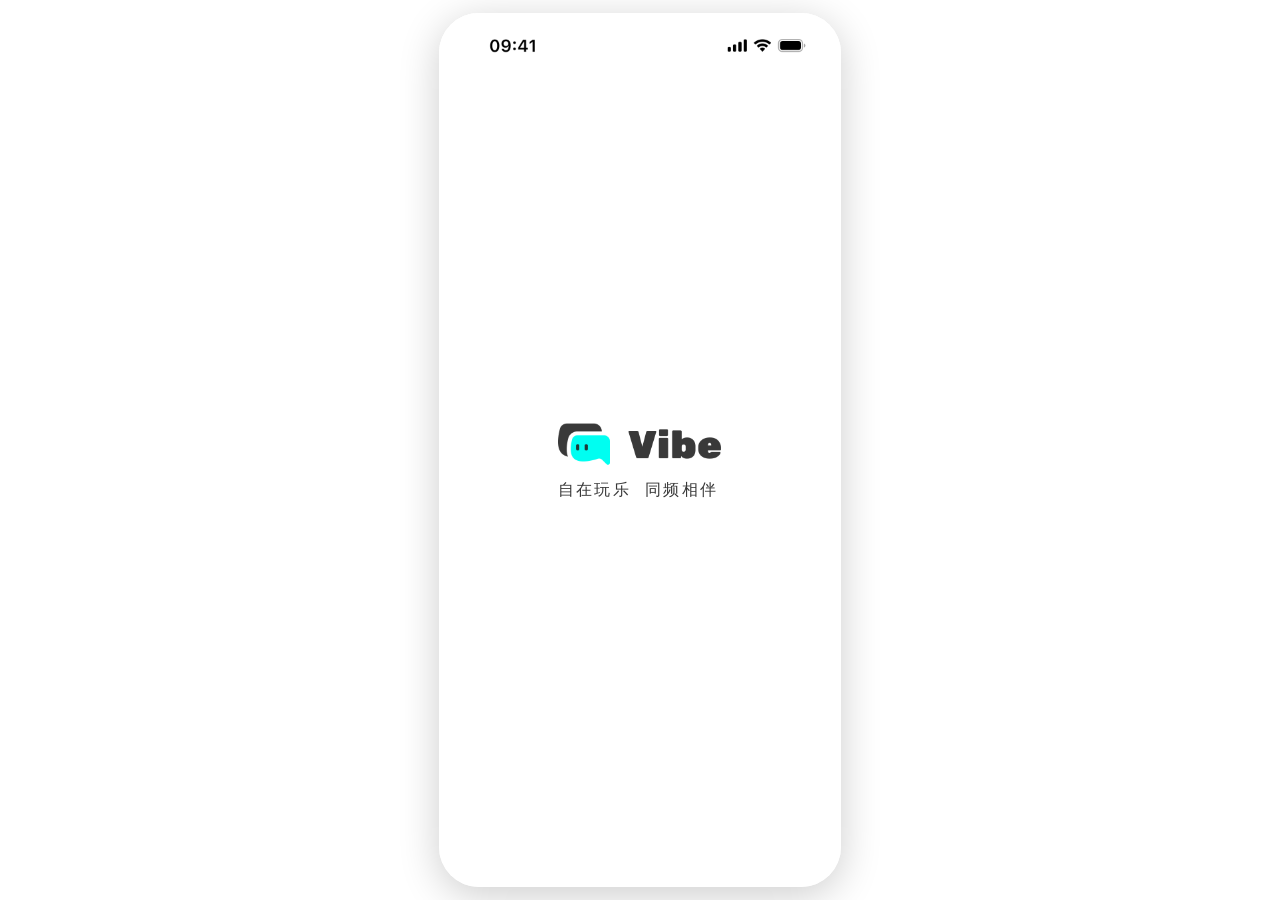
<file: index.html>
<!DOCTYPE html>
<html lang="zh-CN">
<head>
  <meta charset="UTF-8">
  <meta name="viewport" content="width=device-width, initial-scale=1.0, maximum-scale=1.0, user-scalable=no, viewport-fit=cover, interactive-widget=resizes-content">
  <title>Vibe</title>
  <meta name="format-detection" content="telephone=no">
  <meta http-equiv="refresh" content="0;url=pages/splash.html">
</head>
<body>
  <script>
    if ('serviceWorker' in navigator) {
      navigator.serviceWorker.getRegistrations().then(function (registrations) {
        registrations.forEach(function (registration) {
          registration.unregister();
        });
      });
    }
  </script>
</body>
</html>
</file>
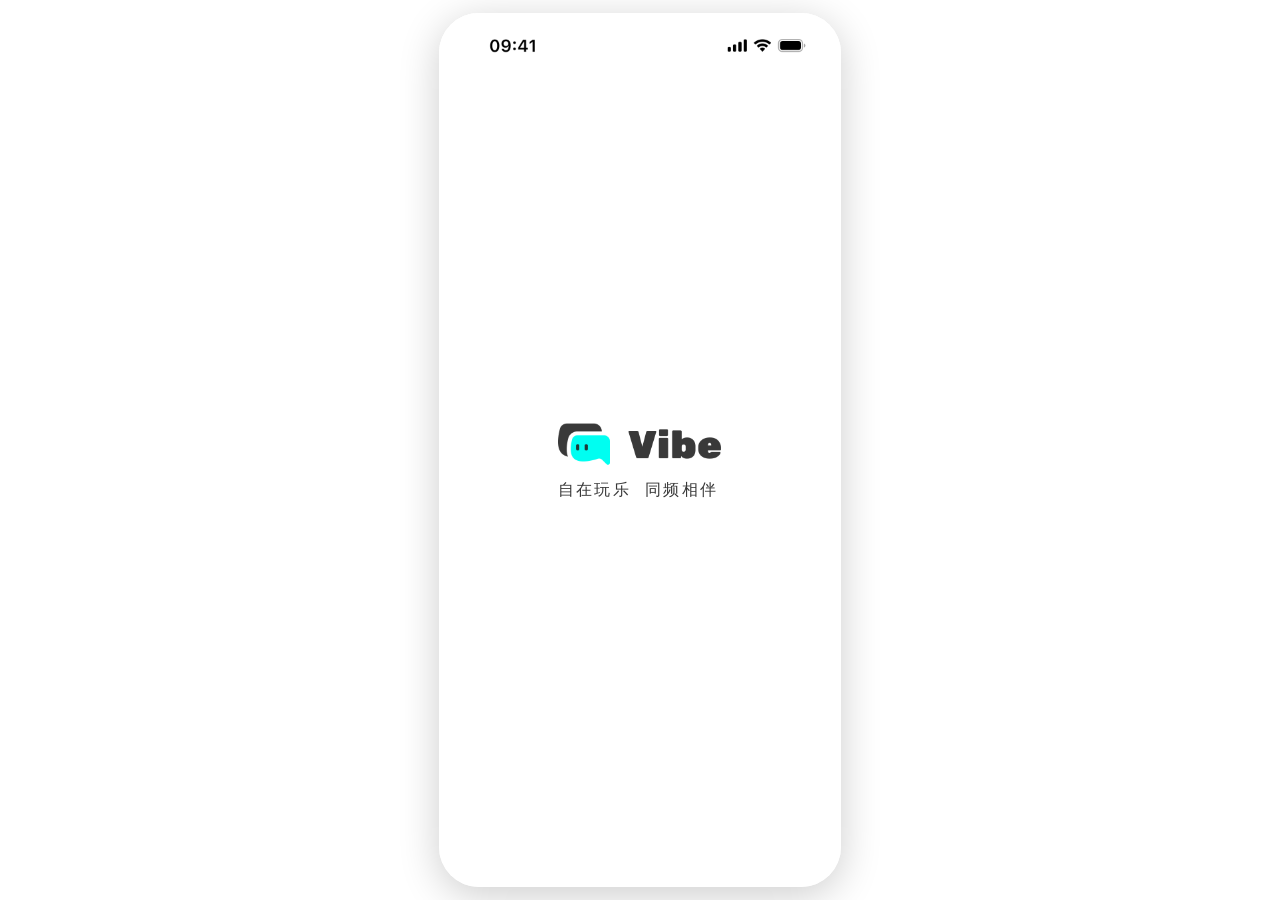
<file: pages/chat.html>
<!DOCTYPE html>
<html lang="zh-CN">
<head>
  <meta charset="UTF-8">
  <meta name="viewport" content="width=device-width, initial-scale=1.0, maximum-scale=1.0, user-scalable=no, viewport-fit=cover, interactive-widget=resizes-content">
  <title>聊天 - Vibe</title>
  <link rel="stylesheet" href="../css/base/variables.css">
  <link rel="stylesheet" href="../css/base/reset.css">
  <link rel="stylesheet" href="../css/base/typography.css">
  <link rel="stylesheet" href="../css/components/status-bar.css">
  <link rel="stylesheet" href="../css/components/nav-bar.css">
  <style>
    * { box-sizing: border-box; }
    .phone-frame { width: 402px; height: 889px; margin: 0 auto; background: linear-gradient(180deg, rgba(0, 255, 246, 0.2) 8%, rgba(121, 255, 250, 0.4) 15%, #ffffff 28%); display: flex; flex-direction: column; overflow: hidden; position: relative; }
    .page { flex: 1; display: flex; flex-direction: column; overflow: hidden; background: transparent; }

    /* Header gradient */
    .chat-header { background: transparent; flex-shrink: 0; }

    /* Status bar - black text on light header */
    .status-bar { display: flex; align-items: center; justify-content: space-between; padding: 14px 20px 0; height: 44px; }
    .status-bar__time { font-size: 15px; font-weight: 600; color: #111; }
    .status-bar__indicators { display: flex; align-items: center; gap: 6px; }

    /* Title row */
    .chat-title-row { display: flex; align-items: center; justify-content: space-between; padding: 3px 16px 12px; }
    .chat-title-left { display: flex; align-items: center; gap: 4px; position: relative; }
    .chat-title-star { width: 8px; height: 8px; position: absolute; top: -4px; left: -4px; }
    .chat-title-text { font-family: 'YouSheBiaoTiHei', sans-serif; font-size: 24px; color: #111; }
    .chat-title-actions { display: flex; align-items: center; gap: 16px; }
    .chat-title-actions svg { cursor: pointer; }

    /* Friend scroll */
    .friends-scroll { margin-top: 19px; padding: 0 12px 14px; display: flex; gap: 11px; overflow-x: auto; -webkit-overflow-scrolling: touch; }
    .friends-scroll::-webkit-scrollbar { display: none; }
    .friend-item { width: 78px; display: flex; flex-direction: column; align-items: center; gap: 5px; flex-shrink: 0; cursor: pointer; }
    .friend-avatar-wrap { position: relative; width: 68px; height: 67.4px; }
    .friend-avatar { width: 67.4px; height: 67.4px; border-radius: 50%; object-fit: cover; background: #ddd; }
    .friend-online-dot { position: absolute; right: 0; bottom: 0; width: 20px; height: 20px; border-radius: 50%; background: #00FF44; border: 4px solid #fff; }
    .friend-name-row { width: 78px; height: 24px; display: flex; align-items: center; justify-content: center; gap: 2px; }
    .friend-name { font-size: 13px; font-weight: 500; font-family: "PingFang SC", sans-serif; color: #111; white-space: nowrap; line-height: normal; }
    /* Gender icons inline */

    /* Chat list */
    .page-body { flex: 1; overflow-y: auto; -webkit-overflow-scrolling: touch; }
    .page-body::-webkit-scrollbar { display: none; }

    .chat-list { padding: 8px 0; }
    .chat-item { display: flex; align-items: center; gap: 12px; padding: 10px 56px 10px 16px; cursor: pointer; -webkit-tap-highlight-color: transparent; position: relative; }
    .chat-item + .chat-item::before { content: ''; position: absolute; left: 84px; right: 0; top: 0; height: 0; border-top: 0.2px solid rgba(34, 34, 34, 0.05); opacity: 1; }
    .chat-item:last-child::after { content: ''; position: absolute; left: 84px; right: 0; bottom: 0; height: 0; border-top: 0.2px solid rgba(34, 34, 34, 0.05); opacity: 1; }
    .chat-item:active { background: rgba(0,0,0,0.04); }
    .chat-avatar-wrap { position: relative; flex-shrink: 0; }
    .chat-avatar { width: 55px; height: 55px; border-radius: 50%; object-fit: cover; background: #e0e0e0; }
    .chat-online-dot { position: absolute; right: -2px; bottom: 0; width: 20px; height: 20px; border-radius: 50%; background: #00FF44; border: 4px solid #fff; }
    .chat-badge { position: absolute; right: 16px; top: 42px; width: 16px; height: 16px; background: #fa2b52; border-radius: 8px; color: #fff; font-size: 11px; font-weight: 700; display: flex; align-items: center; justify-content: center; padding: 0; }
    .chat-item-body { flex: 1; min-width: 0; padding-right: 0; }
    .chat-item-top { display: flex; align-items: center; justify-content: space-between; margin-bottom: 5px; }
    .chat-item-name { font-family: "PingFang SC", sans-serif; font-size: 16px; font-weight: 600; color: #111; line-height: 22px; }
    .chat-item-time { position: absolute; right: 16px; top: 17px; width: 30px; height: 15px; line-height: 15px; text-align: right; font-size: 11px; color: #bbb; flex-shrink: 0; }
    .chat-item-preview { font-family: "PingFang SC", sans-serif; font-size: 14px; font-weight: 400; line-height: 20px; color: rgba(34, 34, 34, 0.5); white-space: nowrap; overflow: hidden; text-overflow: ellipsis; max-width: 264px; }
    .chat-item-preview.unread { color: rgba(34, 34, 34, 0.5); }

    .nav-bar { border-top: none; }
  </style>
</head>
<body>
  <div class="phone-frame">
    <div class="page">
      <div class="chat-header">
        <!-- Status bar -->
        <div class="status-bar status-bar--use-header-image">
          <span class="status-bar__time">09:41</span>
          <div class="status-bar__indicators">
            <svg width="19" height="12" viewBox="0 0 20 12" fill="none"><rect x="0" y="7" width="3" height="5" rx="0.5" fill="black"/><rect x="4.5" y="5" width="3" height="7" rx="0.5" fill="black"/><rect x="9" y="3" width="3" height="9" rx="0.5" fill="black"/><rect x="13.5" y="1" width="3" height="11" rx="0.5" fill="black"/></svg>
            <svg width="17" height="12" viewBox="0 0 17 12" fill="none"><circle cx="8.5" cy="10.5" r="1.5" fill="black"/><path d="M5 7.5C6.1 6.4 7.2 5.9 8.5 5.9s2.4 0.5 3.5 1.6" stroke="black" stroke-width="1.4" stroke-linecap="round" fill="none"/><path d="M2.5 5C4.3 3.2 6.3 2.3 8.5 2.3s4.2 0.9 6 2.7" stroke="black" stroke-width="1.4" stroke-linecap="round" fill="none"/></svg>
            <svg width="27" height="13" viewBox="0 0 27 13" fill="none"><rect x="0.5" y="0.5" width="22" height="12" rx="3.5" stroke="black" stroke-opacity="0.35"/><rect x="2" y="2" width="17" height="9" rx="2" fill="black"/><path d="M24 4v5a2.5 2.5 0 000-5z" fill="black" fill-opacity="0.4"/></svg>
          </div>
        </div>

        <!-- Title row -->
        <div class="chat-title-row">
          <div class="chat-title-left">
            <span class="chat-title-text">聊天</span>
          </div>
          <div class="chat-title-actions">
            <svg width="22" height="22" viewBox="0 0 22 22" fill="none"><circle cx="10" cy="10" r="7" stroke="#222" stroke-width="1.8"/><path d="M16 16l4 4" stroke="#222" stroke-width="1.8" stroke-linecap="round"/></svg>
            <svg width="22" height="22" viewBox="0 0 22 22" fill="none"><circle cx="11" cy="11" r="9" stroke="#222" stroke-width="1.8"/><line x1="11" y1="7" x2="11" y2="15" stroke="#222" stroke-width="1.8" stroke-linecap="round"/><line x1="7" y1="11" x2="15" y2="11" stroke="#222" stroke-width="1.8" stroke-linecap="round"/></svg>
          </div>
        </div>

        <!-- Friend scroll (online friends) -->
        <div class="friends-scroll">
          <div class="friend-item">
            <div class="friend-avatar-wrap">
              <img class="friend-avatar" src="../assets/images/friend_cuipi.jpg" alt="脆皮">
              <div class="friend-online-dot"></div>
            </div>
            <div class="friend-name-row">
              <span class="friend-name">脆皮贩售机</span>
            </div>
          </div>
          <div class="friend-item">
            <div class="friend-avatar-wrap">
              <img class="friend-avatar" src="../assets/images/friend_douhua.jpg" alt="豆花">
              <div class="friend-online-dot"></div>
            </div>
            <div class="friend-name-row">
              <span class="friend-name">想吃豆花</span>
            </div>
          </div>
          <div class="friend-item">
            <div class="friend-avatar-wrap">
              <img class="friend-avatar" src="../assets/images/friend_luc.jpg" alt="Luc">
              <div class="friend-online-dot"></div>
            </div>
            <div class="friend-name-row">
              <span class="friend-name">Luc</span>
            </div>
          </div>
          <div class="friend-item">
            <div class="friend-avatar-wrap">
              <img class="friend-avatar" src="../assets/images/friend_liangshuf.jpg" alt="凉薯粉">
            </div>
            <div class="friend-name-row">
              <span class="friend-name">凉薯粉</span>
            </div>
          </div>
          <div class="friend-item">
            <div class="friend-avatar-wrap">
              <img class="friend-avatar" src="../assets/images/friend_erfen.jpg" alt="二分">
            </div>
            <div class="friend-name-row">
              <span class="friend-name">二分大佬</span>
            </div>
          </div>
        </div>

      </div>

      <!-- Chat list -->
      <div class="page-body">
        <div class="chat-list">

          <div class="chat-item">
            <div class="chat-avatar-wrap">
              <img class="chat-avatar" src="../assets/images/Vibe头像.png" alt="Vibe小助手">
              <div class="chat-online-dot"></div>
            </div>
            <div class="chat-item-body">
              <div class="chat-item-top">
                <span class="chat-item-name">Vibe小助手</span>
                <span class="chat-item-time">11:55</span>
              </div>
              <p class="chat-item-preview unread">欢迎来到Vibe！快去发现好玩的派对吧～</p>
            </div>
            <span class="chat-badge">4</span>
          </div>

          <div class="chat-item">
            <div class="chat-avatar-wrap">
              <img class="chat-avatar" src="../assets/images/friend_cuipi.jpg" alt="脆皮">
              <div class="chat-online-dot"></div>
            </div>
            <div class="chat-item-body">
              <div class="chat-item-top">
                <span class="chat-item-name">脆皮贩售机</span>
                <span class="chat-item-time">11:32</span>
              </div>
              <p class="chat-item-preview unread">等会再来一把？</p>
            </div>
            <span class="chat-badge">1</span>
          </div>

          <div class="chat-item">
            <div class="chat-avatar-wrap">
              <img class="chat-avatar" src="../assets/images/friend_douhua.jpg" alt="豆花">
              <div class="chat-online-dot"></div>
            </div>
            <div class="chat-item-body">
              <div class="chat-item-top">
                <span class="chat-item-name">想吃豆花</span>
                <span class="chat-item-time">11:20</span>
              </div>
              <p class="chat-item-preview unread">我想等会去玩那个新上的游戏</p>
            </div>
            <span class="chat-badge">2</span>
          </div>

          <div class="chat-item">
            <div class="chat-avatar-wrap">
              <img class="chat-avatar" src="../assets/images/friend_luc.jpg" alt="Luc">
              <div class="chat-online-dot"></div>
            </div>
            <div class="chat-item-body">
              <div class="chat-item-top">
                <span class="chat-item-name">Luc</span>
                <span class="chat-item-time">10:58</span>
              </div>
              <p class="chat-item-preview">已读 · 哎呀</p>
            </div>
          </div>

          <div class="chat-item">
            <div class="chat-avatar-wrap">
              <img class="chat-avatar" src="../assets/images/friend_liangshuf.jpg" alt="凉薯粉">
            </div>
            <div class="chat-item-body">
              <div class="chat-item-top">
                <span class="chat-item-name">凉薯粉</span>
                <span class="chat-item-time">10:30</span>
              </div>
              <p class="chat-item-preview">[分享帖子]</p>
            </div>
          </div>

          <div class="chat-item">
            <div class="chat-avatar-wrap">
              <img class="chat-avatar" src="../assets/images/friend_erfen.jpg" alt="二分大佬">
            </div>
            <div class="chat-item-body">
              <div class="chat-item-top">
                <span class="chat-item-name">二分大佬</span>
                <span class="chat-item-time">昨天</span>
              </div>
              <p class="chat-item-preview">我先下了</p>
            </div>
          </div>

          <div class="chat-item">
            <div class="chat-avatar-wrap">
              <img class="chat-avatar" src="../assets/images/chat_avatar_ricardo.png" alt="Ricardo.">
            </div>
            <div class="chat-item-body">
              <div class="chat-item-top">
                <span class="chat-item-name">Ricardo.</span>
                <span class="chat-item-time">昨天</span>
              </div>
              <p class="chat-item-preview">在线</p>
            </div>
          </div>

        </div>
      </div>

      <!-- Nav bar -->
      <nav class="nav-bar">
        <button class="nav-bar__item" data-nav="home" type="button"><div class="nav-bar__icon-wrap"><svg class="nav-bar__home-bg" xmlns="http://www.w3.org/2000/svg" width="17" height="18" viewBox="0 0 17 18" fill="none"><path d="M0 8.29943V13.9938C0 15.1865 0 15.7832 0.220009 16.2388C0.413535 16.6395 0.72211 16.965 1.10193 17.1691C1.5333 17.401 2.09828 17.401 3.22657 17.401H12.9219C14.0502 17.401 14.6143 17.401 15.0457 17.1691C15.4255 16.965 15.7351 16.6395 15.9286 16.2388C16.1484 15.7837 16.1484 15.1879 16.1484 13.9975V8.29943C16.1484 7.73048 16.148 7.44585 16.0824 7.1811C16.0243 6.94648 15.9289 6.72446 15.7998 6.52382C15.6541 6.29742 15.4516 6.10967 15.0457 5.73502L10.2012 1.26295C9.44765 0.567342 9.07089 0.219716 8.64687 0.0874254C8.27324 -0.0291418 7.875 -0.0291418 7.50137 0.0874254C7.07767 0.219616 6.70145 0.566913 5.94905 1.26147L1.10291 5.73502C0.697048 6.10968 0.494588 6.29742 0.34891 6.52382C0.219813 6.72446 0.123685 6.94648 0.0655741 7.1811C0 7.44585 0 7.73047 0 8.29943Z" fill="url(#home-nav-grad-ch)"/><defs><linearGradient id="home-nav-grad-ch" x1="7.38776e-08" y1="5.42379" x2="8.658" y2="16.963" gradientUnits="userSpaceOnUse"><stop stop-color="#00FEF1" stop-opacity="0"/><stop offset="0.535122" stop-color="#00FEF1"/><stop offset="1" stop-color="#00F1FE"/></linearGradient></defs></svg><svg width="24" height="24" viewBox="0 0 24 24" fill="none"><path d="M8.54426 12.4361H15.4552M2.78516 16.8132V10.6533C2.78516 10.0378 2.78516 9.72994 2.85999 9.44355C2.92631 9.18975 3.03601 8.94958 3.18334 8.73254C3.3496 8.48763 3.58065 8.28454 4.04384 7.87926L9.57441 3.04C10.4331 2.28867 10.8624 1.91298 11.346 1.76999C11.7724 1.64389 12.2269 1.64389 12.6533 1.76999C13.1372 1.91309 13.5671 2.28914 14.4271 3.0416L19.9558 7.87926C20.419 8.28454 20.6502 8.48763 20.8164 8.73254C20.9638 8.94958 21.0726 9.18975 21.1389 9.44355C21.2138 9.72994 21.2143 10.0378 21.2143 10.6533V16.8172C21.2143 18.1048 21.2143 18.7494 20.9635 19.2417C20.7426 19.6751 20.3893 20.0272 19.9558 20.2481C19.4635 20.4989 18.8197 20.4989 17.532 20.4989H6.46743C5.17979 20.4989 4.53501 20.4989 4.04271 20.2481C3.60925 20.0272 3.2571 19.6751 3.03624 19.2417C2.78516 18.7489 2.78516 18.1033 2.78516 16.8132Z" stroke="#222222" stroke-width="2" stroke-linecap="round" stroke-linejoin="round"/></svg></div><span class="nav-bar__label">主页</span></button>
        <button class="nav-bar__item" data-nav="square" type="button"><div class="nav-bar__icon-wrap"><svg class="nav-bar__square-bg" xmlns="http://www.w3.org/2000/svg" width="20" height="18" viewBox="0 0 20 18" fill="none"><path d="M3.41817 1.97675C0.309024 4.61986 0.812901 8.38184 1.07572 9.88598C-0.363515 11.5546 -0.228273 13.6741 0.715634 15.1464C1.65954 16.6186 6.29929 18.7491 13.3558 13.6722C20.0624 8.847 19.6959 4.1789 18.5317 2.80689C17.6267 1.74025 16.2503 0.929622 13.5098 1.42453C12.0701 -0.137021 6.91006 -0.991729 3.41817 1.97675Z" fill="url(#sq-nav-grad-a-ch)"/><path d="M8.81691 16.6464L17.5696 11.3153C17.9402 12.1704 18.0053 14.3055 15.3007 16.005C12.5962 17.7046 9.8513 17.1408 8.81691 16.6464Z" fill="url(#sq-nav-grad-b-ch)"/><defs><linearGradient id="sq-nav-grad-a-ch" x1="-0.391576" y1="5.68445" x2="7.82353" y2="18.0214" gradientUnits="userSpaceOnUse"><stop stop-color="#00FEF1" stop-opacity="0"/><stop offset="0.535122" stop-color="#00FEF1"/><stop offset="1" stop-color="#00F1FE"/></linearGradient><linearGradient id="sq-nav-grad-b-ch" x1="11.1328" y1="15.7245" x2="13.003" y2="17.9791" gradientUnits="userSpaceOnUse"><stop stop-color="#00FEF1" stop-opacity="0"/><stop offset="0.535122" stop-color="#00FEF1"/><stop offset="1" stop-color="#00F1FE"/></linearGradient></defs></svg><svg width="25" height="24" viewBox="0 0 25 24" fill="none"><path d="M8.30566 20.8534C10.2555 21.72 14.3235 22.6502 18.4181 19.7465C22.5128 16.8428 21.9975 13.1182 21.9975 11.7532M14.1064 13.0376C14.9193 12.5905 16.8256 11.2451 17.9474 9.44044M2.30374 11.6971C2.1786 9.67018 2.40972 6.24929 5.51093 3.89228C9.06424 1.19165 13.8445 1.78322 16.0561 3.18553C16.634 3.55191 17.3008 3.82426 17.9849 3.80949C20.3676 3.75801 21.6177 4.65761 22.4503 5.75524C23.6746 7.36925 23.7995 12.6396 15.9632 17.6514C7.71806 22.9248 2.63318 20.2443 1.66262 18.5311C0.820379 17.0444 0.69272 15.0473 1.7981 13.3772C2.12905 12.8772 2.34069 12.2956 2.30374 11.6971Z" stroke="#222222" stroke-width="2" stroke-linecap="round"/></svg></div><span class="nav-bar__label">广场</span></button>
        <button class="nav-bar__item nav-bar__item--add" data-nav="add" type="button"><div class="nav-bar__add-circle"><svg width="22" height="22" viewBox="0 0 22 22" fill="none"><line x1="11" y1="4" x2="11" y2="18" stroke="#222" stroke-width="2" stroke-linecap="round"/><line x1="4" y1="11" x2="18" y2="11" stroke="#222" stroke-width="2" stroke-linecap="round"/></svg></div></button>
        <button class="nav-bar__item is-active" data-nav="chat" type="button"><div class="nav-bar__icon-wrap"><svg class="nav-bar__chat-bg" xmlns="http://www.w3.org/2000/svg" width="18" height="19" viewBox="0 0 18 19" fill="none"><path d="M3.35664 18.5662V15.259C1.53033 14.025 0 11.6585 0 8.277C0 3.59102 3.24806 0 8.81242 0C14.3768 0 17.403 4.03511 17.403 8.27723C17.403 15.3788 10.5346 16.2657 7.16579 15.911L3.35664 18.5662Z" fill="url(#chat-nav-grad-ch)"/><defs><linearGradient id="chat-nav-grad-ch" x1="-4.25756e-09" y1="5.76806" x2="9.17269" y2="18.1566" gradientUnits="userSpaceOnUse"><stop stop-color="#00FEF1" stop-opacity="0"/><stop offset="0.535122" stop-color="#00FEF1"/><stop offset="1" stop-color="#00F1FE"/></linearGradient></defs></svg><svg xmlns="http://www.w3.org/2000/svg" width="22" height="22" viewBox="0 0 22 22" fill="none"><path d="M6.70703 18.9277L8.5498 17.4639L8.6416 17.3975C8.83156 17.2736 9.05524 17.2033 9.28906 17.2021L9.40625 17.208L9.7627 17.2363C11.59 17.3562 14.1128 17.1529 16.1895 16.166C17.2833 15.6461 18.2261 14.9225 18.8965 13.9395C19.5622 12.9631 20 11.6721 20 9.94531C19.9998 5.9162 16.973 2.00019 11.1279 2C8.13383 2 5.85964 2.9057 4.34473 4.30762C2.83369 5.70604 2.00003 7.6681 2 9.94531C2 13.0532 4.02261 15.1736 6.00293 16.0771C6.42487 16.2698 6.70703 16.6925 6.70703 17.1709V18.9277ZM22 9.94531C22 12.0299 21.4648 13.7232 20.5488 15.0664C19.6373 16.4031 18.3881 17.3357 17.0479 17.9727C14.5314 19.1685 11.5952 19.3699 9.54688 19.2246L6.49121 21.6543C5.77047 22.2267 4.70717 21.7134 4.70703 20.793V17.666C2.34416 16.4086 0 13.7679 0 9.94531C3.32129e-05 7.15841 1.0326 4.64796 2.98633 2.83984C4.93649 1.03514 7.72731 0 11.1279 0C18.0714 0.000200193 21.9998 4.80548 22 9.94531Z" fill="black"/><path d="M11 8.8885C11 8.39961 11.3963 8.00328 11.8852 8.00328C12.3741 8.00328 12.7704 8.39961 12.7704 8.8885V10.589C12.7704 11.0779 12.3741 11.4742 11.8852 11.4742C11.3963 11.4742 11 11.0779 11 10.589V8.8885Z" fill="#222222"/><path d="M15.6641 8.8885C15.6641 8.39961 16.0604 8.00328 16.5493 8.00328C17.0382 8.00328 17.4345 8.39961 17.4345 8.8885V10.589C17.4345 11.0779 17.0382 11.4742 16.5493 11.4742C16.0604 11.4742 15.6641 11.0779 15.6641 10.589V8.8885Z" fill="#222222"/></svg></div><span class="nav-bar__label">聊天</span></button>
        <button class="nav-bar__item" data-nav="profile" type="button"><div class="nav-bar__icon-wrap"><svg class="nav-bar__profile-bg" xmlns="http://www.w3.org/2000/svg" width="18" height="18" viewBox="0 0 18 18" fill="none"><circle cx="8.96918" cy="8.96918" r="8.96918" fill="url(#profile-nav-grad-ch)"/><defs><linearGradient id="profile-nav-grad-ch" x1="-4.38854e-09" y1="5.57302" x2="8.68035" y2="18.0802" gradientUnits="userSpaceOnUse"><stop stop-color="#00FEF1" stop-opacity="0"/><stop offset="0.535122" stop-color="#00FEF1"/><stop offset="1" stop-color="#00F1FE"/></linearGradient></defs></svg><svg xmlns="http://www.w3.org/2000/svg" width="22" height="22" viewBox="0 0 22 22" fill="none"><path d="M5.89638 13.4949C6.48784 14.4711 8.32755 16.4235 10.9547 16.4235C13.5818 16.4235 15.4811 14.4711 16.1023 13.4949M21 11C21 16.5228 16.5228 21 11 21C5.47715 21 1 16.5228 1 11C1 5.47715 5.47715 1 11 1C16.5228 1 21 5.47715 21 11Z" stroke="#222222" stroke-width="2" stroke-linecap="round"/></svg></div><span class="nav-bar__label">我的</span></button>
      </nav>

    </div>
  </div>

  <script src="../js/utils/auth.js"></script>
  <script>Auth.guard();</script>
  <script src="../js/utils/assets.js"></script>
  <script src="../js/utils/router.js"></script>
  <script src="../js/utils/nav.js"></script>
</body>
</html>
</file>
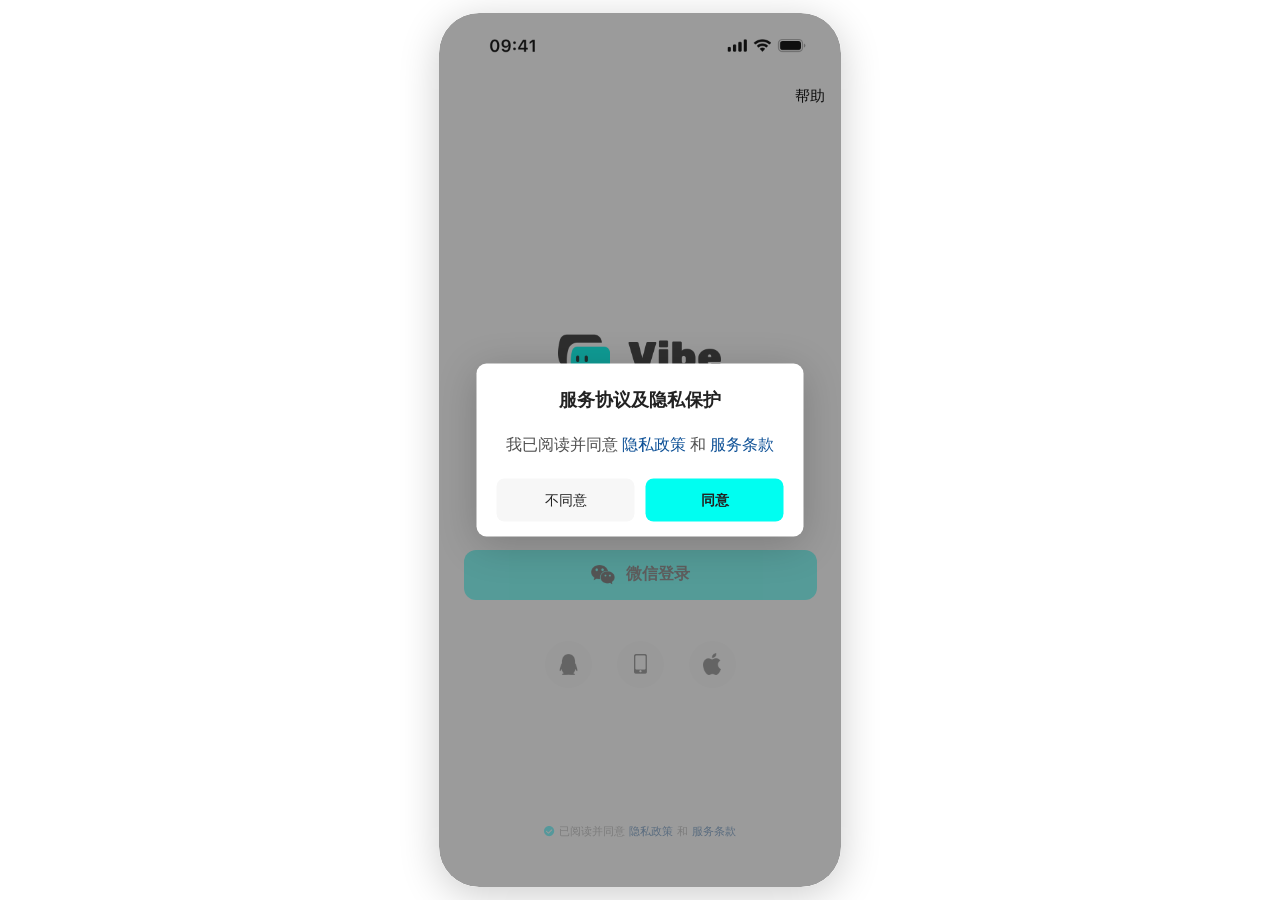
<file: pages/hint.html>
<!DOCTYPE html>
<html lang="zh-CN">
<head>
  <meta charset="UTF-8">
  <meta name="viewport" content="width=device-width, initial-scale=1.0, maximum-scale=1.0, user-scalable=no, viewport-fit=cover, interactive-widget=resizes-content">
  <title>服务协议 - Vibe</title>
  <link rel="stylesheet" href="../css/base/variables.css">
  <link rel="stylesheet" href="../css/base/reset.css">
  <link rel="stylesheet" href="../css/base/typography.css">
  <link rel="stylesheet" href="../css/components/status-bar.css">
  <link rel="stylesheet" href="../css/components/button.css">
  <link rel="stylesheet" href="../css/components/modal.css">
  <link rel="stylesheet" href="../css/components/auth-nav-help.css">
  <link rel="stylesheet" href="../css/pages/login.css">
  <link rel="stylesheet" href="../css/pages/hint.css">
</head>
<body>
  <div class="phone-frame">
    <div class="page login-page">

      <!-- Status Bar -->
      <header class="page-header">
        <div class="status-bar status-bar--use-header-image">
          <span class="status-bar__time">09:41</span>
          <div class="status-bar__indicators">
            <svg width="19" height="12" viewBox="0 0 20 12" fill="none">
              <rect x="0" y="7" width="3" height="5" rx="0.5" fill="black"/>
              <rect x="4.5" y="5" width="3" height="7" rx="0.5" fill="black"/>
              <rect x="9" y="3" width="3" height="9" rx="0.5" fill="black"/>
              <rect x="13.5" y="1" width="3" height="11" rx="0.5" fill="black"/>
              <rect x="18" y="0" width="2" height="12" rx="0.5" fill="black" opacity="0.3"/>
            </svg>
            <svg width="17" height="12" viewBox="0 0 17 12" fill="none">
              <circle cx="8.5" cy="10.5" r="1.5" fill="black"/>
              <path d="M5 7.5C6.1 6.4 7.2 5.9 8.5 5.9s2.4 0.5 3.5 1.6" stroke="black" stroke-width="1.4" stroke-linecap="round" fill="none"/>
              <path d="M2.5 5C4.3 3.2 6.3 2.3 8.5 2.3s4.2 0.9 6 2.7" stroke="black" stroke-width="1.4" stroke-linecap="round" fill="none"/>
            </svg>
            <svg width="27" height="13" viewBox="0 0 27 13" fill="none">
              <rect x="0.5" y="0.5" width="22" height="12" rx="3.5" stroke="black" stroke-opacity="0.35"/>
              <rect x="2" y="2" width="17" height="9" rx="2" fill="black"/>
              <path d="M24 4v5a2.5 2.5 0 000-5z" fill="black" fill-opacity="0.4"/>
            </svg>
          </div>
        </div>
      </header>

      <!-- Login page background (same as login.html, dimmed) -->
      <div class="page-body">
        <div class="login-help">
          <a href="#">帮助</a>
        </div>
        <div class="login-brand">
          <img class="login-brand__logo" data-asset="hint_vibe_logo" alt="Vibe">
          <p class="login-brand__tagline">自在玩乐&nbsp;&nbsp;同频相伴</p>
        </div>
        <div class="login-actions">
          <button class="login-wechat" type="button" style="opacity:.5;pointer-events:none">
            <img class="login-wechat__icon" data-asset="hint_wechat_mask" alt="">
            <span class="login-wechat__text">微信登录</span>
          </button>
          <div class="login-socials" style="opacity:.5;pointer-events:none">
            <button class="btn btn--social" type="button">
              <img style="width:25px;height:25px;object-fit:contain" data-asset="hint_qq" alt="QQ">
            </button>
            <button class="btn btn--social" type="button">
              <img style="width:13px;height:21px;object-fit:contain" data-asset="hint_phone" alt="手机">
            </button>
            <button class="btn btn--social" type="button">
              <img style="width:22px;height:22px;object-fit:contain" data-asset="hint_apple" alt="Apple">
            </button>
          </div>
        </div>
        <div class="login-terms" style="opacity:.5">
          <img class="login-terms__checkbox" data-asset="hint_checked" alt="checked">
          <span class="login-terms__text">已阅读并同意</span>
          <span class="login-terms__link">隐私政策</span>
          <span class="login-terms__text">和</span>
          <span class="login-terms__link">服务条款</span>
        </div>
      </div>

    </div>

    <!-- 遮罩与弹窗放在 phone-frame 内、.page 外，避免与 page-header 的 z-index 层叠错乱，整块屏幕（含顶栏）一起压暗 -->
    <div class="hint-overlay" aria-hidden="true"></div>

    <div class="modal" role="dialog" aria-modal="true" aria-labelledby="modal-title">
      <p class="modal__title" id="modal-title">服务协议及隐私保护</p>
      <div class="modal__body">
        <span style="color:rgba(34,34,34,0.8)">我已阅读并同意</span>
        <span style="color:var(--c-link);cursor:pointer">隐私政策</span>
        <span style="color:rgba(34,34,34,0.8)">和</span>
        <span style="color:var(--c-link);cursor:pointer">服务条款</span>
      </div>
      <div class="modal__actions">
        <button class="modal__btn modal__btn--cancel" id="modal-cancel" type="button">不同意</button>
        <button class="modal__btn modal__btn--confirm" id="modal-confirm" type="button">同意</button>
      </div>
    </div>
  </div>

  <script src="../js/utils/auth.js"></script>
  <script src="../js/utils/assets.js"></script>
  <script src="../js/utils/router.js"></script>
  <script src="../js/pages/hint.js"></script>
</body>
</html>
</file>
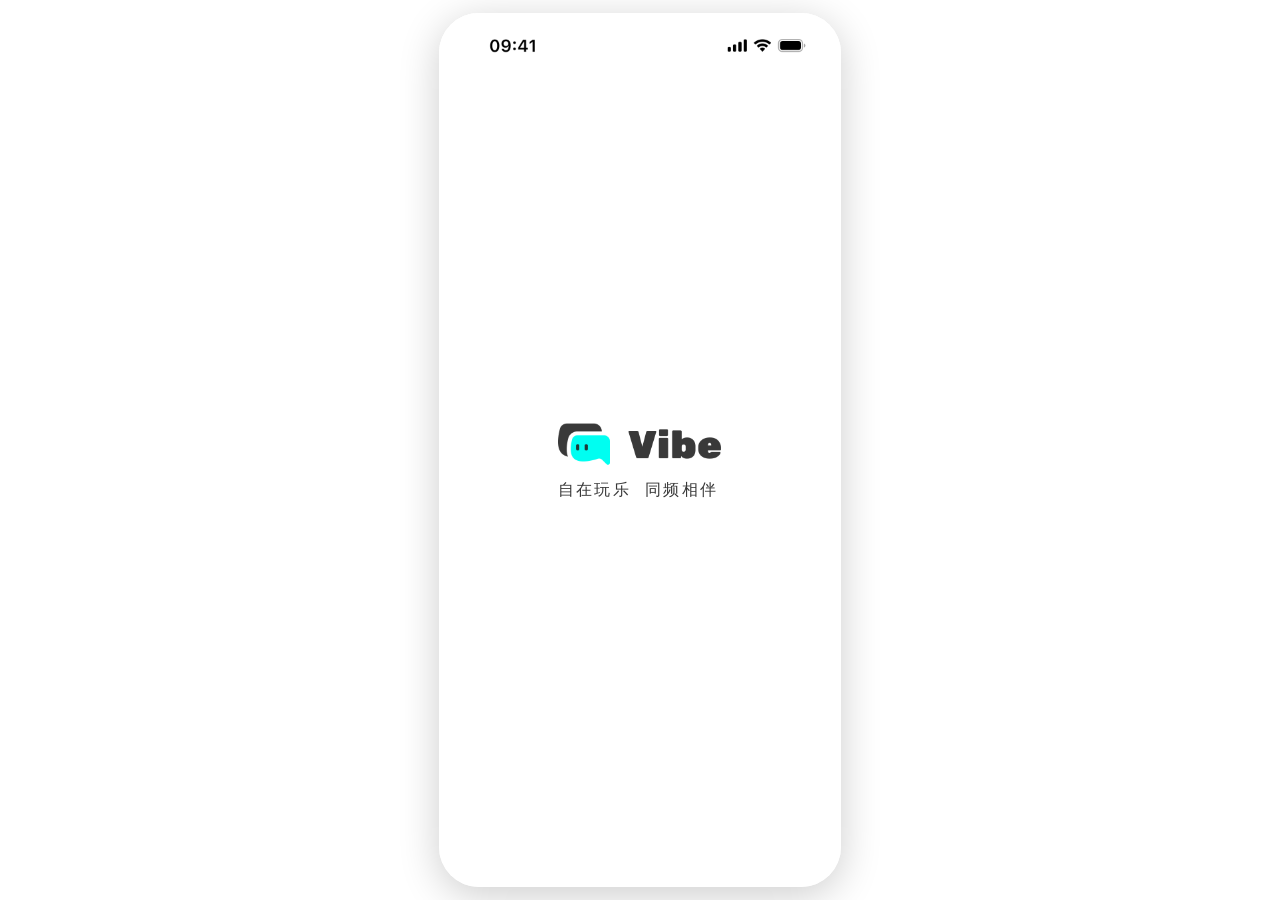
<file: pages/home.html>
<!DOCTYPE html>
<html lang="zh-CN">
<head>
  <meta charset="UTF-8">
  <meta name="viewport" content="width=device-width, initial-scale=1.0, maximum-scale=1.0, user-scalable=no, viewport-fit=cover, interactive-widget=resizes-content">
  <title>主页 - Vibe</title>
  <link rel="stylesheet" href="../css/base/variables.css">
  <link rel="stylesheet" href="../css/base/reset.css">
  <link rel="stylesheet" href="../css/base/typography.css">
  <link rel="stylesheet" href="../css/components/status-bar.css">
  <link rel="stylesheet" href="../css/components/nav-bar.css">
  <link rel="stylesheet" href="../css/components/button.css">
  <link rel="stylesheet" href="../css/components/card.css">
  <link rel="stylesheet" href="../css/components/input.css">
  <link rel="stylesheet" href="../css/components/avatar.css">
  <link rel="stylesheet" href="../css/pages/home.css">
</head>
<body>
  <div class="phone-frame">
    <div class="page home-page">

      <!-- ── Status Bar ── -->
      <header class="page-header">
        <div class="status-bar status-bar--use-header-image">
          <span class="status-bar__time">09:41</span>
          <div class="status-bar__indicators">
            <svg width="19" height="12" viewBox="0 0 20 12" fill="none">
              <rect x="0" y="7" width="3" height="5" rx="0.5" fill="black"/>
              <rect x="4.5" y="5" width="3" height="7" rx="0.5" fill="black"/>
              <rect x="9" y="3" width="3" height="9" rx="0.5" fill="black"/>
              <rect x="13.5" y="1" width="3" height="11" rx="0.5" fill="black"/>
              <rect x="18" y="0" width="2" height="12" rx="0.5" fill="black" opacity="0.3"/>
            </svg>
            <svg width="17" height="12" viewBox="0 0 17 12" fill="none">
              <circle cx="8.5" cy="10.5" r="1.5" fill="black"/>
              <path d="M5 7.5C6.1 6.4 7.2 5.9 8.5 5.9s2.4 0.5 3.5 1.6" stroke="black" stroke-width="1.4" stroke-linecap="round" fill="none"/>
              <path d="M2.5 5C4.3 3.2 6.3 2.3 8.5 2.3s4.2 0.9 6 2.7" stroke="black" stroke-width="1.4" stroke-linecap="round" fill="none"/>
            </svg>
            <svg width="27" height="13" viewBox="0 0 27 13" fill="none">
              <rect x="0.5" y="0.5" width="22" height="12" rx="3.5" stroke="black" stroke-opacity="0.35"/>
              <rect x="2" y="2" width="17" height="9" rx="2" fill="black"/>
              <path d="M24 4v5a2.5 2.5 0 000-5z" fill="black" fill-opacity="0.4"/>
            </svg>
          </div>
        </div>

        <!-- App header: logo + search -->
        <div class="app-header">
          <img class="app-header__logo" data-asset="home_vibe_logo" alt="Vibe">
          <div class="search-bar" style="flex:1; max-width:240px">
            <span class="search-bar__placeholder">查找房间 / 游戏 / 好友</span>
            <!-- Search icon -->
            <svg width="20" height="20" viewBox="0 0 20 20" fill="none" style="flex-shrink:0">
              <circle cx="9" cy="9" r="6" stroke="#c4c5c7" stroke-width="1.5"/>
              <path d="M13.5 13.5L17 17" stroke="#c4c5c7" stroke-width="1.5" stroke-linecap="round"/>
            </svg>
          </div>
        </div>
      </header>

      <!-- ── Scrollable content ── -->
      <main class="page-body">

        <!-- ── Section: 好友在玩 ── -->
        <section class="friends-section" style="margin-top:3px">
          <div class="section-heading" style="padding:0 8px 0 0">
            <div class="section-heading__title">
              <img class="section-heading__title-image" src="../assets/images/好友在玩.png" alt="好友在玩">
            </div>
          </div>

          <div class="friends-scroll">
            <!-- Friend 1: 脆皮贩售机 (online green dot, 约玩) -->
            <div class="friend-card">
              <div class="friend-card__avatar-wrap">
                <img class="friend-card__avatar" data-asset="friend_cuipi" alt="脆皮贩售机">
                <span class="friend-card__status-dot" style="background:#4ADE80"></span>
              </div>
              <div class="friend-card__name-row">
                <span class="friend-card__name">脆皮贩售机</span>
                <img class="friend-card__gender" src="../assets/images/女.png" alt="女">
              </div>
              <div class="friend-card__game-row">
                <!-- game controller icon -->
                <svg class="friend-card__game-icon" viewBox="0 0 14 12" fill="none">
                  <rect x="1" y="3" width="12" height="7" rx="3.5" fill="#00fef1"/>
                  <line x1="4" y1="6" x2="4" y2="8" stroke="white" stroke-width="1.2" stroke-linecap="round"/>
                  <line x1="3" y1="7" x2="5" y2="7" stroke="white" stroke-width="1.2" stroke-linecap="round"/>
                  <circle cx="9.5" cy="6.5" r="0.8" fill="white"/>
                  <circle cx="11" cy="7.5" r="0.8" fill="white"/>
                </svg>
                <span class="friend-card__game-name">狼人杀</span>
              </div>
              <button class="btn btn--tag">约玩</button>
            </div>

            <!-- Friend 2: 想吃豆花 (online, 加入) -->
            <div class="friend-card">
              <div class="friend-card__avatar-wrap">
                <img class="friend-card__avatar" data-asset="friend_douhua" alt="想吃豆花">
                <span class="friend-card__status-dot" style="background:#4ADE80"></span>
              </div>
              <div class="friend-card__name-row">
                <span class="friend-card__name">想吃豆花</span>
                <img class="friend-card__gender" src="../assets/images/女.png" alt="女">
              </div>
              <div class="friend-card__game-row">
                <svg class="friend-card__game-icon" viewBox="0 0 14 12" fill="none">
                  <rect x="1" y="3" width="12" height="7" rx="3.5" fill="#00fef1"/>
                  <line x1="4" y1="6" x2="4" y2="8" stroke="white" stroke-width="1.2" stroke-linecap="round"/>
                  <line x1="3" y1="7" x2="5" y2="7" stroke="white" stroke-width="1.2" stroke-linecap="round"/>
                  <circle cx="9.5" cy="6.5" r="0.8" fill="white"/>
                  <circle cx="11" cy="7.5" r="0.8" fill="white"/>
                </svg>
                <span class="friend-card__game-name">合成大西瓜</span>
              </div>
              <button class="btn btn--tag">加入</button>
            </div>

            <!-- Friend 3: Luc (online, 加入) -->
            <div class="friend-card">
              <div class="friend-card__avatar-wrap">
                <img class="friend-card__avatar" data-asset="friend_luc" alt="Luc">
                <span class="friend-card__status-dot" style="background:#4ADE80"></span>
              </div>
              <div class="friend-card__name-row">
                <span class="friend-card__name">Luc</span>
                <img class="friend-card__gender" src="../assets/images/女.png" alt="女">
              </div>
              <div class="friend-card__game-row">
                <svg class="friend-card__game-icon" viewBox="0 0 14 12" fill="none">
                  <rect x="1" y="3" width="12" height="7" rx="3.5" fill="#00fef1"/>
                  <line x1="4" y1="6" x2="4" y2="8" stroke="white" stroke-width="1.2" stroke-linecap="round"/>
                  <line x1="3" y1="7" x2="5" y2="7" stroke="white" stroke-width="1.2" stroke-linecap="round"/>
                  <circle cx="9.5" cy="6.5" r="0.8" fill="white"/>
                  <circle cx="11" cy="7.5" r="0.8" fill="white"/>
                </svg>
                <span class="friend-card__game-name">消星星</span>
              </div>
              <button class="btn btn--tag">加入</button>
            </div>

            <!-- Friend 4: 凉薯粉 (no dot = busy/offline) -->
            <div class="friend-card">
              <div class="friend-card__avatar-wrap">
                <img class="friend-card__avatar" data-asset="friend_liangshuf" alt="凉薯粉">
                <!-- no status dot -->
              </div>
              <div class="friend-card__name-row">
                <span class="friend-card__name">凉薯粉</span>
                <img class="friend-card__gender" src="../assets/images/男.png" alt="男">
              </div>
              <div class="friend-card__game-row">
                <svg class="friend-card__game-icon" viewBox="0 0 14 12" fill="none">
                  <rect x="1" y="3" width="12" height="7" rx="3.5" fill="#00fef1"/>
                  <line x1="4" y1="6" x2="4" y2="8" stroke="white" stroke-width="1.2" stroke-linecap="round"/>
                  <line x1="3" y1="7" x2="5" y2="7" stroke="white" stroke-width="1.2" stroke-linecap="round"/>
                  <circle cx="9.5" cy="6.5" r="0.8" fill="white"/>
                  <circle cx="11" cy="7.5" r="0.8" fill="white"/>
                </svg>
                <span class="friend-card__game-name">牛了个牛</span>
              </div>
              <button class="btn btn--tag-dark">留言</button>
            </div>

            <!-- Friend 5: 二分大佬 (online, 留言) -->
            <div class="friend-card">
              <div class="friend-card__avatar-wrap">
                <img class="friend-card__avatar" data-asset="friend_erfen" alt="二分大佬">
              </div>
              <div class="friend-card__name-row">
                <span class="friend-card__name">二分大佬</span>
                <img class="friend-card__gender" src="../assets/images/男.png" alt="男">
              </div>
              <div class="friend-card__game-row">
                <svg class="friend-card__game-icon" viewBox="0 0 14 12" fill="none">
                  <rect x="1" y="3" width="12" height="7" rx="3.5" fill="#00fef1"/>
                  <line x1="4" y1="6" x2="4" y2="8" stroke="white" stroke-width="1.2" stroke-linecap="round"/>
                  <line x1="3" y1="7" x2="5" y2="7" stroke="white" stroke-width="1.2" stroke-linecap="round"/>
                  <circle cx="9.5" cy="6.5" r="0.8" fill="white"/>
                  <circle cx="11" cy="7.5" r="0.8" fill="white"/>
                </svg>
                <span class="friend-card__game-name">你画我猜</span>
              </div>
              <button class="btn btn--tag-dark">留言</button>
            </div>
          </div><!-- .friends-scroll -->
        </section>

        <!-- ── Section: 游戏推荐 ── -->
        <section class="games-section">
          <div class="section-heading">
            <div class="section-heading__title">
              <img class="section-heading__title-image" src="../assets/images/游戏推荐.png" alt="游戏推荐">
            </div>
            <a class="section-heading__more" href="party-game.html">
              更多
              <svg width="13" height="13" viewBox="0 0 13 13" fill="none">
                <path d="M4.87508 2.70829L8.66675 6.49996L4.87508 10.2916" stroke="black" stroke-width="1.5" stroke-linecap="round" stroke-linejoin="round"/>
              </svg>
            </a>
          </div>

          <!-- Irregular card grid -->
          <div class="game-cards-grid">
            <!-- 你画我猜 — left, spans 2 rows -->
            <button class="game-card game-card--doodle" type="button" aria-label="你画我猜">
              <img class="game-card__full-image" src="../assets/images/你画我猜.png" alt="你画我猜">
            </button>

            <!-- 拆弹蛙 — top right -->
            <button class="game-card game-card--bomb" type="button" aria-label="拆弹蛙">
              <img class="game-card__full-image" src="../assets/images/拆弹蛙.png" alt="拆弹蛙">
            </button>

            <!-- 合成大西瓜 — bottom right -->
            <button class="game-card game-card--watermelon" type="button" aria-label="合成大西瓜">
              <img class="game-card__full-image" src="../assets/images/合成大西瓜.png" alt="合成大西瓜">
            </button>
          </div><!-- .game-cards-grid -->
        </section>

        <!-- ── Section: 发现派对 ── -->
        <section class="parties-section">
          <div class="section-heading">
            <div class="section-heading__title">
              <img class="section-heading__title-image" src="../assets/images/发现派对.png" alt="发现派对">
            </div>
            <a class="section-heading__more" href="party-game.html">
              更多
              <svg width="13" height="13" viewBox="0 0 13 13" fill="none">
                <path d="M4.87508 2.70829L8.66675 6.49996L4.87508 10.2916" stroke="black" stroke-width="1.5" stroke-linecap="round" stroke-linejoin="round"/>
              </svg>
            </a>
          </div>

          <div class="parties-grid">
            <!-- Party card 1 -->
            <div class="party-card">
              <div class="party-card__image-wrap">
                <img data-asset="party_img1" alt="走过路过不要错过">
                <div class="party-card__gradient"></div>
                <div class="party-card__stats">
                  <div style="display:flex;gap:10px;align-items:center">
                    <div class="party-card__stat">
                      <!-- eye icon -->
                      <svg class="party-card__eye-icon" viewBox="0 0 20 20" fill="none" xmlns="http://www.w3.org/2000/svg">
                        <circle cx="9.99996" cy="9.99996" r="2.83333" stroke="white"/>
                        <path d="M16.6798 8.93999C17.0712 9.4024 17.2669 9.63361 17.2669 10C17.2669 10.3664 17.0712 10.5976 16.6798 11.06C15.4376 12.5277 12.9127 15 10 15C7.08732 15 4.56244 12.5277 3.32019 11.06C2.9288 10.5976 2.7331 10.3664 2.7331 10C2.7331 9.63361 2.9288 9.4024 3.32019 8.93999C4.56244 7.47233 7.08732 5 10 5C12.9127 5 15.4376 7.47233 16.6798 8.93999Z" stroke="white"/>
                      </svg>
                      <span class="party-card__stat-num">273</span>
                    </div>
                    <div class="party-card__stat">
                      <svg class="party-card__thumb-icon" viewBox="0 0 14 13" fill="none" xmlns="http://www.w3.org/2000/svg">
                        <path d="M3.16675 5.08072L5.5268 1.02072C5.61826 0.86025 5.74679 0.72801 5.89985 0.636881C6.05291 0.545752 6.22529 0.498843 6.40021 0.500722V0.500722C6.53796 0.495371 6.67532 0.519795 6.80416 0.572549C6.93299 0.625304 7.0507 0.70532 7.15031 0.807868C7.24992 0.910415 7.32943 1.03341 7.38412 1.16959C7.43881 1.30577 7.46758 1.45237 7.46873 1.60072V4.51072H11.5477C11.6984 4.51598 11.8464 4.55552 11.9819 4.62673C12.1174 4.69795 12.2374 4.79922 12.334 4.92391C12.4305 5.04859 12.5014 5.19385 12.5421 5.35014C12.5827 5.50644 12.5922 5.67022 12.5698 5.83072L11.8265 10.9907C11.7948 11.2665 11.6706 11.5203 11.4772 11.7044C11.2839 11.8886 11.0347 11.9904 10.7765 11.9907H4.68127C4.39111 11.9919 4.10472 11.92 3.84503 11.7807L3.17604 11.4207" stroke="white" stroke-linecap="round" stroke-linejoin="round"/>
                        <path d="M3.16675 5.08081V11.3908" stroke="white" stroke-linecap="round" stroke-linejoin="round"/>
                        <path d="M0.964577 5.08069H3.16667V11.3907H0.964577C0.841364 11.3907 0.723197 11.338 0.636072 11.2442C0.548946 11.1505 0.5 11.0233 0.5 10.8907V5.58069C0.5 5.44808 0.548946 5.3209 0.636072 5.22714C0.723197 5.13337 0.841364 5.08069 0.964577 5.08069V5.08069Z" stroke="white" stroke-linecap="round" stroke-linejoin="round"/>
                      </svg>
                      <span class="party-card__stat-num">115</span>
                    </div>
                  </div>
                  <span class="party-card__tag">手工绘画</span>
                </div>
              </div>
              <div class="party-card__info">
                <div class="party-card__host">
                  <img class="party-card__host-avatar" data-asset="host1" alt="">
                  <div class="party-card__host-info">
                    <span class="party-card__title">走过路过不要错过</span>
                    <span class="party-card__username">摸鱼娃子</span>
                  </div>
                </div>
                <svg class="party-card__more" viewBox="0 0 12 12" fill="none">
                  <circle cx="6" cy="2" r="1" fill="#999"/>
                  <circle cx="6" cy="6" r="1" fill="#999"/>
                  <circle cx="6" cy="10" r="1" fill="#999"/>
                </svg>
              </div>
            </div>

            <!-- Party card 2 -->
            <div class="party-card">
              <div class="party-card__image-wrap">
                <img data-asset="party_img2" alt="一起进来听歌">
                <div class="party-card__gradient"></div>
                <div class="party-card__stats">
                  <div style="display:flex;gap:10px;align-items:center">
                    <div class="party-card__stat">
                      <svg class="party-card__eye-icon" viewBox="0 0 20 20" fill="none" xmlns="http://www.w3.org/2000/svg">
                        <circle cx="9.99996" cy="9.99996" r="2.83333" stroke="white"/>
                        <path d="M16.6798 8.93999C17.0712 9.4024 17.2669 9.63361 17.2669 10C17.2669 10.3664 17.0712 10.5976 16.6798 11.06C15.4376 12.5277 12.9127 15 10 15C7.08732 15 4.56244 12.5277 3.32019 11.06C2.9288 10.5976 2.7331 10.3664 2.7331 10C2.7331 9.63361 2.9288 9.4024 3.32019 8.93999C4.56244 7.47233 7.08732 5 10 5C12.9127 5 15.4376 7.47233 16.6798 8.93999Z" stroke="white"/>
                      </svg>
                      <span class="party-card__stat-num">500</span>
                    </div>
                    <div class="party-card__stat">
                      <svg class="party-card__thumb-icon" viewBox="0 0 14 13" fill="none" xmlns="http://www.w3.org/2000/svg">
                        <path d="M3.16675 5.08072L5.5268 1.02072C5.61826 0.86025 5.74679 0.72801 5.89985 0.636881C6.05291 0.545752 6.22529 0.498843 6.40021 0.500722V0.500722C6.53796 0.495371 6.67532 0.519795 6.80416 0.572549C6.93299 0.625304 7.0507 0.70532 7.15031 0.807868C7.24992 0.910415 7.32943 1.03341 7.38412 1.16959C7.43881 1.30577 7.46758 1.45237 7.46873 1.60072V4.51072H11.5477C11.6984 4.51598 11.8464 4.55552 11.9819 4.62673C12.1174 4.69795 12.2374 4.79922 12.334 4.92391C12.4305 5.04859 12.5014 5.19385 12.5421 5.35014C12.5827 5.50644 12.5922 5.67022 12.5698 5.83072L11.8265 10.9907C11.7948 11.2665 11.6706 11.5203 11.4772 11.7044C11.2839 11.8886 11.0347 11.9904 10.7765 11.9907H4.68127C4.39111 11.9919 4.10472 11.92 3.84503 11.7807L3.17604 11.4207" stroke="white" stroke-linecap="round" stroke-linejoin="round"/>
                        <path d="M3.16675 5.08081V11.3908" stroke="white" stroke-linecap="round" stroke-linejoin="round"/>
                        <path d="M0.964577 5.08069H3.16667V11.3907H0.964577C0.841364 11.3907 0.723197 11.338 0.636072 11.2442C0.548946 11.1505 0.5 11.0233 0.5 10.8907V5.58069C0.5 5.44808 0.548946 5.3209 0.636072 5.22714C0.723197 5.13337 0.841364 5.08069 0.964577 5.08069V5.08069Z" stroke="white" stroke-linecap="round" stroke-linejoin="round"/>
                      </svg>
                      <span class="party-card__stat-num">247</span>
                    </div>
                  </div>
                  <span class="party-card__tag">音乐点播</span>
                </div>
              </div>
              <div class="party-card__info">
                <div class="party-card__host">
                  <img class="party-card__host-avatar" data-asset="host2" alt="">
                  <div class="party-card__host-info">
                    <span class="party-card__title">进来一起听歌</span>
                    <span class="party-card__username">自定义便利店</span>
                  </div>
                </div>
                <svg class="party-card__more" viewBox="0 0 12 12" fill="none">
                  <circle cx="6" cy="2" r="1" fill="#999"/>
                  <circle cx="6" cy="6" r="1" fill="#999"/>
                  <circle cx="6" cy="10" r="1" fill="#999"/>
                </svg>
              </div>
            </div>

            <!-- Party card 3 -->
            <div class="party-card">
              <div class="party-card__image-wrap">
                <img data-asset="party_img3" alt="合成PK">
                <div class="party-card__gradient"></div>
                <div class="party-card__stats">
                  <div style="display:flex;gap:10px;align-items:center">
                    <div class="party-card__stat">
                      <svg class="party-card__eye-icon" viewBox="0 0 20 20" fill="none" xmlns="http://www.w3.org/2000/svg">
                        <circle cx="9.99996" cy="9.99996" r="2.83333" stroke="white"/>
                        <path d="M16.6798 8.93999C17.0712 9.4024 17.2669 9.63361 17.2669 10C17.2669 10.3664 17.0712 10.5976 16.6798 11.06C15.4376 12.5277 12.9127 15 10 15C7.08732 15 4.56244 12.5277 3.32019 11.06C2.9288 10.5976 2.7331 10.3664 2.7331 10C2.7331 9.63361 2.9288 9.4024 3.32019 8.93999C4.56244 7.47233 7.08732 5 10 5C12.9127 5 15.4376 7.47233 16.6798 8.93999Z" stroke="white"/>
                      </svg>
                      <span class="party-card__stat-num">78</span>
                    </div>
                    <div class="party-card__stat">
                      <svg class="party-card__thumb-icon" viewBox="0 0 14 13" fill="none" xmlns="http://www.w3.org/2000/svg">
                        <path d="M3.16675 5.08072L5.5268 1.02072C5.61826 0.86025 5.74679 0.72801 5.89985 0.636881C6.05291 0.545752 6.22529 0.498843 6.40021 0.500722V0.500722C6.53796 0.495371 6.67532 0.519795 6.80416 0.572549C6.93299 0.625304 7.0507 0.70532 7.15031 0.807868C7.24992 0.910415 7.32943 1.03341 7.38412 1.16959C7.43881 1.30577 7.46758 1.45237 7.46873 1.60072V4.51072H11.5477C11.6984 4.51598 11.8464 4.55552 11.9819 4.62673C12.1174 4.69795 12.2374 4.79922 12.334 4.92391C12.4305 5.04859 12.5014 5.19385 12.5421 5.35014C12.5827 5.50644 12.5922 5.67022 12.5698 5.83072L11.8265 10.9907C11.7948 11.2665 11.6706 11.5203 11.4772 11.7044C11.2839 11.8886 11.0347 11.9904 10.7765 11.9907H4.68127C4.39111 11.9919 4.10472 11.92 3.84503 11.7807L3.17604 11.4207" stroke="white" stroke-linecap="round" stroke-linejoin="round"/>
                        <path d="M3.16675 5.08081V11.3908" stroke="white" stroke-linecap="round" stroke-linejoin="round"/>
                        <path d="M0.964577 5.08069H3.16667V11.3907H0.964577C0.841364 11.3907 0.723197 11.338 0.636072 11.2442C0.548946 11.1505 0.5 11.0233 0.5 10.8907V5.58069C0.5 5.44808 0.548946 5.3209 0.636072 5.22714C0.723197 5.13337 0.841364 5.08069 0.964577 5.08069V5.08069Z" stroke="white" stroke-linecap="round" stroke-linejoin="round"/>
                      </svg>
                      <span class="party-card__stat-num">52</span>
                    </div>
                  </div>
                  <span class="party-card__tag">合成大西瓜</span>
                </div>
              </div>
              <div class="party-card__info">
                <div class="party-card__host">
                  <img class="party-card__host-avatar" data-asset="host3" alt="">
                  <div class="party-card__host-info">
                    <span class="party-card__title">合成PK</span>
                    <span class="party-card__username">叮当.</span>
                  </div>
                </div>
                <svg class="party-card__more" viewBox="0 0 12 12" fill="none">
                  <circle cx="6" cy="2" r="1" fill="#999"/>
                  <circle cx="6" cy="6" r="1" fill="#999"/>
                  <circle cx="6" cy="10" r="1" fill="#999"/>
                </svg>
              </div>
            </div>

            <!-- Party card 4 -->
            <div class="party-card">
              <div class="party-card__image-wrap">
                <img data-asset="party_img4" alt="五缺一">
                <div class="party-card__gradient"></div>
                <div class="party-card__stats">
                  <div style="display:flex;gap:10px;align-items:center">
                    <div class="party-card__stat">
                      <svg class="party-card__eye-icon" viewBox="0 0 20 20" fill="none" xmlns="http://www.w3.org/2000/svg">
                        <circle cx="9.99996" cy="9.99996" r="2.83333" stroke="white"/>
                        <path d="M16.6798 8.93999C17.0712 9.4024 17.2669 9.63361 17.2669 10C17.2669 10.3664 17.0712 10.5976 16.6798 11.06C15.4376 12.5277 12.9127 15 10 15C7.08732 15 4.56244 12.5277 3.32019 11.06C2.9288 10.5976 2.7331 10.3664 2.7331 10C2.7331 9.63361 2.9288 9.4024 3.32019 8.93999C4.56244 7.47233 7.08732 5 10 5C12.9127 5 15.4376 7.47233 16.6798 8.93999Z" stroke="white"/>
                      </svg>
                      <span class="party-card__stat-num">343</span>
                    </div>
                    <div class="party-card__stat">
                      <svg class="party-card__thumb-icon" viewBox="0 0 14 13" fill="none" xmlns="http://www.w3.org/2000/svg">
                        <path d="M3.16675 5.08072L5.5268 1.02072C5.61826 0.86025 5.74679 0.72801 5.89985 0.636881C6.05291 0.545752 6.22529 0.498843 6.40021 0.500722V0.500722C6.53796 0.495371 6.67532 0.519795 6.80416 0.572549C6.93299 0.625304 7.0507 0.70532 7.15031 0.807868C7.24992 0.910415 7.32943 1.03341 7.38412 1.16959C7.43881 1.30577 7.46758 1.45237 7.46873 1.60072V4.51072H11.5477C11.6984 4.51598 11.8464 4.55552 11.9819 4.62673C12.1174 4.69795 12.2374 4.79922 12.334 4.92391C12.4305 5.04859 12.5014 5.19385 12.5421 5.35014C12.5827 5.50644 12.5922 5.67022 12.5698 5.83072L11.8265 10.9907C11.7948 11.2665 11.6706 11.5203 11.4772 11.7044C11.2839 11.8886 11.0347 11.9904 10.7765 11.9907H4.68127C4.39111 11.9919 4.10472 11.92 3.84503 11.7807L3.17604 11.4207" stroke="white" stroke-linecap="round" stroke-linejoin="round"/>
                        <path d="M3.16675 5.08081V11.3908" stroke="white" stroke-linecap="round" stroke-linejoin="round"/>
                        <path d="M0.964577 5.08069H3.16667V11.3907H0.964577C0.841364 11.3907 0.723197 11.338 0.636072 11.2442C0.548946 11.1505 0.5 11.0233 0.5 10.8907V5.58069C0.5 5.44808 0.548946 5.3209 0.636072 5.22714C0.723197 5.13337 0.841364 5.08069 0.964577 5.08069V5.08069Z" stroke="white" stroke-linecap="round" stroke-linejoin="round"/>
                      </svg>
                      <span class="party-card__stat-num">130</span>
                    </div>
                  </div>
                  <span class="party-card__tag">拆弹蛙</span>
                </div>
              </div>
              <div class="party-card__info">
                <div class="party-card__host">
                  <img class="party-card__host-avatar" data-asset="host4" alt="">
                  <div class="party-card__host-info">
                    <span class="party-card__title">五缺一</span>
                    <span class="party-card__username">Moogo</span>
                  </div>
                </div>
                <svg class="party-card__more" viewBox="0 0 12 12" fill="none">
                  <circle cx="6" cy="2" r="1" fill="#999"/>
                  <circle cx="6" cy="6" r="1" fill="#999"/>
                  <circle cx="6" cy="10" r="1" fill="#999"/>
                </svg>
              </div>
            </div>
          </div><!-- .parties-grid -->
        </section>

      </main><!-- .page-body -->

      <!-- ── Bottom Nav Bar ── -->
      <nav class="nav-bar">
        <button class="nav-bar__item is-active" data-nav="home" type="button"><div class="nav-bar__icon-wrap"><svg class="nav-bar__home-bg" xmlns="http://www.w3.org/2000/svg" width="17" height="18" viewBox="0 0 17 18" fill="none"><path d="M0 8.29943V13.9938C0 15.1865 0 15.7832 0.220009 16.2388C0.413535 16.6395 0.72211 16.965 1.10193 17.1691C1.5333 17.401 2.09828 17.401 3.22657 17.401H12.9219C14.0502 17.401 14.6143 17.401 15.0457 17.1691C15.4255 16.965 15.7351 16.6395 15.9286 16.2388C16.1484 15.7837 16.1484 15.1879 16.1484 13.9975V8.29943C16.1484 7.73048 16.148 7.44585 16.0824 7.1811C16.0243 6.94648 15.9289 6.72446 15.7998 6.52382C15.6541 6.29742 15.4516 6.10967 15.0457 5.73502L10.2012 1.26295C9.44765 0.567342 9.07089 0.219716 8.64687 0.0874254C8.27324 -0.0291418 7.875 -0.0291418 7.50137 0.0874254C7.07767 0.219616 6.70145 0.566913 5.94905 1.26147L1.10291 5.73502C0.697048 6.10968 0.494588 6.29742 0.34891 6.52382C0.219813 6.72446 0.123685 6.94648 0.0655741 7.1811C0 7.44585 0 7.73047 0 8.29943Z" fill="url(#home-nav-grad)"/><defs><linearGradient id="home-nav-grad" x1="7.38776e-08" y1="5.42379" x2="8.658" y2="16.963" gradientUnits="userSpaceOnUse"><stop stop-color="#00FEF1" stop-opacity="0"/><stop offset="0.535122" stop-color="#00FEF1"/><stop offset="1" stop-color="#00F1FE"/></linearGradient></defs></svg><svg width="24" height="24" viewBox="0 0 24 24" fill="none"><path d="M8.54426 12.4361H15.4552M2.78516 16.8132V10.6533C2.78516 10.0378 2.78516 9.72994 2.85999 9.44355C2.92631 9.18975 3.03601 8.94958 3.18334 8.73254C3.3496 8.48763 3.58065 8.28454 4.04384 7.87926L9.57441 3.04C10.4331 2.28867 10.8624 1.91298 11.346 1.76999C11.7724 1.64389 12.2269 1.64389 12.6533 1.76999C13.1372 1.91309 13.5671 2.28914 14.4271 3.0416L19.9558 7.87926C20.419 8.28454 20.6502 8.48763 20.8164 8.73254C20.9638 8.94958 21.0726 9.18975 21.1389 9.44355C21.2138 9.72994 21.2143 10.0378 21.2143 10.6533V16.8172C21.2143 18.1048 21.2143 18.7494 20.9635 19.2417C20.7426 19.6751 20.3893 20.0272 19.9558 20.2481C19.4635 20.4989 18.8197 20.4989 17.532 20.4989H6.46743C5.17979 20.4989 4.53501 20.4989 4.04271 20.2481C3.60925 20.0272 3.2571 19.6751 3.03624 19.2417C2.78516 18.7489 2.78516 18.1033 2.78516 16.8132Z" stroke="#222222" stroke-width="2" stroke-linecap="round" stroke-linejoin="round"/></svg></div><span class="nav-bar__label">主页</span></button>

        <button class="nav-bar__item" data-nav="square" type="button"><div class="nav-bar__icon-wrap"><svg class="nav-bar__square-bg" xmlns="http://www.w3.org/2000/svg" width="20" height="18" viewBox="0 0 20 18" fill="none"><path d="M3.41817 1.97675C0.309024 4.61986 0.812901 8.38184 1.07572 9.88598C-0.363515 11.5546 -0.228273 13.6741 0.715634 15.1464C1.65954 16.6186 6.29929 18.7491 13.3558 13.6722C20.0624 8.847 19.6959 4.1789 18.5317 2.80689C17.6267 1.74025 16.2503 0.929622 13.5098 1.42453C12.0701 -0.137021 6.91006 -0.991729 3.41817 1.97675Z" fill="url(#sq-nav-grad-a)"/><path d="M8.81691 16.6464L17.5696 11.3153C17.9402 12.1704 18.0053 14.3055 15.3007 16.005C12.5962 17.7046 9.8513 17.1408 8.81691 16.6464Z" fill="url(#sq-nav-grad-b)"/><defs><linearGradient id="sq-nav-grad-a" x1="-0.391576" y1="5.68445" x2="7.82353" y2="18.0214" gradientUnits="userSpaceOnUse"><stop stop-color="#00FEF1" stop-opacity="0"/><stop offset="0.535122" stop-color="#00FEF1"/><stop offset="1" stop-color="#00F1FE"/></linearGradient><linearGradient id="sq-nav-grad-b" x1="11.1328" y1="15.7245" x2="13.003" y2="17.9791" gradientUnits="userSpaceOnUse"><stop stop-color="#00FEF1" stop-opacity="0"/><stop offset="0.535122" stop-color="#00FEF1"/><stop offset="1" stop-color="#00F1FE"/></linearGradient></defs></svg><svg width="25" height="24" viewBox="0 0 25 24" fill="none"><path d="M8.30566 20.8534C10.2555 21.72 14.3235 22.6502 18.4181 19.7465C22.5128 16.8428 21.9975 13.1182 21.9975 11.7532M14.1064 13.0376C14.9193 12.5905 16.8256 11.2451 17.9474 9.44044M2.30374 11.6971C2.1786 9.67018 2.40972 6.24929 5.51093 3.89228C9.06424 1.19165 13.8445 1.78322 16.0561 3.18553C16.634 3.55191 17.3008 3.82426 17.9849 3.80949C20.3676 3.75801 21.6177 4.65761 22.4503 5.75524C23.6746 7.36925 23.7995 12.6396 15.9632 17.6514C7.71806 22.9248 2.63318 20.2443 1.66262 18.5311C0.820379 17.0444 0.69272 15.0473 1.7981 13.3772C2.12905 12.8772 2.34069 12.2956 2.30374 11.6971Z" stroke="#222222" stroke-width="2" stroke-linecap="round"/></svg></div><span class="nav-bar__label">广场</span></button>

        <button class="nav-bar__item nav-bar__item--add" data-nav="add" type="button">
          <div class="nav-bar__add-circle">
            <svg width="22" height="22" viewBox="0 0 22 22" fill="none">
              <line x1="11" y1="4" x2="11" y2="18" stroke="#222" stroke-width="2" stroke-linecap="round"/>
              <line x1="4" y1="11" x2="18" y2="11" stroke="#222" stroke-width="2" stroke-linecap="round"/>
            </svg>
          </div>
        </button>

        <button class="nav-bar__item" data-nav="chat" type="button"><div class="nav-bar__icon-wrap"><svg class="nav-bar__chat-bg" xmlns="http://www.w3.org/2000/svg" width="18" height="19" viewBox="0 0 18 19" fill="none"><path d="M3.35664 18.5662V15.259C1.53033 14.025 0 11.6585 0 8.277C0 3.59102 3.24806 0 8.81242 0C14.3768 0 17.403 4.03511 17.403 8.27723C17.403 15.3788 10.5346 16.2657 7.16579 15.911L3.35664 18.5662Z" fill="url(#chat-nav-grad)"/><defs><linearGradient id="chat-nav-grad" x1="-4.25756e-09" y1="5.76806" x2="9.17269" y2="18.1566" gradientUnits="userSpaceOnUse"><stop stop-color="#00FEF1" stop-opacity="0"/><stop offset="0.535122" stop-color="#00FEF1"/><stop offset="1" stop-color="#00F1FE"/></linearGradient></defs></svg><svg xmlns="http://www.w3.org/2000/svg" width="22" height="22" viewBox="0 0 22 22" fill="none"><path d="M6.70703 18.9277L8.5498 17.4639L8.6416 17.3975C8.83156 17.2736 9.05524 17.2033 9.28906 17.2021L9.40625 17.208L9.7627 17.2363C11.59 17.3562 14.1128 17.1529 16.1895 16.166C17.2833 15.6461 18.2261 14.9225 18.8965 13.9395C19.5622 12.9631 20 11.6721 20 9.94531C19.9998 5.9162 16.973 2.00019 11.1279 2C8.13383 2 5.85964 2.9057 4.34473 4.30762C2.83369 5.70604 2.00003 7.6681 2 9.94531C2 13.0532 4.02261 15.1736 6.00293 16.0771C6.42487 16.2698 6.70703 16.6925 6.70703 17.1709V18.9277ZM22 9.94531C22 12.0299 21.4648 13.7232 20.5488 15.0664C19.6373 16.4031 18.3881 17.3357 17.0479 17.9727C14.5314 19.1685 11.5952 19.3699 9.54688 19.2246L6.49121 21.6543C5.77047 22.2267 4.70717 21.7134 4.70703 20.793V17.666C2.34416 16.4086 0 13.7679 0 9.94531C3.32129e-05 7.15841 1.0326 4.64796 2.98633 2.83984C4.93649 1.03514 7.72731 0 11.1279 0C18.0714 0.000200193 21.9998 4.80548 22 9.94531Z" fill="black"/><path d="M11 8.8885C11 8.39961 11.3963 8.00328 11.8852 8.00328C12.3741 8.00328 12.7704 8.39961 12.7704 8.8885V10.589C12.7704 11.0779 12.3741 11.4742 11.8852 11.4742C11.3963 11.4742 11 11.0779 11 10.589V8.8885Z" fill="#222222"/><path d="M15.6641 8.8885C15.6641 8.39961 16.0604 8.00328 16.5493 8.00328C17.0382 8.00328 17.4345 8.39961 17.4345 8.8885V10.589C17.4345 11.0779 17.0382 11.4742 16.5493 11.4742C16.0604 11.4742 15.6641 11.0779 15.6641 10.589V8.8885Z" fill="#222222"/></svg></div><span class="nav-bar__label">聊天</span></button>

        <button class="nav-bar__item" data-nav="profile" type="button"><div class="nav-bar__icon-wrap"><svg class="nav-bar__profile-bg" xmlns="http://www.w3.org/2000/svg" width="18" height="18" viewBox="0 0 18 18" fill="none"><circle cx="8.96918" cy="8.96918" r="8.96918" fill="url(#profile-nav-grad)"/><defs><linearGradient id="profile-nav-grad" x1="-4.38854e-09" y1="5.57302" x2="8.68035" y2="18.0802" gradientUnits="userSpaceOnUse"><stop stop-color="#00FEF1" stop-opacity="0"/><stop offset="0.535122" stop-color="#00FEF1"/><stop offset="1" stop-color="#00F1FE"/></linearGradient></defs></svg><svg xmlns="http://www.w3.org/2000/svg" width="22" height="22" viewBox="0 0 22 22" fill="none"><path d="M5.89638 13.4949C6.48784 14.4711 8.32755 16.4235 10.9547 16.4235C13.5818 16.4235 15.4811 14.4711 16.1023 13.4949M21 11C21 16.5228 16.5228 21 11 21C5.47715 21 1 16.5228 1 11C1 5.47715 5.47715 1 11 1C16.5228 1 21 5.47715 21 11Z" stroke="#222222" stroke-width="2" stroke-linecap="round"/></svg></div><span class="nav-bar__label">我的</span></button>
      </nav>

    </div>
  </div>

  <script src="../js/utils/auth.js"></script>
  <script src="../js/utils/assets.js"></script>
  <script src="../js/utils/router.js"></script>
  <script src="../js/utils/nav.js"></script>
  <script src="../js/pages/home.js"></script>
</body>
</html>
</file>
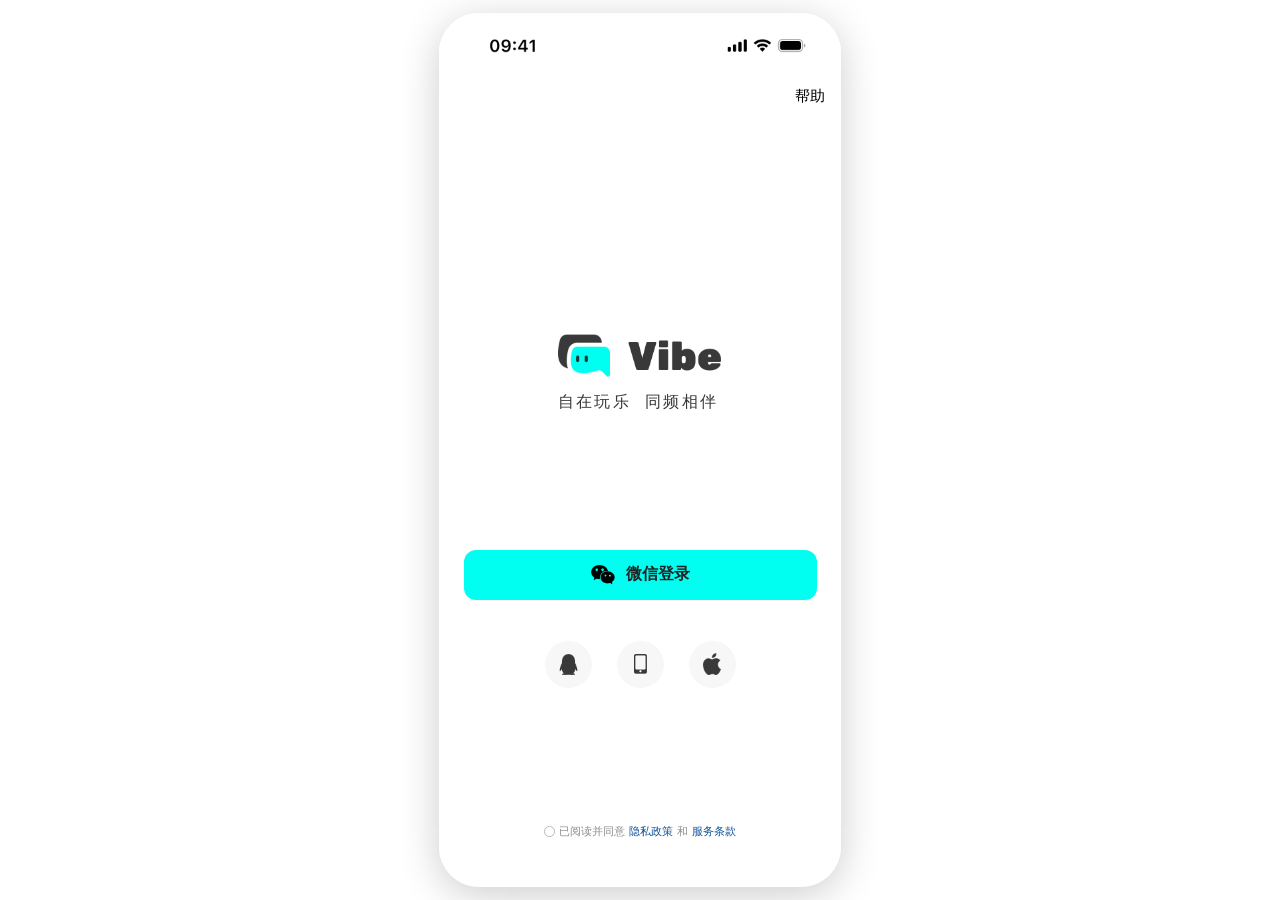
<file: pages/login.html>
<!DOCTYPE html>
<html lang="zh-CN">
<head>
  <meta charset="UTF-8">
  <meta name="viewport" content="width=device-width, initial-scale=1.0, maximum-scale=1.0, user-scalable=no, viewport-fit=cover, interactive-widget=resizes-content">
  <title>登录 - Vibe</title>
  <link rel="stylesheet" href="../css/base/variables.css">
  <link rel="stylesheet" href="../css/base/reset.css">
  <link rel="stylesheet" href="../css/base/typography.css">
  <link rel="stylesheet" href="../css/components/status-bar.css">
  <link rel="stylesheet" href="../css/components/button.css">
  <link rel="stylesheet" href="../css/components/auth-nav-help.css">
  <link rel="stylesheet" href="../css/pages/login.css">
</head>
<body>
  <div class="phone-frame">
    <div class="page login-page">

      <!-- Status Bar -->
      <header class="page-header">
        <div class="status-bar status-bar--use-header-image">
          <span class="status-bar__time">09:41</span>
          <div class="status-bar__indicators">
            <svg width="19" height="12" viewBox="0 0 20 12" fill="none">
              <rect x="0" y="7" width="3" height="5" rx="0.5" fill="black"/>
              <rect x="4.5" y="5" width="3" height="7" rx="0.5" fill="black"/>
              <rect x="9" y="3" width="3" height="9" rx="0.5" fill="black"/>
              <rect x="13.5" y="1" width="3" height="11" rx="0.5" fill="black"/>
              <rect x="18" y="0" width="2" height="12" rx="0.5" fill="black" opacity="0.3"/>
            </svg>
            <svg width="17" height="12" viewBox="0 0 17 12" fill="none">
              <circle cx="8.5" cy="10.5" r="1.5" fill="black"/>
              <path d="M5 7.5C6.1 6.4 7.2 5.9 8.5 5.9s2.4 0.5 3.5 1.6" stroke="black" stroke-width="1.4" stroke-linecap="round" fill="none"/>
              <path d="M2.5 5C4.3 3.2 6.3 2.3 8.5 2.3s4.2 0.9 6 2.7" stroke="black" stroke-width="1.4" stroke-linecap="round" fill="none"/>
            </svg>
            <svg width="27" height="13" viewBox="0 0 27 13" fill="none">
              <rect x="0.5" y="0.5" width="22" height="12" rx="3.5" stroke="black" stroke-opacity="0.35"/>
              <rect x="2" y="2" width="17" height="9" rx="2" fill="black"/>
              <path d="M24 4v5a2.5 2.5 0 000-5z" fill="black" fill-opacity="0.4"/>
            </svg>
          </div>
        </div>
      </header>

      <!-- Page body -->
      <div class="page-body">
        <!-- Help -->
        <div class="login-help">
          <a href="#">帮助</a>
        </div>

        <!-- Brand -->
        <div class="login-brand">
          <img class="login-brand__logo" data-asset="login_vibe_logo" alt="Vibe">
          <p class="login-brand__tagline">自在玩乐&nbsp;&nbsp;同频相伴</p>
        </div>

        <!-- Login actions -->
        <div class="login-actions">
          <!-- WeChat login -->
          <button class="login-wechat" id="btn-wechat" type="button">
            <img class="login-wechat__icon" data-asset="login_wechat_mask" alt="">
            <span class="login-wechat__text">微信登录</span>
          </button>

          <!-- Other social logins -->
          <div class="login-socials">
            <button class="btn btn--social" id="btn-qq" type="button" title="QQ登录">
              <img style="width:25px;height:25px;object-fit:contain" data-asset="login_qq" alt="QQ">
            </button>
            <button class="btn btn--social" id="btn-phone" type="button" title="手机号登录">
              <img style="width:13px;height:21px;object-fit:contain" data-asset="login_phone" alt="手机">
            </button>
            <button class="btn btn--social" id="btn-apple" type="button" title="Apple登录">
              <img style="width:22px;height:22px;object-fit:contain" data-asset="login_apple" alt="Apple">
            </button>
          </div>
        </div>

        <!-- Terms -->
        <div class="login-terms">
          <input type="checkbox" id="terms-checkbox" class="login-terms__native-checkbox">
          <button id="terms-toggle" class="login-terms__toggle" type="button" aria-label="同意条款">
            <img id="checkbox-img" class="login-terms__checkbox" data-asset="login_unchecked" alt="checkbox">
          </button>
          <span class="login-terms__text">已阅读并同意</span>
          <span class="login-terms__link">隐私政策</span>
          <span class="login-terms__text">和</span>
          <span class="login-terms__link">服务条款</span>
        </div>
      </div><!-- .page-body -->

    </div>
  </div>

  <script src="../js/utils/auth.js"></script>
  <script src="../js/utils/assets.js"></script>
  <script src="../js/utils/router.js"></script>
  <script src="../js/pages/login.js"></script>
</body>
</html>
</file>
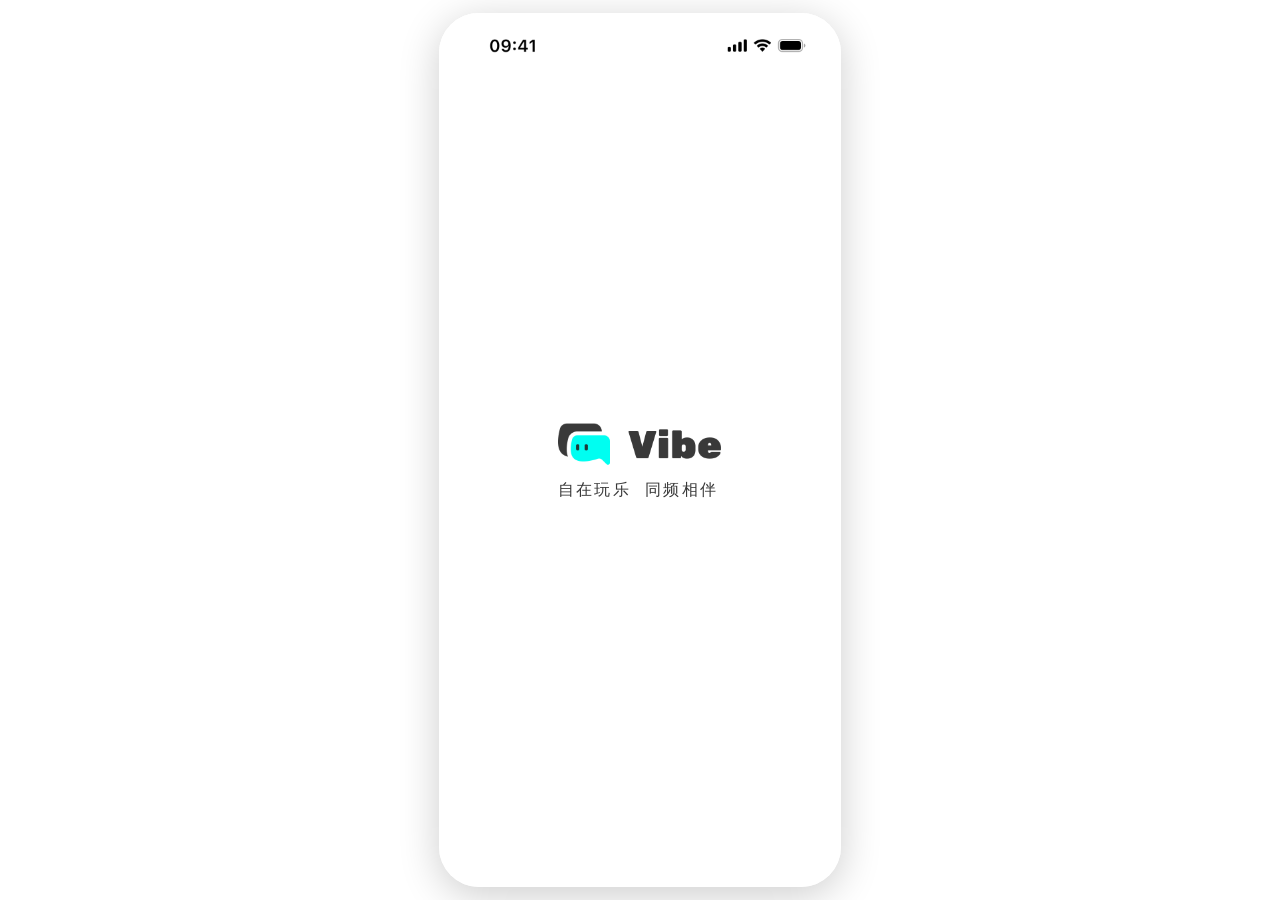
<file: pages/party-game.html>
<!DOCTYPE html>
<html lang="zh-CN">
<head>
  <meta charset="UTF-8">
  <meta name="viewport" content="width=device-width, initial-scale=1.0, maximum-scale=1.0, user-scalable=no, viewport-fit=cover, interactive-widget=resizes-content">
  <title>派对游戏 - Vibe</title>
  <link rel="stylesheet" href="../css/base/variables.css">
  <link rel="stylesheet" href="../css/base/reset.css">
  <link rel="stylesheet" href="../css/base/typography.css">
  <link rel="stylesheet" href="../css/components/status-bar.css">
  <style>
    *{box-sizing:border-box} body{margin:0;font-family:"PingFang SC","Microsoft YaHei",sans-serif}
    .phone-frame{display:flex;flex-direction:column;background:#fff}
    .top{padding:0 0 8px;background:#fff}
    .bar{height:46px;display:flex;align-items:center;justify-content:space-between;padding:0 14px}
    .btn{border:none;background:transparent;padding:0;line-height:0;cursor:pointer}
    #btn-back{width:44px;height:44px;display:inline-flex;align-items:center;justify-content:center;margin-left:-8px}
    .title{display:flex;align-items:center;justify-content:center;line-height:0}
    .title img{height:32px;width:auto;display:block}
    .right{display:flex;align-items:center;gap:14px}
    .body{flex:1;display:flex;flex-direction:column;overflow:hidden;padding:0;background:#fafafa}
    .top-block{background:#fff;padding:8px 12px 8px}
    .cards-block{flex:1;background:#fafafa;padding:10px 12px 14px;overflow-y:auto;-webkit-overflow-scrolling:touch}
    .cards-block::-webkit-scrollbar{display:none}
    .chips{display:flex;gap:12px;overflow-x:auto;padding-bottom:4px;width:calc(100% + 24px);margin-right:-24px;padding-right:12px} .chips::-webkit-scrollbar{display:none}
    .chip{height:34px;border:none;border-radius:17px;padding:0 16px;background:#f3f4f6;color:#111;font:400 16px/1 "PingFang SC","Microsoft YaHei",sans-serif;white-space:nowrap}
    .chip.is-active{background:#00fef1;color:#111}
    .section-head{margin:14px 2px 14px;display:flex;align-items:center;justify-content:space-between}
    .section-title{font-size:16px;font-weight:700;line-height:1;color:#111}
    .tiny{font:12px/1.1 "PingFang SC",sans-serif;color:#888;text-align:center}
    .strip{display:flex;gap:8px;overflow-x:auto;margin-bottom:10px;width:calc(100% + 24px);margin-right:-24px;padding-right:12px} .strip::-webkit-scrollbar{display:none}
    .strip img{width:84px;height:48px;border-radius:10px;object-fit:cover;flex:0 0 auto}
    .fold{width:24px;height:14px;margin:0 auto 10px;color:#9ea0a6;display:block}
    .grid{column-count:2;column-gap:10px}
    .card{width:100%;break-inside:avoid;display:inline-flex;flex-direction:column;justify-content:space-between;border-radius:11px;padding:10px 10px 9px;background:#c9f6eb;min-height:188px;margin:0 0 10px}
    .blue{background:#d7e2ff}.yellow{background:#f8eec6}
    .head{display:flex;gap:8px;align-items:center}
    .icon{width:42px;height:42px;border-radius:10px;object-fit:cover}
    .icon--frog{object-position:72% center}
    .icon--watermelon{object-position:72% center}
    .name{font-size:14px;font-weight:700;color:#222}.meta{margin-top:3px;font-size:12px;color:rgba(34,34,34,.7)}
    .room{font-size:14px;color:#222;line-height:1.35;margin:16px 0 8px;min-height:38px}
    .foot{display:flex;align-items:center;justify-content:space-between}
    .avatars{display:flex;align-items:center}.avatars img{width:22px;height:22px;border-radius:50%;border:2px solid #fff;object-fit:cover;margin-left:-7px}.avatars img:first-child{margin-left:0}
    .count{font-size:14px;font-weight:500;color:#222;display:flex;align-items:center;gap:4px}
    .count svg{width:9px;height:9px;display:block;flex-shrink:0}
  </style>
</head>
<body>
  <div class="phone-frame">
    <header class="top">
      <div class="status-bar status-bar--image">
        <img class="status-bar__header-image" src="../assets/images/header.png" alt="status bar">
      </div>
      <div class="bar">
        <button class="btn" id="btn-back" aria-label="返回">
          <svg xmlns="http://www.w3.org/2000/svg" width="9" height="16" viewBox="0 0 9 16" fill="none"><path d="M8 15L1 8L8 1" stroke="black" stroke-width="2" stroke-linecap="round" stroke-linejoin="round"/></svg>
        </button>
        <h1 class="title"><img src="../assets/images/login_vibe_logo.png" alt="Vibe"></h1>
        <div class="right">
          <button class="btn" aria-label="搜索"><svg width="24" height="24" viewBox="0 0 22 22" fill="none"><circle cx="10" cy="10" r="7" stroke="black" stroke-width="1.8"/><path d="M16 16l4 4" stroke="black" stroke-width="1.8" stroke-linecap="round"/></svg></button>
          <button class="btn" type="button" aria-label="创建">
            <svg width="24" height="24" viewBox="0 0 20 20" fill="none" aria-hidden="true">
              <circle cx="10" cy="10" r="8.5" stroke="#222222" stroke-width="1.8"/>
              <path d="M10 6.25V13.75" stroke="#222222" stroke-width="1.8" stroke-linecap="round"/>
              <path d="M6.25 10H13.75" stroke="#222222" stroke-width="1.8" stroke-linecap="round"/>
            </svg>
          </button>
        </div>
      </div>
    </header>
    <main class="body">
      <div class="top-block">
      <div class="chips">
        <button class="chip is-active" data-filter="all">全部</button><button class="chip" data-filter="watermelon">大西瓜</button><button class="chip" data-filter="frog">拆弹蛙</button><button class="chip" data-filter="bull">牛了个牛</button><button class="chip" data-filter="block">方块达人</button>
      </div>
      <div class="section-head">
        <div class="section-title">极速开局</div>
      </div>
      <div class="strip">
        <img src="../assets/images/合成西瓜.png" alt=""><img src="../assets/images/拆弹蛙（广场页的）.png" alt=""><img src="../assets/images/牛了个牛.png" alt=""><img src="../assets/images/topic_pk.png" alt=""><img src="../assets/images/方块达人.jpg" alt="">
      </div>
      </div>
      <div class="cards-block">
      <section class="grid">
        <article class="card" data-game="frog">
          <div><div class="head"><img class="icon icon--frog" src="../assets/images/拆弹蛙（广场页的）.png" alt=""><div><div class="name">拆弹蛙</div><div class="meta">组队中 5/6</div></div></div><div class="room">安静上分房，来一位会配合的队友</div></div>
          <div class="foot"><div class="avatars"><img src="../assets/images/friend_cuipi.jpg" alt=""><img src="../assets/images/friend_douhua.jpg" alt=""><img src="../assets/images/friend_luc.jpg" alt=""><img src="../assets/images/friend_erfen.jpg" alt=""></div><div class="count"><svg xmlns="http://www.w3.org/2000/svg" width="9" height="9" viewBox="0 0 9 9" fill="none" aria-hidden="true"><path d="M8.00459 8.20269C8.28099 8.14509 8.44561 7.85585 8.30826 7.60916C8.00547 7.06533 7.52846 6.58745 6.91825 6.22326C6.13235 5.75423 5.16942 5.5 4.17882 5.5C3.18822 5.5 2.22529 5.75423 1.43939 6.22326C0.829177 6.58745 0.352164 7.06533 0.0493733 7.60916C-0.0879753 7.85585 0.0766422 8.14508 0.35305 8.20269C2.87645 8.72858 5.48118 8.72858 8.00459 8.20269Z" fill="#222222"/><path d="M6.67883 2.5C6.67883 3.88071 5.55954 5 4.17883 5C2.79812 5 1.67883 3.88071 1.67883 2.5C1.67883 1.11929 2.79812 0 4.17883 0C5.55954 0 6.67883 1.11929 6.67883 2.5Z" fill="#222222"/></svg><span>6人</span></div></div>
        </article>
        <article class="card" data-game="frog">
          <div><div class="head"><img class="icon icon--frog" src="../assets/images/拆弹蛙（广场页的）.png" alt=""><div><div class="name">拆弹蛙</div><div class="meta">组队中 5/6</div></div></div><div class="room">差一人马上开局</div></div>
          <div class="foot"><div class="avatars"><img src="../assets/images/friend_douhua.jpg" alt=""><img src="../assets/images/friend_luc.jpg" alt=""><img src="../assets/images/friend_erfen.jpg" alt=""><img src="../assets/images/friend_cuipi.jpg" alt=""></div><div class="count"><svg xmlns="http://www.w3.org/2000/svg" width="9" height="9" viewBox="0 0 9 9" fill="none" aria-hidden="true"><path d="M8.00459 8.20269C8.28099 8.14509 8.44561 7.85585 8.30826 7.60916C8.00547 7.06533 7.52846 6.58745 6.91825 6.22326C6.13235 5.75423 5.16942 5.5 4.17882 5.5C3.18822 5.5 2.22529 5.75423 1.43939 6.22326C0.829177 6.58745 0.352164 7.06533 0.0493733 7.60916C-0.0879753 7.85585 0.0766422 8.14508 0.35305 8.20269C2.87645 8.72858 5.48118 8.72858 8.00459 8.20269Z" fill="#222222"/><path d="M6.67883 2.5C6.67883 3.88071 5.55954 5 4.17883 5C2.79812 5 1.67883 3.88071 1.67883 2.5C1.67883 1.11929 2.79812 0 4.17883 0C5.55954 0 6.67883 1.11929 6.67883 2.5Z" fill="#222222"/></svg><span>9人</span></div></div>
        </article>
        <article class="card blue" data-game="block">
          <div><div class="head"><img class="icon" src="../assets/images/方块达人.jpg" alt=""><div><div class="name">方块达人</div><div class="meta">组队中 1/2</div></div></div><div class="room">速开一局，来个会配合的</div></div>
          <div class="foot"><div class="avatars"><img src="../assets/images/friend_cuipi.jpg" alt=""></div><div class="count"><svg xmlns="http://www.w3.org/2000/svg" width="9" height="9" viewBox="0 0 9 9" fill="none" aria-hidden="true"><path d="M8.00459 8.20269C8.28099 8.14509 8.44561 7.85585 8.30826 7.60916C8.00547 7.06533 7.52846 6.58745 6.91825 6.22326C6.13235 5.75423 5.16942 5.5 4.17882 5.5C3.18822 5.5 2.22529 5.75423 1.43939 6.22326C0.829177 6.58745 0.352164 7.06533 0.0493733 7.60916C-0.0879753 7.85585 0.0766422 8.14508 0.35305 8.20269C2.87645 8.72858 5.48118 8.72858 8.00459 8.20269Z" fill="#222222"/><path d="M6.67883 2.5C6.67883 3.88071 5.55954 5 4.17883 5C2.79812 5 1.67883 3.88071 1.67883 2.5C1.67883 1.11929 2.79812 0 4.17883 0C5.55954 0 6.67883 1.11929 6.67883 2.5Z" fill="#222222"/></svg><span>1人</span></div></div>
        </article>
        <article class="card blue" data-game="block">
          <div><div class="head"><img class="icon" src="../assets/images/方块达人.jpg" alt=""><div><div class="name">方块达人</div><div class="meta">组队中 1/2</div></div></div><div class="room">快来和我一起玩游戏</div></div>
          <div class="foot"><div class="avatars"><img src="../assets/images/friend_cuipi.jpg" alt=""><img src="../assets/images/friend_douhua.jpg" alt=""></div><div class="count"><svg xmlns="http://www.w3.org/2000/svg" width="9" height="9" viewBox="0 0 9 9" fill="none" aria-hidden="true"><path d="M8.00459 8.20269C8.28099 8.14509 8.44561 7.85585 8.30826 7.60916C8.00547 7.06533 7.52846 6.58745 6.91825 6.22326C6.13235 5.75423 5.16942 5.5 4.17882 5.5C3.18822 5.5 2.22529 5.75423 1.43939 6.22326C0.829177 6.58745 0.352164 7.06533 0.0493733 7.60916C-0.0879753 7.85585 0.0766422 8.14508 0.35305 8.20269C2.87645 8.72858 5.48118 8.72858 8.00459 8.20269Z" fill="#222222"/><path d="M6.67883 2.5C6.67883 3.88071 5.55954 5 4.17883 5C2.79812 5 1.67883 3.88071 1.67883 2.5C1.67883 1.11929 2.79812 0 4.17883 0C5.55954 0 6.67883 1.11929 6.67883 2.5Z" fill="#222222"/></svg><span>3人</span></div></div>
        </article>
        <article class="card blue" data-game="block">
          <div><div class="head"><img class="icon" src="../assets/images/方块达人.jpg" alt=""><div><div class="name">方块达人</div><div class="meta">组队中 3/4</div></div></div><div class="room">缺一名队友，马上开局</div></div>
          <div class="foot"><div class="avatars"><img src="../assets/images/friend_cuipi.jpg" alt=""><img src="../assets/images/friend_douhua.jpg" alt=""><img src="../assets/images/friend_luc.jpg" alt=""></div><div class="count"><svg xmlns="http://www.w3.org/2000/svg" width="9" height="9" viewBox="0 0 9 9" fill="none" aria-hidden="true"><path d="M8.00459 8.20269C8.28099 8.14509 8.44561 7.85585 8.30826 7.60916C8.00547 7.06533 7.52846 6.58745 6.91825 6.22326C6.13235 5.75423 5.16942 5.5 4.17882 5.5C3.18822 5.5 2.22529 5.75423 1.43939 6.22326C0.829177 6.58745 0.352164 7.06533 0.0493733 7.60916C-0.0879753 7.85585 0.0766422 8.14508 0.35305 8.20269C2.87645 8.72858 5.48118 8.72858 8.00459 8.20269Z" fill="#222222"/><path d="M6.67883 2.5C6.67883 3.88071 5.55954 5 4.17883 5C2.79812 5 1.67883 3.88071 1.67883 2.5C1.67883 1.11929 2.79812 0 4.17883 0C5.55954 0 6.67883 1.11929 6.67883 2.5Z" fill="#222222"/></svg><span>3人</span></div></div>
        </article>
        <article class="card yellow" data-game="watermelon">
          <div><div class="head"><img class="icon icon--watermelon" src="../assets/images/合成西瓜.png" alt=""><div><div class="name">合成西瓜</div><div class="meta">组队中 1/2</div></div></div><div class="room">休闲娱乐房，轻松聊天玩</div></div>
          <div class="foot"><div class="avatars"><img src="../assets/images/friend_cuipi.jpg" alt=""><img src="../assets/images/friend_douhua.jpg" alt=""><img src="../assets/images/friend_luc.jpg" alt=""></div><div class="count"><svg xmlns="http://www.w3.org/2000/svg" width="9" height="9" viewBox="0 0 9 9" fill="none" aria-hidden="true"><path d="M8.00459 8.20269C8.28099 8.14509 8.44561 7.85585 8.30826 7.60916C8.00547 7.06533 7.52846 6.58745 6.91825 6.22326C6.13235 5.75423 5.16942 5.5 4.17882 5.5C3.18822 5.5 2.22529 5.75423 1.43939 6.22326C0.829177 6.58745 0.352164 7.06533 0.0493733 7.60916C-0.0879753 7.85585 0.0766422 8.14508 0.35305 8.20269C2.87645 8.72858 5.48118 8.72858 8.00459 8.20269Z" fill="#222222"/><path d="M6.67883 2.5C6.67883 3.88071 5.55954 5 4.17883 5C2.79812 5 1.67883 3.88071 1.67883 2.5C1.67883 1.11929 2.79812 0 4.17883 0C5.55954 0 6.67883 1.11929 6.67883 2.5Z" fill="#222222"/></svg><span>4人</span></div></div>
        </article>
        <article class="card" data-game="frog">
          <div><div class="head"><img class="icon icon--frog" src="../assets/images/拆弹蛙（广场页的）.png" alt=""><div><div class="name">拆弹蛙</div><div class="meta">组队中 4/6</div></div></div><div class="room">新手友好局，边玩边教</div></div>
          <div class="foot"><div class="avatars"><img src="../assets/images/friend_luc.jpg" alt=""><img src="../assets/images/friend_erfen.jpg" alt=""><img src="../assets/images/friend_cuipi.jpg" alt=""></div><div class="count"><svg xmlns="http://www.w3.org/2000/svg" width="9" height="9" viewBox="0 0 9 9" fill="none" aria-hidden="true"><path d="M8.00459 8.20269C8.28099 8.14509 8.44561 7.85585 8.30826 7.60916C8.00547 7.06533 7.52846 6.58745 6.91825 6.22326C6.13235 5.75423 5.16942 5.5 4.17882 5.5C3.18822 5.5 2.22529 5.75423 1.43939 6.22326C0.829177 6.58745 0.352164 7.06533 0.0493733 7.60916C-0.0879753 7.85585 0.0766422 8.14508 0.35305 8.20269C2.87645 8.72858 5.48118 8.72858 8.00459 8.20269Z" fill="#222222"/><path d="M6.67883 2.5C6.67883 3.88071 5.55954 5 4.17883 5C2.79812 5 1.67883 3.88071 1.67883 2.5C1.67883 1.11929 2.79812 0 4.17883 0C5.55954 0 6.67883 1.11929 6.67883 2.5Z" fill="#222222"/></svg><span>4人</span></div></div>
        </article>
        <article class="card blue" data-game="block">
          <div><div class="head"><img class="icon" src="../assets/images/方块达人.jpg" alt=""><div><div class="name">方块达人</div><div class="meta">组队中 2/4</div></div></div><div class="room">认真上分，来稳定队友</div></div>
          <div class="foot"><div class="avatars"><img src="../assets/images/friend_douhua.jpg" alt=""><img src="../assets/images/friend_luc.jpg" alt=""></div><div class="count"><svg xmlns="http://www.w3.org/2000/svg" width="9" height="9" viewBox="0 0 9 9" fill="none" aria-hidden="true"><path d="M8.00459 8.20269C8.28099 8.14509 8.44561 7.85585 8.30826 7.60916C8.00547 7.06533 7.52846 6.58745 6.91825 6.22326C6.13235 5.75423 5.16942 5.5 4.17882 5.5C3.18822 5.5 2.22529 5.75423 1.43939 6.22326C0.829177 6.58745 0.352164 7.06533 0.0493733 7.60916C-0.0879753 7.85585 0.0766422 8.14508 0.35305 8.20269C2.87645 8.72858 5.48118 8.72858 8.00459 8.20269Z" fill="#222222"/><path d="M6.67883 2.5C6.67883 3.88071 5.55954 5 4.17883 5C2.79812 5 1.67883 3.88071 1.67883 2.5C1.67883 1.11929 2.79812 0 4.17883 0C5.55954 0 6.67883 1.11929 6.67883 2.5Z" fill="#222222"/></svg><span>2人</span></div></div>
        </article>
        <article class="card yellow" data-game="watermelon">
          <div><div class="head"><img class="icon icon--watermelon" src="../assets/images/合成西瓜.png" alt=""><div><div class="name">合成西瓜</div><div class="meta">组队中 3/4</div></div></div><div class="room">最后一位，进来就开</div></div>
          <div class="foot"><div class="avatars"><img src="../assets/images/friend_erfen.jpg" alt=""><img src="../assets/images/friend_cuipi.jpg" alt=""><img src="../assets/images/friend_douhua.jpg" alt=""></div><div class="count"><svg xmlns="http://www.w3.org/2000/svg" width="9" height="9" viewBox="0 0 9 9" fill="none" aria-hidden="true"><path d="M8.00459 8.20269C8.28099 8.14509 8.44561 7.85585 8.30826 7.60916C8.00547 7.06533 7.52846 6.58745 6.91825 6.22326C6.13235 5.75423 5.16942 5.5 4.17882 5.5C3.18822 5.5 2.22529 5.75423 1.43939 6.22326C0.829177 6.58745 0.352164 7.06533 0.0493733 7.60916C-0.0879753 7.85585 0.0766422 8.14508 0.35305 8.20269C2.87645 8.72858 5.48118 8.72858 8.00459 8.20269Z" fill="#222222"/><path d="M6.67883 2.5C6.67883 3.88071 5.55954 5 4.17883 5C2.79812 5 1.67883 3.88071 1.67883 2.5C1.67883 1.11929 2.79812 0 4.17883 0C5.55954 0 6.67883 1.11929 6.67883 2.5Z" fill="#222222"/></svg><span>3人</span></div></div>
        </article>
      </section>
      </div>
    </main>
  </div>

  <script src="../js/utils/auth.js"></script>
  <script src="../js/utils/router.js"></script>
  <script>
    Auth.guard();
    document.getElementById('btn-back').addEventListener('click', function () {
      Router.back();
    });

    var chips = document.querySelectorAll('.chips .chip');
    var cards = document.querySelectorAll('.grid .card');

    function applyFilter(filter) {
      cards.forEach(function (card) {
        var game = card.getAttribute('data-game');
        var visible = filter === 'all' || game === filter;
        card.style.display = visible ? 'inline-flex' : 'none';
      });
    }

    chips.forEach(function (chip) {
      chip.addEventListener('click', function () {
        chips.forEach(function (c) { c.classList.remove('is-active'); });
        chip.classList.add('is-active');
        applyFilter(chip.getAttribute('data-filter') || 'all');
      });
    });
  </script>
</body>
</html>
</file>
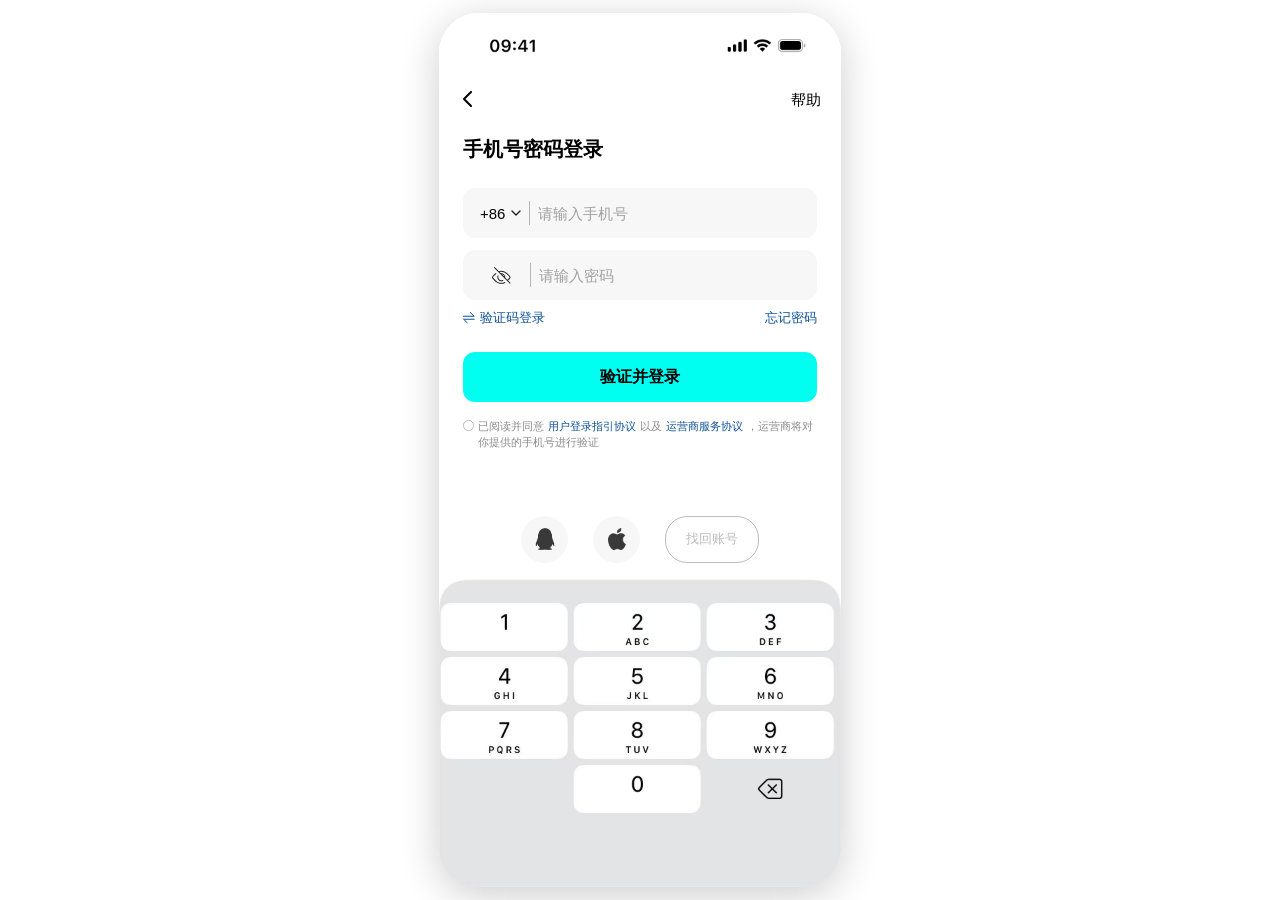
<file: pages/phone-password.html>
<!DOCTYPE html>
<html lang="zh-CN">
<head>
  <meta charset="UTF-8">
  <meta name="viewport" content="width=device-width, initial-scale=1.0, maximum-scale=1.0, user-scalable=no, viewport-fit=cover, interactive-widget=resizes-content">
  <title>手机号密码登录 - Vibe</title>
  <link rel="stylesheet" href="../css/base/variables.css">
  <link rel="stylesheet" href="../css/base/reset.css">
  <link rel="stylesheet" href="../css/base/typography.css">
  <link rel="stylesheet" href="../css/components/status-bar.css">
  <link rel="stylesheet" href="../css/components/auth-nav-help.css">
  <link rel="stylesheet" href="../css/pages/auth.css">
  <style>
    /* Figma 382:10089 Frame 979 — 手机号密码登录主区域 */
    .auth-page {
      background: #fff;
      position: relative;
      display: flex;
      flex-direction: column;
      height: 100%;
      min-height: 0;
      overflow-x: hidden;
      overflow-y: hidden;
      font-family: "PingFang SC", -apple-system, "Helvetica Neue", sans-serif;
    }
    .auth-content {
      padding: 16px 24px 0;
      flex: 1 1 auto;
      min-height: 0;
    }
    /* Figma 382:10091 — 手机号密码登录 */
    .pwd-title {
      font-size: 20px;
      font-weight: 600;
      line-height: 28px;
      letter-spacing: 0;
      color: #000;
      margin: 0 0 25px;
    }
    /* Figma 382:10154 — 两输入框纵向 itemSpacing 12 */
    .pwd-fields {
      display: flex;
      flex-direction: column;
      gap: 12px;
    }
    /* Figma 382:10094 / 382:10144 — 灰底圆角容器 */
    .pwd-field {
      display: flex;
      align-items: center;
      gap: 8px;
      min-height: 50px;
      padding: 13px 17px;
      background: #f7f7f7;
      border-radius: 12px;
      border: none;
    }
    .pwd-field__prefix {
      display: flex;
      align-items: center;
      gap: 6px;
      flex-shrink: 0;
      font-size: 15px;
      font-weight: 500;
      line-height: 21px;
      color: #000;
      white-space: nowrap;
      cursor: pointer;
    }
    .pwd-field__prefix svg path {
      stroke: #222222;
    }
    /* Figma Vector 52 — 竖分割线 0.5px @ #222 30% */
    .pwd-field__rule {
      width: 0.5px;
      align-self: stretch;
      min-height: 10px;
      background: rgba(34, 34, 34, 0.3);
      flex-shrink: 0;
    }
    .pwd-field__input {
      flex: 1;
      min-width: 0;
      border: none;
      outline: none;
      background: transparent;
      font-family: inherit;
      font-size: 15px;
      font-weight: 500;
      line-height: 21px;
      color: #222;
      padding: 0;
      caret-color: #222;
    }
    .pwd-field__input::placeholder {
      color: rgba(34, 34, 34, 0.4);
    }
    /* 用圆点遮挡，避免 type=password 在系统里再出现右侧小眼睛 */
    .pwd-field__input--masked {
      -webkit-text-security: disc;
    }
    .pwd-field__input[type="password"]::-ms-reveal,
    .pwd-field__input[type="password"]::-ms-clear {
      display: none;
    }
    /* Figma 385:10175 View_light — 左侧 24×24 可视区 */
    .pwd-field__eye {
      flex-shrink: 0;
      width: 42px;
      height: 24px;
      padding: 0;
      margin: 0;
      border: none;
      background: transparent;
      cursor: pointer;
      display: flex;
      align-items: center;
      justify-content: center;
      -webkit-tap-highlight-color: transparent;
    }
    .pwd-field__eye:active {
      opacity: 0.7;
    }
    /* Figma 382:10103 — 与上一块间距 9；验证码行 */
    .pwd-links {
      display: flex;
      align-items: center;
      justify-content: space-between;
      margin-top: 9px;
    }
    .pwd-links__left {
      display: flex;
      align-items: center;
      gap: 5px;
    }
    .pwd-links__left a,
    .pwd-links__right {
      font-size: 13px;
      font-weight: 400;
      line-height: 18.2px;
      color: #0d5096;
      text-decoration: none;
      cursor: pointer;
    }
    .pwd-links__icon {
      width: 12px;
      height: 12px;
      flex-shrink: 0;
      display: block;
    }
    /* Figma 382:10106 — 与链接行间距 25；按钮高 50 圆角 12 */
    .pwd-submit {
      width: 100%;
      height: 50px;
      margin-top: 25px;
      margin-bottom: 0;
      border: none;
      border-radius: 12px;
      background: var(--c-primary);
      font-family: inherit;
      font-size: 16px;
      font-weight: 600;
      line-height: 22.4px;
      color: #000;
      cursor: pointer;
      -webkit-tap-highlight-color: transparent;
    }
    .pwd-submit:active {
      opacity: 0.92;
    }
    /* Figma 382:10110 Frame 965 — 与按钮间距 17 */
    .pwd-terms {
      display: flex;
      align-items: flex-start;
      gap: 4px;
      margin-top: 17px;
      margin-bottom: 0;
    }
    .pwd-terms__native-checkbox {
      display: none;
    }
    .pwd-terms__toggle {
      border: none;
      background: transparent;
      padding: 0;
      margin: 0;
      line-height: 0;
      display: inline-flex;
      align-items: center;
      justify-content: center;
      cursor: pointer;
      flex-shrink: 0;
      margin-top: 1px;
    }
    .pwd-terms__checkbox {
      width: 11px;
      height: 11px;
      display: block;
      cursor: pointer;
    }
    .pwd-terms__copy {
      flex: 1;
      min-width: 0;
      display: flex;
      flex-direction: column;
      align-items: flex-start;
      gap: 0;
      font-size: 11px;
      font-weight: 400;
      line-height: 15.4px;
      color: #8c8c8c;
    }
    .pwd-terms__line {
      display: flex;
      flex-wrap: wrap;
      align-items: baseline;
      column-gap: 4px;
      row-gap: 0;
    }
    .pwd-terms__line--2 {
      display: block;
      margin-top: 0;
    }
    .pwd-terms__text,
    .pwd-terms__link {
      font-family: inherit;
      font-size: inherit;
      font-weight: inherit;
      line-height: inherit;
    }
    .pwd-terms__link {
      color: #0d5096;
      cursor: pointer;
      text-decoration: none;
    }
    .auth-footer-area {
      margin-top: auto;
      flex-shrink: 0;
      width: 100%;
      display: flex;
      flex-direction: column;
      align-items: center;
      gap: 0;
      padding-bottom: env(safe-area-inset-bottom, 0);
    }
    .auth-footer-area__row {
      display: flex;
      flex-direction: row;
      align-items: center;
      justify-content: center;
      gap: 25px;
      padding-top: 20px;
      margin-bottom: 16px;
    }
    .social-icon-btn {
      width: 47px;
      height: 47px;
      border-radius: 50%;
      background: #f7f7f7;
      display: flex;
      align-items: center;
      justify-content: center;
      border: none;
      cursor: pointer;
      flex-shrink: 0;
      padding: 0;
    }
    .auth-footer-area__recover-btn {
      box-sizing: border-box;
      min-height: 44.4px;
      padding: 13px 20px 14px;
      border-radius: 22.2px;
      border: 0.5px solid rgba(34, 34, 34, 0.3);
      background: transparent;
      font-family: inherit;
      font-size: 13px;
      font-weight: 400;
      line-height: 18.2px;
      color: rgba(34, 34, 34, 0.3);
      cursor: pointer;
      flex-shrink: 0;
      -webkit-tap-highlight-color: transparent;
    }
    .auth-footer-area__recover-btn:active {
      opacity: 0.85;
    }
    /* 与 phone-verify：原键盘图 + 透明热区，高约 308 */
    .auth-keypad-wrap {
      position: relative;
      width: 100%;
      height: 308px;
      flex-shrink: 0;
      overflow: hidden;
      line-height: 0;
      background: #d1d2d6;
    }
    .auth-keypad-wrap__img {
      width: 100%;
      height: 100%;
      display: block;
      object-fit: cover;
      object-position: bottom center;
      pointer-events: none;
      user-select: none;
    }
    .auth-keypad-wrap__hits {
      position: absolute;
      inset: 0;
      display: grid;
      grid-template-columns: repeat(3, 1fr);
      grid-template-rows: repeat(4, 1fr);
      gap: 0;
      padding: 0;
      box-sizing: border-box;
    }
    .auth-keypad-hit {
      margin: 0;
      padding: 0;
      border: none;
      background: transparent;
      cursor: pointer;
      -webkit-tap-highlight-color: transparent;
      touch-action: manipulation;
    }
    .auth-keypad-hit:focus {
      outline: none;
    }
    .auth-keypad-hit-skip {
      pointer-events: none;
    }
    .visually-hidden {
      position: absolute;
      width: 1px;
      height: 1px;
      padding: 0;
      margin: -1px;
      overflow: hidden;
      clip: rect(0, 0, 0, 0);
      white-space: nowrap;
      border: 0;
    }
  </style>
</head>
<body>
  <div class="phone-frame">
    <div class="page auth-page">

      <header class="page-header">
        <div class="status-bar status-bar--use-header-image">
          <span class="status-bar__time">09:41</span>
          <div class="status-bar__indicators">
            <svg width="19" height="12" viewBox="0 0 20 12" fill="none"><rect x="0" y="7" width="3" height="5" rx="0.5" fill="black"/><rect x="4.5" y="5" width="3" height="7" rx="0.5" fill="black"/><rect x="9" y="3" width="3" height="9" rx="0.5" fill="black"/><rect x="13.5" y="1" width="3" height="11" rx="0.5" fill="black"/></svg>
            <svg width="17" height="12" viewBox="0 0 17 12" fill="none"><circle cx="8.5" cy="10.5" r="1.5" fill="black"/><path d="M5 7.5C6.1 6.4 7.2 5.9 8.5 5.9s2.4 0.5 3.5 1.6" stroke="black" stroke-width="1.4" stroke-linecap="round" fill="none"/><path d="M2.5 5C4.3 3.2 6.3 2.3 8.5 2.3s4.2 0.9 6 2.7" stroke="black" stroke-width="1.4" stroke-linecap="round" fill="none"/></svg>
            <svg width="27" height="13" viewBox="0 0 27 13" fill="none"><rect x="0.5" y="0.5" width="22" height="12" rx="3.5" stroke="black" stroke-opacity="0.35"/><rect x="2" y="2" width="17" height="9" rx="2" fill="black"/><path d="M24 4v5a2.5 2.5 0 000-5z" fill="black" fill-opacity="0.4"/></svg>
          </div>
        </div>
        <div class="auth-nav">
          <button class="auth-nav__back" id="btn-back" type="button">
            <svg xmlns="http://www.w3.org/2000/svg" width="9" height="16" viewBox="0 0 9 16" fill="none" aria-hidden="true"><path d="M8 15L1 8L8 1" stroke="black" stroke-width="2" stroke-linecap="round" stroke-linejoin="round"/></svg>
          </button>
          <span class="auth-nav__help">帮助</span>
        </div>
      </header>

      <div class="auth-content">
        <h1 class="pwd-title">手机号密码登录</h1>

        <div class="pwd-fields">
          <div class="pwd-field">
            <div class="pwd-field__prefix">
              <span>+86</span>
              <svg width="10" height="6" viewBox="0 0 10 6" fill="none" aria-hidden="true"><path d="M1 1l4 4 4-4" stroke="#222222" stroke-width="1.4" stroke-linecap="round" stroke-linejoin="round"/></svg>
            </div>
            <span class="pwd-field__rule" aria-hidden="true"></span>
            <input class="pwd-field__input" type="text" inputmode="none" placeholder="请输入手机号" maxlength="11" id="phone-input" autocomplete="tel-national">
          </div>

          <div class="pwd-field">
            <button type="button" class="pwd-field__eye" id="toggle-pwd" aria-label="显示密码">
              <svg id="pwd-eye-open" class="pwd-field__eye-svg" xmlns="http://www.w3.org/2000/svg" width="19" height="17" viewBox="0 0 19 13" fill="none" aria-hidden="true" preserveAspectRatio="xMidYMid meet">
                <path d="M13.2703 6.5C13.2703 8.70914 11.4794 10.5 9.27027 10.5C7.06114 10.5 5.27027 8.70914 5.27027 6.5C5.27027 4.29086 7.06114 2.5 9.27027 2.5C11.4794 2.5 13.2703 4.29086 13.2703 6.5Z" stroke="#222222"/>
                <path d="M17.4583 5.43429C17.8465 5.90556 18.0405 6.14119 18.0405 6.5C18.0405 6.85881 17.8465 7.09444 17.4583 7.56571C16.0382 9.28986 12.906 12.5 9.27027 12.5C5.63454 12.5 2.50233 9.28986 1.08224 7.56571C0.694081 7.09444 0.5 6.85881 0.5 6.5C0.5 6.14119 0.694081 5.90556 1.08224 5.43429C2.50233 3.71014 5.63454 0.5 9.27027 0.5C12.906 0.5 16.0382 3.71014 17.4583 5.43429Z" stroke="#222222"/>
              </svg>
              <svg id="pwd-eye-off" class="pwd-field__eye-svg" xmlns="http://www.w3.org/2000/svg" width="19" height="17" viewBox="0 0 19 17" fill="none" aria-hidden="true" style="display:none">
                <path d="M6.66481 8.86914C6.41478 9.30706 6.27027 9.81314 6.27027 10.3535C6.27027 12.0104 7.61342 13.3535 9.27027 13.3535C9.81052 13.3535 10.3158 13.2079 10.7537 12.958L11.4812 13.6855C10.8477 14.1068 10.0881 14.3535 9.27027 14.3535C7.06114 14.3535 5.27027 12.5627 5.27027 10.3535C5.27027 9.53561 5.51596 8.77518 5.93727 8.1416L6.66481 8.86914ZM9.27027 6.35352C11.4794 6.35352 13.2703 8.14438 13.2703 10.3535C13.2703 10.6271 13.2425 10.8942 13.1902 11.1523L12.2664 10.2285C12.2025 8.67079 10.9522 7.4198 9.3943 7.35645L8.47047 6.43262C8.72884 6.3802 8.99643 6.35352 9.27027 6.35352Z" fill="#222222"/>
                <path d="M4.48828 6.69238C3.1908 7.65391 2.13816 8.79278 1.46875 9.60547C1.04439 10.1207 1 10.21 1 10.3535C1 10.497 1.04439 10.5863 1.46875 11.1016C2.1639 11.9455 3.27084 13.1436 4.6377 14.127C6.00868 15.1133 7.59874 15.8535 9.27051 15.8535C10.469 15.8535 11.6246 15.4714 12.6885 14.8926L13.4229 15.627C12.1889 16.3405 10.7804 16.8535 9.27051 16.8535C7.30668 16.8535 5.51272 15.9881 4.05371 14.9385C2.59083 13.886 1.42124 12.6175 0.696289 11.7373C0.344324 11.31 -2.98022e-08 10.9276 0 10.3535C2.98071e-08 9.77941 0.344324 9.39705 0.696289 8.96973C1.37413 8.14677 2.43992 6.98354 3.77148 5.97559L4.48828 6.69238ZM9.27051 3.85352C11.2343 3.85358 13.0283 4.71888 14.4873 5.76855C15.9502 6.82107 17.1198 8.0896 17.8447 8.96973C18.1967 9.39701 18.541 9.77946 18.541 10.3535C18.541 10.9276 18.1967 11.31 17.8447 11.7373C17.3642 12.3207 16.6865 13.0727 15.8594 13.8213L15.1514 13.1133C15.9469 12.3973 16.604 11.6701 17.0723 11.1016C17.4965 10.5864 17.541 10.497 17.541 10.3535C17.541 10.21 17.4965 10.1206 17.0723 9.60547C16.3771 8.76155 15.2702 7.5635 13.9033 6.58008C12.5324 5.59373 10.9423 4.85358 9.27051 4.85352C8.57631 4.85352 7.89638 4.98228 7.24023 5.20215L6.45996 4.42188C7.33983 4.07144 8.28392 3.85352 9.27051 3.85352Z" fill="#222222"/>
                <path d="M18.6238 16L17.9168 16.707L1.91676 0.707031L2.62379 0L18.6238 16Z" fill="#222222"/>
              </svg>
            </button>
            <span class="pwd-field__rule" aria-hidden="true"></span>
            <input class="pwd-field__input pwd-field__input--masked" type="text" inputmode="none" placeholder="请输入密码" id="pwd-input" maxlength="64" spellcheck="false" autocapitalize="off" autocomplete="current-password" aria-describedby="pwd-keypad-hint">
          </div>
        </div>

        <div class="pwd-links">
          <div class="pwd-links__left">
            <svg class="pwd-links__icon" xmlns="http://www.w3.org/2000/svg" viewBox="0 0 12 12" fill="none" aria-hidden="true">
              <path d="M7.21193 0.5L11.2572 4.244L0.500031 4.244M4.17794 10.6856L0.500031 7.244L11.2572 7.244" stroke="#0D5096" stroke-linecap="round" stroke-linejoin="round"/>
            </svg>
            <a onclick="Router.go('phone-verify.html')">验证码登录</a>
          </div>
          <a class="pwd-links__right" href="#">忘记密码</a>
        </div>

        <button class="pwd-submit" id="btn-submit" type="button">验证并登录</button>

        <div class="pwd-terms">
          <input type="checkbox" id="pwd-terms-checkbox" class="pwd-terms__native-checkbox">
          <button id="pwd-terms-toggle" class="pwd-terms__toggle" type="button" aria-label="同意条款">
            <img id="pwd-terms-checkbox-img" class="pwd-terms__checkbox" data-asset="login_unchecked" alt="">
          </button>
          <div class="pwd-terms__copy" id="pwd-terms-copy">
            <span class="pwd-terms__line pwd-terms__line--1">
              <span class="pwd-terms__text">已阅读并同意</span><a class="pwd-terms__link" href="#">用户登录指引协议</a><span class="pwd-terms__text">以及</span><a class="pwd-terms__link" href="#">运营商服务协议</a><span class="pwd-terms__text">，运营商将对</span>
            </span>
            <span class="pwd-terms__line--2 pwd-terms__text">你提供的手机号进行验证</span>
          </div>
        </div>
      </div>

      <div class="auth-footer-area">
        <div class="auth-footer-area__row">
          <button class="social-icon-btn" type="button" aria-label="QQ 登录">
            <img data-asset="login_qq" src="" alt="" width="26" height="26">
          </button>
          <button class="social-icon-btn" type="button" aria-label="Apple 登录">
            <img data-asset="login_apple" src="" alt="" width="22" height="22">
          </button>
          <button type="button" class="auth-footer-area__recover-btn">找回账号</button>
        </div>
        <span id="pwd-keypad-hint" class="visually-hidden">点按下方键盘图输入数字；焦点在手机号或密码框时，数字与删除作用于当前框</span>
        <div class="auth-keypad-wrap" id="pwd-page-keypad">
          <img class="auth-keypad-wrap__img" data-asset="phone_verify_deco" src="" alt="">
          <div class="auth-keypad-wrap__hits" role="group" aria-label="数字键盘">
            <button type="button" class="auth-keypad-hit" data-digit="1" aria-label="1"></button>
            <button type="button" class="auth-keypad-hit" data-digit="2" aria-label="2"></button>
            <button type="button" class="auth-keypad-hit" data-digit="3" aria-label="3"></button>
            <button type="button" class="auth-keypad-hit" data-digit="4" aria-label="4"></button>
            <button type="button" class="auth-keypad-hit" data-digit="5" aria-label="5"></button>
            <button type="button" class="auth-keypad-hit" data-digit="6" aria-label="6"></button>
            <button type="button" class="auth-keypad-hit" data-digit="7" aria-label="7"></button>
            <button type="button" class="auth-keypad-hit" data-digit="8" aria-label="8"></button>
            <button type="button" class="auth-keypad-hit" data-digit="9" aria-label="9"></button>
            <span class="auth-keypad-hit-skip" aria-hidden="true"></span>
            <button type="button" class="auth-keypad-hit" data-digit="0" aria-label="0"></button>
            <button type="button" class="auth-keypad-hit" data-action="delete" aria-label="删除"></button>
          </div>
        </div>
      </div>

    </div>
  </div>

  <script src="../js/utils/auth.js"></script>
  <script src="../js/utils/assets.js"></script>
  <script src="../js/utils/router.js"></script>
  <script>
    window.populateAssets && window.populateAssets();

    var uncheckedSrc = '../assets/images/login_unchecked.svg?v=2';
    var checkedSrc = '../assets/images/hint_checked.svg?v=2';

    document.getElementById('btn-back').addEventListener('click', function() { Router.back(); });

    (function setupPwdEye() {
      var btn = document.getElementById('toggle-pwd');
      var inp = document.getElementById('pwd-input');
      var openSvg = document.getElementById('pwd-eye-open');
      var offSvg = document.getElementById('pwd-eye-off');
      if (!btn || !inp) return;
      var useWebkitMask = typeof CSS !== 'undefined' && CSS.supports && CSS.supports('-webkit-text-security', 'disc');
      function isMasked() {
        if (useWebkitMask) return inp.classList.contains('pwd-field__input--masked');
        return inp.type === 'password';
      }
      function sync() {
        var visible = !isMasked();
        /* 明文 → 睁眼；遮罩 → 闭眼（与「闭眼=不可读」一致） */
        if (openSvg) openSvg.style.display = visible ? 'block' : 'none';
        if (offSvg) offSvg.style.display = visible ? 'none' : 'block';
        btn.setAttribute('aria-label', visible ? '隐藏密码' : '显示密码');
      }
      function setMasked(m) {
        if (m) {
          if (useWebkitMask) {
            inp.type = 'text';
            inp.classList.add('pwd-field__input--masked');
          } else {
            inp.classList.remove('pwd-field__input--masked');
            inp.type = 'password';
          }
        } else {
          inp.classList.remove('pwd-field__input--masked');
          inp.type = 'text';
        }
      }
      setMasked(true);
      sync();
      btn.addEventListener('click', function() {
        setMasked(!isMasked());
        sync();
      });
    })();

    (function setupAuthKeypad() {
      var phoneInput = document.getElementById('phone-input');
      var pwdInput = document.getElementById('pwd-input');
      var pad = document.getElementById('pwd-page-keypad');
      var content = document.querySelector('.auth-page .auth-content');
      if (!phoneInput || !pwdInput || !pad) return;

      var lastTarget = phoneInput;

      function digitsOnly(s) {
        return (s || '').replace(/\D/g, '');
      }

      function clampPhone(raw) {
        return digitsOnly(raw).slice(0, 11);
      }

      function activeOrLast() {
        var a = document.activeElement;
        if (a === phoneInput || a === pwdInput) return a;
        return lastTarget;
      }

      if (content) {
        content.addEventListener('focusin', function(e) {
          if (e.target === phoneInput || e.target === pwdInput) lastTarget = e.target;
        });
      }

      function insertDigit(target, digit) {
        var max = target === phoneInput ? 11 : 64;
        if (target === phoneInput) {
          var clean = clampPhone(target.value);
          if (document.activeElement === target && target.selectionStart != null) {
            var start = target.selectionStart;
            var end = target.selectionEnd != null ? target.selectionEnd : start;
            var v = target.value;
            if (start === end && digitsOnly(v).length >= 11) return;
            var merged = clampPhone(v.slice(0, start) + digit + v.slice(end));
            target.value = merged;
            target.setSelectionRange(Math.min(merged.length, start + 1), Math.min(merged.length, start + 1));
          } else {
            if (clean.length >= 11) return;
            target.value = (clean + digit).slice(0, 11);
            target.focus();
            target.setSelectionRange(target.value.length, target.value.length);
          }
          return;
        }
        var cur = target.value;
        if (document.activeElement === target && target.selectionStart != null) {
          var s0 = target.selectionStart;
          var e0 = target.selectionEnd != null ? target.selectionEnd : s0;
          if (s0 === e0 && cur.length >= max) return;
          var next = (cur.slice(0, s0) + digit + cur.slice(e0)).slice(0, max);
          target.value = next;
          target.setSelectionRange(Math.min(s0 + 1, next.length), Math.min(s0 + 1, next.length));
        } else {
          if (cur.length >= max) return;
          target.value = (cur + digit).slice(0, max);
          target.focus();
          target.setSelectionRange(target.value.length, target.value.length);
        }
      }

      function deleteOne(target) {
        if (document.activeElement === target && target.selectionStart != null) {
          var start = target.selectionStart;
          var end = target.selectionEnd != null ? target.selectionEnd : start;
          var v = target.value;
          if (start === end) {
            if (start < 1) return;
            var merged = target === phoneInput
              ? clampPhone(v.slice(0, start - 1) + v.slice(start))
              : (v.slice(0, start - 1) + v.slice(start)).slice(0, 64);
            target.value = merged;
            target.setSelectionRange(Math.min(start - 1, merged.length), Math.min(start - 1, merged.length));
          } else {
            var merged2 = target === phoneInput
              ? clampPhone(v.slice(0, start) + v.slice(end))
              : (v.slice(0, start) + v.slice(end)).slice(0, 64);
            target.value = merged2;
            target.setSelectionRange(Math.min(start, merged2.length), Math.min(start, merged2.length));
          }
        } else {
          if (target === phoneInput) {
            target.value = clampPhone(target.value).slice(0, -1);
          } else {
            target.value = target.value.slice(0, -1);
          }
          target.focus();
          target.setSelectionRange(target.value.length, target.value.length);
        }
      }

      pad.addEventListener('click', function(e) {
        var hit = e.target.closest('.auth-keypad-hit');
        if (!hit) return;
        e.preventDefault();
        var t = activeOrLast();
        if (hit.getAttribute('data-action') === 'delete') {
          deleteOne(t);
          t.focus();
          return;
        }
        var digit = hit.getAttribute('data-digit');
        if (digit != null && digit !== '') {
          insertDigit(t, digit);
          t.focus();
        }
      });

      phoneInput.addEventListener('paste', function(e) {
        e.preventDefault();
        var text = (e.clipboardData || window.clipboardData).getData('text') || '';
        phoneInput.value = clampPhone(text);
      });
      phoneInput.addEventListener('input', function() {
        var cur = phoneInput.value;
        var next = clampPhone(cur);
        if (cur !== next) {
          phoneInput.value = next;
          phoneInput.setSelectionRange(next.length, next.length);
        }
      });
    })();

    (function setupTermsToggle() {
      var checkbox = document.getElementById('pwd-terms-checkbox');
      var toggleBtn = document.getElementById('pwd-terms-toggle');
      var checkboxImg = document.getElementById('pwd-terms-checkbox-img');
      var termsCopy = document.getElementById('pwd-terms-copy');

      function syncCheckboxImage() {
        if (!checkbox || !checkboxImg) return;
        checkboxImg.src = checkbox.checked ? checkedSrc : uncheckedSrc;
      }

      if (checkbox) checkbox.checked = false;
      syncCheckboxImage();

      if (toggleBtn && checkbox) {
        toggleBtn.addEventListener('click', function (event) {
          event.stopPropagation();
          checkbox.checked = !checkbox.checked;
          syncCheckboxImage();
        });
      }

      if (termsCopy && checkbox) {
        termsCopy.addEventListener('click', function (event) {
          if (event.target.closest('.pwd-terms__link')) return;
          checkbox.checked = !checkbox.checked;
          syncCheckboxImage();
        });
      }
    })();

    document.getElementById('btn-submit').addEventListener('click', function() {
      var checkbox = document.getElementById('pwd-terms-checkbox');
      if (checkbox && !checkbox.checked) {
        return;
      }
      Auth.setLoggedIn();
      Router.go('home.html');
    });
  </script>
</body>
</html>
</file>
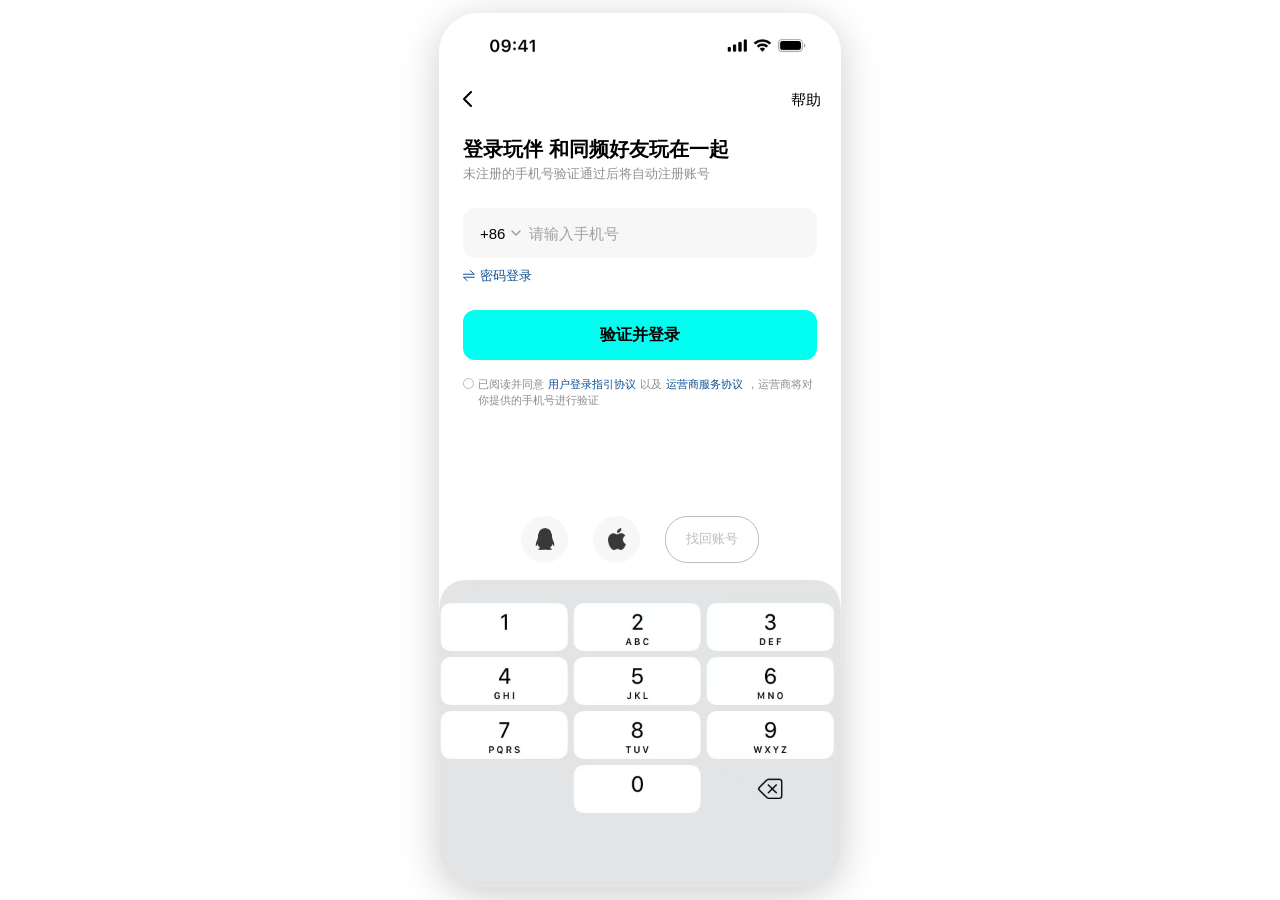
<file: pages/phone-verify.html>
<!DOCTYPE html>
<html lang="zh-CN">
<head>
  <meta charset="UTF-8">
  <meta name="viewport" content="width=device-width, initial-scale=1.0, maximum-scale=1.0, user-scalable=no, viewport-fit=cover, interactive-widget=resizes-content">
  <title>手机号验证登录 - Vibe</title>
  <link rel="stylesheet" href="../css/base/variables.css">
  <link rel="stylesheet" href="../css/base/reset.css">
  <link rel="stylesheet" href="../css/base/typography.css">
  <link rel="stylesheet" href="../css/components/status-bar.css">
  <link rel="stylesheet" href="../css/components/auth-nav-help.css">
  <link rel="stylesheet" href="../css/components/modal.css">
  <link rel="stylesheet" href="../css/pages/auth.css">
  <style>
    /* 本页统一使用苹方（Windows 上为 PingFang SC 回退到系统 UI 字体） */
    .auth-page {
      background: #fff;
      position: relative;
      display: flex;
      flex-direction: column;
      height: 100%;
      min-height: 0;
      overflow-x: hidden;
      overflow-y: hidden;
      font-family: "PingFang SC", -apple-system, "Helvetica Neue", sans-serif;
    }
    .auth-content { padding: 16px 24px 0; flex: 1 1 auto; min-height: 0; }
    /* Figma 377:10060 — 标题「登录玩伴 和同频好友玩在一起」 */
    .auth-headline {
      font-family: "PingFang SC", -apple-system, "Helvetica Neue", sans-serif;
      font-size: 20px;
      font-weight: 600;
      line-height: 28px;
      letter-spacing: 0;
      color: #000000;
      margin: 0 0 2px;
      white-space: normal;
    }
    /* Figma 373:9966 — 副说明 */
    .auth-subline {
      font-family: "PingFang SC", -apple-system, "Helvetica Neue", sans-serif;
      font-size: 13px;
      font-weight: 500;
      line-height: 18.2px;
      letter-spacing: 0;
      color: rgba(34, 34, 34, 0.5);
      margin: 0 0 25px;
    }
    /* Figma — 手机号输入容器圆角灰底 */
    .phone-row {
      display: flex;
      align-items: center;
      gap: 8px;
      min-height: 50px;
      padding: 13px 17px;
      margin-bottom: 9px;
      background: #f7f7f7;
      border-radius: 12px;
      border: none;
    }
    /* Figma 377:10029 — +86 */
    .phone-row__prefix {
      display: flex;
      align-items: center;
      gap: 6px;
      padding: 0;
      font-family: "PingFang SC", -apple-system, "Helvetica Neue", sans-serif;
      font-size: 15px;
      font-weight: 500;
      line-height: 21px;
      color: #000000;
      white-space: nowrap;
      flex-shrink: 0;
      cursor: pointer;
    }
    /* Figma 377:10027 — placeholder */
    .phone-row__input {
      flex: 1;
      border: none;
      outline: none;
      font-family: "PingFang SC", -apple-system, "Helvetica Neue", sans-serif;
      font-size: 15px;
      font-weight: 500;
      line-height: 21px;
      color: #222222;
      padding: 0;
      background: transparent;
      min-width: 0;
      caret-color: #222222;
    }
    .phone-row__input::placeholder { color: rgba(34, 34, 34, 0.4); }
    .auth-link-row { display: flex; align-items: center; gap: 5px; margin-bottom: 25px; }
    /* Figma 377:10052 — 密码登录前双箭头（旋转 90° 的 chevron 组） */
    .auth-link-row__icon {
      width: 12px;
      height: 12px;
      flex-shrink: 0;
      display: block;
    }
    /* Figma 377:10043 — 密码登录：字号 13，字重较 500 降一号 */
    .auth-link-row a {
      font-family: "PingFang SC", -apple-system, "Helvetica Neue", sans-serif;
      font-size: 13px;
      font-weight: 400;
      line-height: 18.2px;
      color: #0d5096;
      text-decoration: none;
      cursor: pointer;
    }
    .auth-link-row a:hover { opacity: 0.85; }
    /* Figma 374:9972 — 验证并登录 */
    .auth-btn-primary {
      width: 100%;
      height: 50px;
      background: var(--c-primary);
      border: none;
      border-radius: 12px;
      font-family: "PingFang SC", -apple-system, "Helvetica Neue", sans-serif;
      font-size: 16px;
      font-weight: 600;
      line-height: 22.4px;
      color: #000000;
      cursor: pointer;
      margin-bottom: 17px;
    }
    /* 与 login 页一致：可点击切换的协议勾选 */
    .auth-terms {
      display: flex;
      align-items: flex-start;
      gap: 4px;
      margin: 0;
    }
    /* 设计稿换行：第 1 行到「运营商将对」，第 2 行「你提供的手机号进行验证」 */
    .auth-terms__copy {
      flex: 1;
      min-width: 0;
      display: flex;
      flex-direction: column;
      align-items: flex-start;
      gap: 0;
      font-family: inherit;
      font-size: 11px;
      font-weight: 400;
      line-height: 15.4px;
      color: #8c8c8c;
    }
    .auth-terms__line {
      display: flex;
      flex-wrap: wrap;
      align-items: baseline;
      column-gap: 4px;
      row-gap: 0;
    }
    .auth-terms__line--2 {
      display: block;
      margin-top: 0;
    }
    .auth-terms__native-checkbox { display: none; }
    .auth-terms__toggle {
      border: none;
      background: transparent;
      padding: 0;
      margin: 0;
      line-height: 0;
      display: inline-flex;
      align-items: center;
      justify-content: center;
      cursor: pointer;
      flex-shrink: 0;
      margin-top: 1px;
    }
    .auth-terms__checkbox {
      width: 11px;
      height: 11px;
      cursor: pointer;
      flex-shrink: 0;
      display: block;
    }
    .auth-terms__text,
    .auth-terms__link {
      font-family: inherit;
      font-size: inherit;
      font-weight: inherit;
      line-height: inherit;
    }
    .auth-terms__text { color: #8c8c8c; }
    .auth-terms__link {
      color: #0d5096;
      cursor: pointer;
      font-weight: 400;
      text-decoration: none;
    }
    .auth-footer-area {
      margin-top: auto;
      flex-shrink: 0;
      width: 100%;
      display: flex;
      flex-direction: column;
      align-items: center;
      gap: 0;
      padding-bottom: env(safe-area-inset-bottom, 0);
    }
    /* Figma 379:10076 — QQ、Apple、找回账号同一行，间距 25 */
    .auth-footer-area__row {
      display: flex;
      flex-direction: row;
      align-items: center;
      justify-content: center;
      gap: 25px;
      padding-top: 20px;
      margin-bottom: 16px;
    }
    .social-icon-btn {
      width: 47px;
      height: 47px;
      border-radius: 50%;
      background: #f7f7f7;
      display: flex;
      align-items: center;
      justify-content: center;
      border: none;
      cursor: pointer;
      flex-shrink: 0;
      padding: 0;
    }
    /* Figma 379:10075 Frame 982 — 找回账号 */
    .auth-footer-area__recover-btn {
      box-sizing: border-box;
      min-height: 44.4px;
      padding: 13px 20px 14px;
      border-radius: 22.2px;
      border: 0.5px solid rgba(34, 34, 34, 0.3);
      background: transparent;
      font-family: inherit;
      font-size: 13px;
      font-weight: 400;
      line-height: 18.2px;
      color: rgba(34, 34, 34, 0.3);
      cursor: pointer;
      flex-shrink: 0;
      -webkit-tap-highlight-color: transparent;
    }
    .auth-footer-area__recover-btn:active {
      opacity: 0.85;
    }
    /* 原设计键盘图 + 透明热区（高约 308，与稿一致） */
    .auth-keypad-wrap {
      position: relative;
      width: 100%;
      height: 308px;
      flex-shrink: 0;
      overflow: hidden;
      line-height: 0;
      background: #d1d2d6;
    }
    .auth-keypad-wrap__img {
      width: 100%;
      height: 100%;
      display: block;
      object-fit: cover;
      object-position: bottom center;
      pointer-events: none;
      user-select: none;
    }
    .auth-keypad-wrap__hits {
      position: absolute;
      inset: 0;
      display: grid;
      grid-template-columns: repeat(3, 1fr);
      grid-template-rows: repeat(4, 1fr);
      gap: 0;
      padding: 0;
      box-sizing: border-box;
    }
    .auth-keypad-hit {
      margin: 0;
      padding: 0;
      border: none;
      background: transparent;
      cursor: pointer;
      -webkit-tap-highlight-color: transparent;
      touch-action: manipulation;
    }
    .auth-keypad-hit:focus {
      outline: none;
    }
    .auth-keypad-hit-skip {
      pointer-events: none;
    }
    /* 未勾选协议弹窗（与 hint 图二一致，叠在机壳内含顶栏） */
    .phone-frame > .page.auth-page {
      position: relative;
      z-index: 0;
    }
    .phone-verify-agreement-sheet {
      position: absolute;
      inset: 0;
      z-index: 200;
      border-radius: inherit;
    }
    .phone-verify-agreement-sheet[hidden] {
      display: none !important;
    }
    .phone-verify-agreement-sheet__backdrop {
      position: absolute;
      inset: 0;
      background: var(--c-overlay);
    }
    .phone-verify-agreement-sheet .modal {
      z-index: 201;
    }
    .visually-hidden {
      position: absolute;
      width: 1px;
      height: 1px;
      padding: 0;
      margin: -1px;
      overflow: hidden;
      clip: rect(0, 0, 0, 0);
      white-space: nowrap;
      border: 0;
    }
  </style>
</head>
<body>
  <div class="phone-frame">
    <div class="page auth-page">

      <header class="page-header">
        <div class="status-bar status-bar--use-header-image">
          <span class="status-bar__time">09:41</span>
          <div class="status-bar__indicators">
            <svg width="19" height="12" viewBox="0 0 20 12" fill="none"><rect x="0" y="7" width="3" height="5" rx="0.5" fill="black"/><rect x="4.5" y="5" width="3" height="7" rx="0.5" fill="black"/><rect x="9" y="3" width="3" height="9" rx="0.5" fill="black"/><rect x="13.5" y="1" width="3" height="11" rx="0.5" fill="black"/></svg>
            <svg width="17" height="12" viewBox="0 0 17 12" fill="none"><circle cx="8.5" cy="10.5" r="1.5" fill="black"/><path d="M5 7.5C6.1 6.4 7.2 5.9 8.5 5.9s2.4 0.5 3.5 1.6" stroke="black" stroke-width="1.4" stroke-linecap="round" fill="none"/><path d="M2.5 5C4.3 3.2 6.3 2.3 8.5 2.3s4.2 0.9 6 2.7" stroke="black" stroke-width="1.4" stroke-linecap="round" fill="none"/></svg>
            <svg width="27" height="13" viewBox="0 0 27 13" fill="none"><rect x="0.5" y="0.5" width="22" height="12" rx="3.5" stroke="black" stroke-opacity="0.35"/><rect x="2" y="2" width="17" height="9" rx="2" fill="black"/><path d="M24 4v5a2.5 2.5 0 000-5z" fill="black" fill-opacity="0.4"/></svg>
          </div>
        </div>
        <div class="auth-nav">
          <button class="auth-nav__back" id="btn-back" type="button">
            <svg xmlns="http://www.w3.org/2000/svg" width="9" height="16" viewBox="0 0 9 16" fill="none" aria-hidden="true"><path d="M8 15L1 8L8 1" stroke="black" stroke-width="2" stroke-linecap="round" stroke-linejoin="round"/></svg>
          </button>
          <span class="auth-nav__help">帮助</span>
        </div>
      </header>

      <div class="auth-content">
        <h1 class="auth-headline">登录玩伴 和同频好友玩在一起</h1>
        <p class="auth-subline">未注册的手机号验证通过后将自动注册账号</p>

        <div class="phone-row">
          <div class="phone-row__prefix">
            <span>+86</span>
            <svg width="10" height="6" viewBox="0 0 10 6" fill="none"><path d="M1 1l4 4 4-4" stroke="#999" stroke-width="1.4" stroke-linecap="round" stroke-linejoin="round"/></svg>
          </div>
          <input class="phone-row__input" type="text" inputmode="none" placeholder="请输入手机号" maxlength="11" id="phone-input" autocomplete="tel-national" aria-describedby="phone-keypad-hint">
        </div>

        <div class="auth-link-row">
          <svg class="auth-link-row__icon" xmlns="http://www.w3.org/2000/svg" width="12" height="12" viewBox="0 0 12 12" fill="none" aria-hidden="true">
            <path d="M7.21193 0.5L11.2572 4.244L0.500031 4.244M4.17794 10.6856L0.500031 7.244L11.2572 7.244" stroke="#0D5096" stroke-linecap="round" stroke-linejoin="round"/>
          </svg>
          <a onclick="Router.go('phone-password.html')">密码登录</a>
        </div>

        <button class="auth-btn-primary" id="btn-submit" type="button">验证并登录</button>

        <div class="auth-terms">
          <input type="checkbox" id="phone-verify-terms-checkbox" class="auth-terms__native-checkbox">
          <button id="phone-verify-terms-toggle" class="auth-terms__toggle" type="button" aria-label="同意条款">
            <img id="phone-verify-checkbox-img" class="auth-terms__checkbox" data-asset="login_unchecked" alt="">
          </button>
          <div class="auth-terms__copy" id="phone-verify-terms-copy">
            <span class="auth-terms__line auth-terms__line--1">
              <span class="auth-terms__text">已阅读并同意</span><a class="auth-terms__link" href="#">用户登录指引协议</a><span class="auth-terms__text">以及</span><a class="auth-terms__link" href="#">运营商服务协议</a><span class="auth-terms__text">，运营商将对</span>
            </span>
            <span class="auth-terms__line--2 auth-terms__text">你提供的手机号进行验证</span>
          </div>
        </div>
      </div>

      <div class="auth-footer-area">
        <div class="auth-footer-area__row">
          <button class="social-icon-btn" type="button" aria-label="QQ 登录">
            <img data-asset="login_qq" src="" alt="" width="26" height="26">
          </button>
          <button class="social-icon-btn" type="button" aria-label="Apple 登录">
            <img data-asset="login_apple" src="" alt="" width="22" height="22">
          </button>
          <button type="button" class="auth-footer-area__recover-btn" onclick="Router.go('phone-password.html')">找回账号</button>
        </div>
        <span id="phone-keypad-hint" class="visually-hidden">可点按下方键盘图输入数字，或在输入框内编辑、删除，最多 11 位</span>
        <div class="auth-keypad-wrap" id="phone-keypad">
          <img class="auth-keypad-wrap__img" data-asset="phone_verify_deco" src="" alt="">
          <div class="auth-keypad-wrap__hits" role="group" aria-label="数字键盘">
            <button type="button" class="auth-keypad-hit" data-digit="1" aria-label="1"></button>
            <button type="button" class="auth-keypad-hit" data-digit="2" aria-label="2"></button>
            <button type="button" class="auth-keypad-hit" data-digit="3" aria-label="3"></button>
            <button type="button" class="auth-keypad-hit" data-digit="4" aria-label="4"></button>
            <button type="button" class="auth-keypad-hit" data-digit="5" aria-label="5"></button>
            <button type="button" class="auth-keypad-hit" data-digit="6" aria-label="6"></button>
            <button type="button" class="auth-keypad-hit" data-digit="7" aria-label="7"></button>
            <button type="button" class="auth-keypad-hit" data-digit="8" aria-label="8"></button>
            <button type="button" class="auth-keypad-hit" data-digit="9" aria-label="9"></button>
            <span class="auth-keypad-hit-skip" aria-hidden="true"></span>
            <button type="button" class="auth-keypad-hit" data-digit="0" aria-label="0"></button>
            <button type="button" class="auth-keypad-hit" data-action="delete" aria-label="删除"></button>
          </div>
        </div>
      </div>

    </div>

    <div id="phone-verify-agreement-sheet" class="phone-verify-agreement-sheet" hidden>
      <div class="phone-verify-agreement-sheet__backdrop" aria-hidden="true"></div>
      <div class="modal" role="dialog" aria-modal="true" aria-labelledby="phone-verify-agreement-title">
        <p class="modal__title" id="phone-verify-agreement-title">服务协议及隐私保护</p>
        <div class="modal__body">
          <span style="color:rgba(34,34,34,0.8)">我已阅读并同意</span>
          <span style="color:var(--c-link);cursor:pointer">隐私政策</span>
          <span style="color:rgba(34,34,34,0.8)">和</span>
          <span style="color:var(--c-link);cursor:pointer">服务条款</span>
        </div>
        <div class="modal__actions">
          <button type="button" class="modal__btn modal__btn--cancel" id="phone-verify-agreement-disagree">不同意</button>
          <button type="button" class="modal__btn modal__btn--confirm" id="phone-verify-agreement-agree">同意</button>
        </div>
      </div>
    </div>
  </div>

  <script src="../js/utils/auth.js"></script>
  <script src="../js/utils/assets.js"></script>
  <script src="../js/utils/router.js"></script>
  <script>
    window.populateAssets && window.populateAssets();

    var uncheckedSrc = '../assets/images/login_unchecked.svg?v=2';
    var checkedSrc = '../assets/images/hint_checked.svg?v=2';

    document.getElementById('btn-back').addEventListener('click', function() { Router.go('login.html'); });

    (function setupNumericKeypad() {
      var input = document.getElementById('phone-input');
      var pad = document.getElementById('phone-keypad');
      if (!input || !pad) return;

      function digitsOnly(s) {
        return (s || '').replace(/\D/g, '');
      }

      function clampPhoneValue(raw) {
        return digitsOnly(raw).slice(0, 11);
      }

      function insertDigit(digit) {
        var clean = clampPhoneValue(input.value);
        if (document.activeElement === input && input.selectionStart != null) {
          var start = input.selectionStart;
          var end = input.selectionEnd != null ? input.selectionEnd : start;
          var v = input.value;
          if (start === end && digitsOnly(v).length >= 11) return;
          var merged = clampPhoneValue(v.slice(0, start) + digit + v.slice(end));
          input.value = merged;
          var pos = Math.min(merged.length, start + 1);
          input.setSelectionRange(pos, pos);
        } else {
          if (clean.length >= 11) return;
          input.value = (clean + digit).slice(0, 11);
          input.focus();
          input.setSelectionRange(input.value.length, input.value.length);
        }
      }

      function deleteOne() {
        if (document.activeElement === input && input.selectionStart != null) {
          var start = input.selectionStart;
          var end = input.selectionEnd != null ? input.selectionEnd : start;
          var v = input.value;
          if (start === end) {
            if (start < 1) return;
            var merged = clampPhoneValue(v.slice(0, start - 1) + v.slice(start));
            input.value = merged;
            input.setSelectionRange(Math.min(start - 1, merged.length), Math.min(start - 1, merged.length));
          } else {
            var merged2 = clampPhoneValue(v.slice(0, start) + v.slice(end));
            input.value = merged2;
            input.setSelectionRange(Math.min(start, merged2.length), Math.min(start, merged2.length));
          }
        } else {
          input.value = clampPhoneValue(input.value).slice(0, -1);
          input.focus();
          input.setSelectionRange(input.value.length, input.value.length);
        }
      }

      pad.addEventListener('click', function(e) {
        var hit = e.target.closest('.auth-keypad-hit');
        if (!hit) return;
        e.preventDefault();
        if (hit.getAttribute('data-action') === 'delete') {
          deleteOne();
          return;
        }
        var digit = hit.getAttribute('data-digit');
        if (digit != null && digit !== '') {
          insertDigit(digit);
          input.focus();
        }
      });

      input.addEventListener('paste', function(e) {
        e.preventDefault();
        var t = (e.clipboardData || window.clipboardData).getData('text') || '';
        input.value = clampPhoneValue(t);
      });

      input.addEventListener('input', function() {
        var cur = input.value;
        var next = clampPhoneValue(cur);
        if (cur !== next) {
          input.value = next;
          input.setSelectionRange(next.length, next.length);
        }
      });
    })();

    (function setupTermsToggle() {
      var checkbox = document.getElementById('phone-verify-terms-checkbox');
      var toggleBtn = document.getElementById('phone-verify-terms-toggle');
      var checkboxImg = document.getElementById('phone-verify-checkbox-img');
      var termsCopy = document.getElementById('phone-verify-terms-copy');

      function syncCheckboxImage() {
        if (!checkbox || !checkboxImg) return;
        checkboxImg.src = checkbox.checked ? checkedSrc : uncheckedSrc;
      }

      if (checkbox) checkbox.checked = false;
      syncCheckboxImage();

      if (toggleBtn && checkbox) {
        toggleBtn.addEventListener('click', function (event) {
          event.stopPropagation();
          checkbox.checked = !checkbox.checked;
          syncCheckboxImage();
        });
      }

      if (termsCopy && checkbox) {
        termsCopy.addEventListener('click', function (event) {
          if (event.target.closest('.auth-terms__link')) return;
          checkbox.checked = !checkbox.checked;
          syncCheckboxImage();
        });
      }
    })();

    var agreementSheet = document.getElementById('phone-verify-agreement-sheet');

    function showAgreementSheet() {
      if (agreementSheet) agreementSheet.hidden = false;
    }

    function hideAgreementSheet() {
      if (agreementSheet) agreementSheet.hidden = true;
    }

    document.getElementById('btn-submit').addEventListener('click', function() {
      var val = document.getElementById('phone-input').value.trim();
      if (val.length < 11) return;
      var checkbox = document.getElementById('phone-verify-terms-checkbox');
      if (checkbox && !checkbox.checked) {
        showAgreementSheet();
        return;
      }
      try {
        sessionStorage.setItem('vibe_verify_phone', val);
      } catch (e) {}
      Router.go('verify-code.html');
    });

    document.getElementById('phone-verify-agreement-disagree').addEventListener('click', function() {
      hideAgreementSheet();
    });

    document.getElementById('phone-verify-agreement-agree').addEventListener('click', function() {
      var checkbox = document.getElementById('phone-verify-terms-checkbox');
      var checkboxImg = document.getElementById('phone-verify-checkbox-img');
      if (checkbox) checkbox.checked = true;
      if (checkboxImg) checkboxImg.src = checkedSrc;
      hideAgreementSheet();
      var val = document.getElementById('phone-input').value.trim();
      if (val.length >= 11) {
        try {
          sessionStorage.setItem('vibe_verify_phone', val);
        } catch (e) {}
        Router.go('verify-code.html');
      }
    });
  </script>
</body>
</html>
</file>
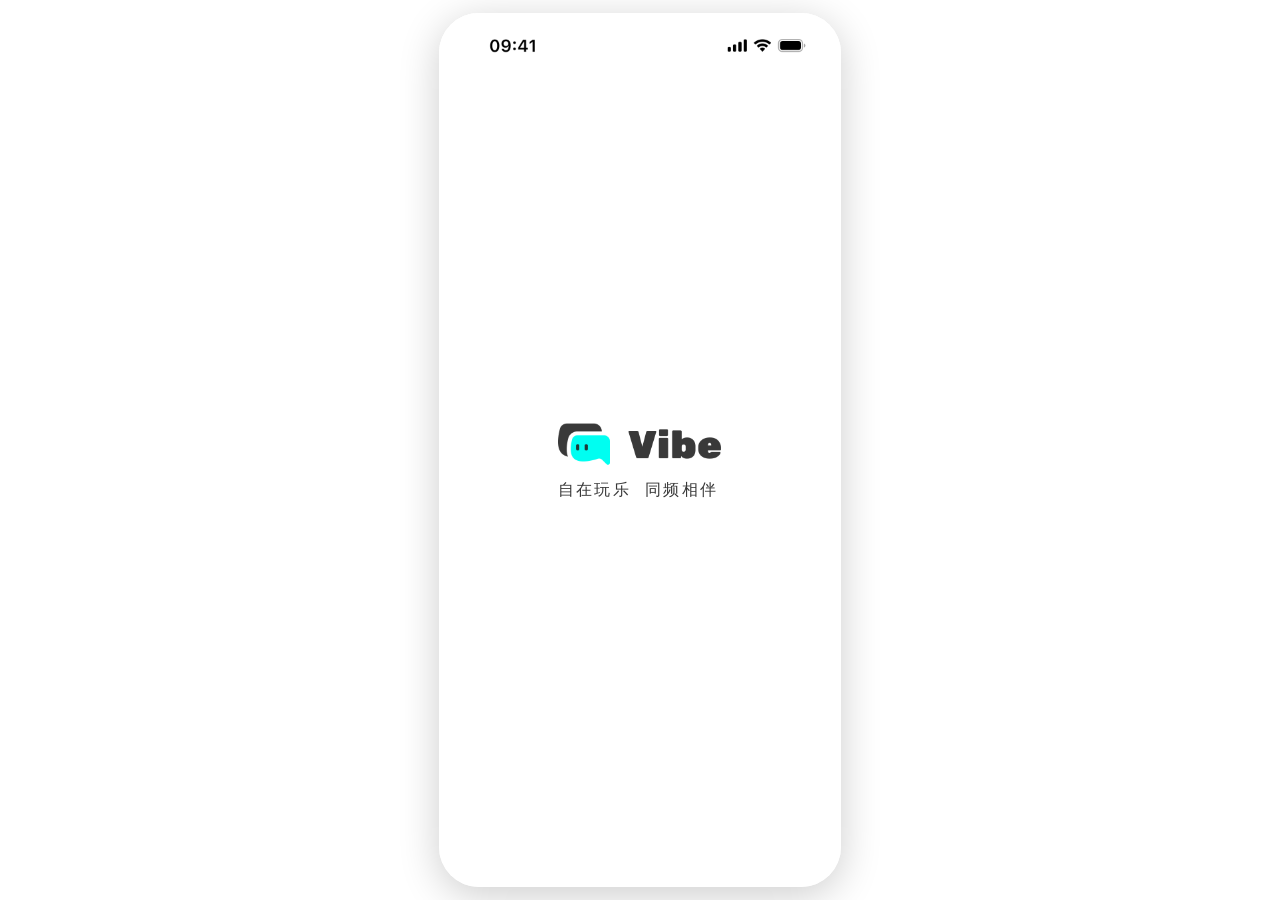
<file: pages/profile.html>
<!DOCTYPE html>
<html lang="zh-CN">
<head>
  <meta charset="UTF-8">
  <meta name="viewport" content="width=device-width, initial-scale=1.0, maximum-scale=1.0, user-scalable=no, viewport-fit=cover, interactive-widget=resizes-content">
  <title>我的 - Vibe</title>
  <link rel="stylesheet" href="../css/base/variables.css">
  <link rel="stylesheet" href="../css/base/reset.css">
  <link rel="stylesheet" href="../css/base/typography.css">
  <link rel="stylesheet" href="../css/components/status-bar.css">
  <link rel="stylesheet" href="../css/components/nav-bar.css">
  <style>
    * { box-sizing: border-box; }
    body { background: #f8f8f8; }
    .phone-frame { width: 402px; height: 889px; margin: 0 auto; background: #f8f8f8; display: flex; flex-direction: column; overflow: hidden; position: relative; }
    .page { flex: 1; display: flex; flex-direction: column; overflow: hidden; }

    /* Hero area */
    .profile-hero { position: relative; height: 239px; flex-shrink: 0; overflow: hidden; }
    .profile-hero__bg { position: absolute; inset: 0; background: url('../assets/images/背景.png') center/cover no-repeat; }
    .profile-hero__overlay { position: absolute; top: 85.691px; left: 0; width: 401.722px; height: 203.583px; background: linear-gradient(180deg, rgba(8, 176, 209, 0.00) 6.85%, #08B0D1 117.94%); pointer-events: none; }

    /* Status bar on hero — white text */
    .status-bar { display: flex; align-items: center; justify-content: space-between; padding: 21px 24px 0; height: 62px; position: relative; z-index: 2; }
    .status-bar__time { font-size: 15px; font-weight: 600; color: #fff; }
    .status-bar__indicators { display: flex; align-items: center; gap: 6px; }

    .hero-main { position: relative; height: 177px; }
    /* Hero top action row */
    .hero-action-row { position: relative; z-index: 3; height: 38px; padding: 8px 16px 0; display: flex; align-items: flex-start; justify-content: space-between; }
    .hero-top-actions { display: flex; align-items: flex-start; gap: 14px; }
    .hero-icon-btn {
      padding: 0;
      margin: 0;
      border: none;
      background: transparent;
      display: flex;
      align-items: center;
      justify-content: center;
      cursor: pointer;
      color: #fff;
      -webkit-tap-highlight-color: transparent;
    }
    .hero-icon-btn:focus { outline: none; }
    .hero-icon-btn:focus-visible { outline: 2px solid rgba(255,255,255,0.6); outline-offset: 2px; }

    /* 主页侧栏（与「我的」顶栏同一页内） */
    .profile-drawer {
      position: absolute;
      inset: 0;
      z-index: 80;
      pointer-events: none;
      visibility: hidden;
      overscroll-behavior: contain;
    }
    .profile-drawer.is-open {
      pointer-events: auto;
      visibility: visible;
    }
    .profile-drawer__backdrop {
      position: absolute;
      inset: 0;
      background: rgba(0, 0, 0, 0.38);
      opacity: 0;
      transition: opacity 0.26s ease;
      touch-action: none;
    }
    .profile-drawer.is-open .profile-drawer__backdrop { opacity: 1; }
    .profile-drawer__panel {
      position: absolute;
      top: 0;
      right: 0;
      bottom: 0;
      width: 76%;
      max-width: 305px;
      background: #f2f3f5;
      box-shadow: -8px 0 24px rgba(0, 0, 0, 0.12);
      transform: translateX(100%);
      transition: transform 0.28s cubic-bezier(0.32, 0.72, 0, 1);
      display: flex;
      flex-direction: column;
      padding: 0;
      overflow-y: auto;
      -webkit-overflow-scrolling: touch;
      will-change: transform;
    }
    .profile-drawer.is-open .profile-drawer__panel { transform: translateX(0); }
    .profile-drawer__statusbar {
      position: absolute;
      top: 0;
      left: 0;
      right: 0;
      z-index: 3;
      height: 62px;
      display: flex;
      align-items: flex-start;
      justify-content: center;
      background: transparent;
      pointer-events: none;
    }
    .profile-drawer__statusbar img {
      width: 100%;
      height: 62px;
      object-fit: fill;
      display: block;
      pointer-events: none;
      user-select: none;
    }
    .profile-drawer__content {
      padding: calc(62px + 12px) 12px calc(16px + env(safe-area-inset-bottom, 0));
    }
    .profile-drawer__top {
      display: flex;
      align-items: center;
      justify-content: flex-end;
      gap: 8px;
      margin-bottom: 14px;
      flex-shrink: 0;
    }
    .profile-drawer__scan {
      display: inline-flex;
      align-items: center;
      gap: 6px;
      padding: 8px 12px;
      border-radius: 20px;
      border: none;
      background: #fff;
      font-size: 13px;
      font-weight: 500;
      color: #222;
      cursor: pointer;
      box-shadow: 0 1px 3px rgba(0,0,0,0.06);
    }
    .profile-drawer__close {
      width: 36px;
      height: 36px;
      border: none;
      border-radius: 50%;
      background: rgba(255,255,255,0.9);
      font-size: 22px;
      line-height: 1;
      color: #666;
      cursor: pointer;
      flex-shrink: 0;
    }
    .profile-drawer__card {
      background: #fff;
      border-radius: 12px;
      overflow: hidden;
      margin-bottom: 12px;
      box-shadow: 0 1px 3px rgba(0,0,0,0.04);
    }
    .profile-drawer__row {
      display: flex;
      align-items: center;
      gap: 12px;
      padding: 14px 14px 14px 12px;
      text-decoration: none;
      color: #222;
      font-size: 15px;
      font-weight: 500;
      border-bottom: 0.5px solid rgba(0,0,0,0.06);
      cursor: pointer;
    }
    .profile-drawer__row:last-child { border-bottom: none; }
    .profile-drawer__row:active { background: #f9f9f9; }
    .profile-drawer__row-icon { width: 22px; height: 22px; flex-shrink: 0; display: flex; align-items: center; justify-content: center; color: #444; }
    .profile-drawer__row-icon .icon-qr {
      display: block;
      overflow: visible;
      transform: translateY(0.5px);
    }
    .profile-drawer__row-label { flex: 1; min-width: 0; }
    .profile-drawer__chevron { color: #c4c4c4; flex-shrink: 0; }
    .profile-drawer__section-title {
      display: flex;
      align-items: center;
      justify-content: space-between;
      padding: 12px 14px;
      font-size: 15px;
      font-weight: 600;
      color: #222;
      border-bottom: 0.5px solid rgba(0,0,0,0.06);
    }
    .profile-drawer__section-title span:last-child {
      font-size: 13px;
      font-weight: 400;
      color: #888;
      display: flex;
      align-items: center;
      gap: 4px;
    }
    .profile-drawer__notice {
      display: flex;
      align-items: flex-start;
      gap: 10px;
      padding: 12px 14px;
      border-bottom: 0.5px solid rgba(0,0,0,0.06);
      font-size: 13px;
      color: #333;
      line-height: 1.45;
    }
    .profile-drawer__notice:last-child { border-bottom: none; }
    .profile-drawer__notice-date { flex-shrink: 0; font-size: 12px; color: #999; }
    .visually-hidden {
      position: absolute;
      width: 1px;
      height: 1px;
      padding: 0;
      margin: -1px;
      overflow: hidden;
      clip: rect(0, 0, 0, 0);
      white-space: nowrap;
      border: 0;
    }

    /* Avatar area */
    .hero-avatar-area { position: absolute; bottom: 20px; left: 16px; z-index: 3; display: flex; align-items: center; gap: 30px; }
    .hero-avatar-wrap { position: relative; width: 100px; height: 100px; }
    .hero-avatar { width: 100px; height: 100px; border-radius: 50%; object-fit: cover; background: #ddd; border: 2px solid #fff; }
    .hero-avatar-dot { position: absolute; bottom: 6px; right: 2px; width: 20px; height: 20px; border-radius: 50%; background: #00FF48; border: 3px solid #fff; }
    .hero-user-info { padding-bottom: 0; }
    .hero-username { font-size: 18px; font-weight: 700; color: #fff; margin-bottom: 2px; }
    .hero-user-id { font-size: 11px; color: rgba(255,255,255,0.8); }

    /* Edit button */
    .hero-edit-btn { width: 95px; height: 30px; z-index: 3; display: flex; align-items: center; justify-content: center; gap: 5px; background: rgba(255,255,255,0.15); border: 0.5px solid rgba(255,255,255,1); border-radius: 22.2px; padding: 0 12px; cursor: pointer; flex-shrink: 0; }
    .hero-edit-btn svg { width: 12px; height: 12px; display: block; flex-shrink: 0; }
    .hero-edit-btn span { display: block; font-size: 13px; color: #fff; font-weight: 400; line-height: 1; white-space: nowrap; }

    /* White card area */
    .profile-body { flex: 1; overflow-y: auto; -webkit-overflow-scrolling: touch; background: #ffffff; margin-top: 0; padding-top: 16px; border-radius: 10px 10px 0 0; position: relative; z-index: 1; }
    .profile-body::-webkit-scrollbar { display: none; }

    /* Tabs：独立滑块（避免 button::after 在部分 WebView 不显示） */
    .profile-tabs {
      position: relative;
      background: #ffffff !important;
      border-radius: 10px 10px 0 0;
      padding: 0 16px 6px;
      border-bottom: none;
    }
    .profile-tabs + .posts-masonry {
      background: #fafafa;
    }
    .profile-tabs__row {
      display: flex;
      align-items: center;
      justify-content: flex-start;
      gap: 50px;
    }
    .profile-tab {
      flex: 0 0 auto;
      height: 27px;
      padding: 0;
      margin: 0;
      border: none;
      background: transparent;
      font: inherit;
      font-size: 16px;
      font-family: "PingFang SC", sans-serif;
      font-style: normal;
      font-weight: 500;
      line-height: 22.4px;
      color: rgba(34, 34, 34, 0.6);
      text-align: center;
      cursor: pointer;
      -webkit-tap-highlight-color: transparent;
      -webkit-appearance: none;
      appearance: none;
    }
    .profile-tab.is-active,
    .profile-tab[aria-selected="true"] { font-weight: 600; color: #222222 !important; }
    .profile-tab-indicator {
      position: absolute;
      left: 0;
      bottom: 0;
      height: 2px;
      width: 32px;
      border-radius: 1px;
      background: #00fff6;
      transform: translateX(16px);
      transition: transform 0.22s ease, width 0.22s ease;
      pointer-events: none;
      z-index: 2;
    }

    /* Posts grid */
    .posts-masonry { padding: 10px 10px 0; display: flex; gap: 6px; background: #fafafa; }
    .masonry-col { display: flex; flex-direction: column; gap: 6px; flex: 1; }
    .post-card { background: #fff; border-radius: 8px; overflow: hidden; cursor: pointer; }
    .post-card__img { display: block; width: 100%; object-fit: cover; }
    .post-card__body { padding: 7px 8px 9px; }
    .post-card__title { font-size: 12px; color: #222; line-height: 1.4; margin-bottom: 6px; display: -webkit-box; -webkit-line-clamp: 2; line-clamp: 2; -webkit-box-orient: vertical; overflow: hidden; }
    .post-card__foot { display: flex; align-items: center; justify-content: space-between; }
    .post-card__author { display: flex; align-items: center; gap: 6px; min-width: 0; }
    .post-card__author-avatar { width: 16px; height: 16px; border-radius: 50%; object-fit: cover; }
    .post-card__author-name { font-size: 12px; color: #bcbcbc; white-space: nowrap; overflow: hidden; text-overflow: ellipsis; max-width: 92px; }
    .post-card__likes { display: flex; align-items: center; gap: 3px; font-size: 11px; color: #bbb; }

    .nav-bar { border-top: none; }
  </style>
</head>
<body>
  <div class="phone-frame">
    <div class="page">

      <!-- Hero area -->
      <div class="profile-hero">
        <div class="profile-hero__bg"></div>
        <div class="profile-hero__overlay"></div>

        <!-- Status bar -->
        <div class="status-bar status-bar--image">
          <img class="status-bar__header-image" src="../assets/images/header（white）.png" alt="status bar">
        </div>

        <div class="hero-main">
          <!-- Action row -->
          <div class="hero-action-row">
            <div class="hero-edit-btn">
              <svg xmlns="http://www.w3.org/2000/svg" width="13" height="13" viewBox="0 0 13 13" fill="none">
                <path d="M5.55653 1.4195H1.62367C1.32566 1.4195 1.03985 1.53789 0.829117 1.74862C0.618387 1.95935 0.5 2.24516 0.5 2.54318V10.4089C0.5 10.7069 0.618387 10.9927 0.829117 11.2035C1.03985 11.4142 1.32566 11.5326 1.62367 11.5326H9.48939C9.78741 11.5326 10.0732 11.4142 10.284 11.2035C10.4947 10.9927 10.6131 10.7069 10.6131 10.4089V6.47604M9.64631 0.823609C9.85351 0.616406 10.1345 0.5 10.4276 0.5C10.7206 0.5 11.0016 0.616406 11.2088 0.823609C11.416 1.03081 11.5324 1.31184 11.5324 1.60487C11.5324 1.8979 11.416 2.17893 11.2088 2.38613L6.26084 7.33412L4.17748 7.85496L4.69832 5.7716L9.64631 0.823609Z" stroke="white" stroke-linecap="round" stroke-linejoin="round"/>
              </svg>
              <span>编辑主页</span>
            </div>
            <div class="hero-top-actions">
              <button type="button" class="hero-icon-btn" aria-label="搜索">
                <svg width="22" height="22" viewBox="0 0 22 22" fill="none" aria-hidden="true"><circle cx="10" cy="10" r="7" stroke="white" stroke-width="1.8"/><path d="M16 16l4 4" stroke="white" stroke-width="1.8" stroke-linecap="round"/></svg>
              </button>
              <button type="button" class="hero-icon-btn" aria-label="发布">
                <svg width="24" height="24" viewBox="0 0 22 22" fill="none" aria-hidden="true"><circle cx="11" cy="11" r="9" stroke="white" stroke-width="1.8"/><line x1="11" y1="7" x2="11" y2="15" stroke="white" stroke-width="1.8" stroke-linecap="round"/><line x1="7" y1="11" x2="15" y2="11" stroke="white" stroke-width="1.8" stroke-linecap="round"/></svg>
              </button>
              <button type="button" class="hero-icon-btn" id="btn-profile-more" aria-label="更多" aria-expanded="false" aria-controls="profile-home-drawer">
                <svg width="26" height="26" viewBox="0 0 22 22" fill="none" aria-hidden="true">
                  <line x1="5" y1="6" x2="17" y2="6" stroke="white" stroke-width="1.8" stroke-linecap="round"/>
                  <line x1="5" y1="11" x2="17" y2="11" stroke="white" stroke-width="1.8" stroke-linecap="round"/>
                  <line x1="5" y1="16" x2="17" y2="16" stroke="white" stroke-width="1.8" stroke-linecap="round"/>
                </svg>
              </button>
            </div>
          </div>

          <!-- Avatar + user info -->
          <div class="hero-avatar-area">
            <div class="hero-avatar-wrap">
              <img class="hero-avatar" src="../assets/images/profile_avatar_main.png" alt="Typing 头像">
              <div class="hero-avatar-dot"></div>
            </div>
            <div class="hero-user-info">
              <div class="hero-username">Typing...</div>
              <div class="hero-user-id">玩伴号：050726Lily</div>
            </div>
          </div>
        </div>

      </div>

      <!-- Body -->
      <div class="profile-body">
        <!-- Tabs -->
        <div class="profile-tabs" role="tablist" aria-label="个人内容分类">
          <div class="profile-tabs__row">
            <button type="button" class="profile-tab is-active" role="tab" aria-selected="true">动态</button>
            <button type="button" class="profile-tab" role="tab" aria-selected="false">评论</button>
            <button type="button" class="profile-tab" role="tab" aria-selected="false">收藏</button>
            <button type="button" class="profile-tab" role="tab" aria-selected="false">历史</button>
          </div>
          <div class="profile-tab-indicator" aria-hidden="true"></div>
        </div>

        <!-- Posts masonry -->
        <div class="posts-masonry">
          <div class="masonry-col">
            <div class="post-card">
              <img class="post-card__img" src="../assets/images/profile_post_01.png" alt="拼豆图纸守卫" style="height:185px;">
              <div class="post-card__body">
                <p class="post-card__title">拼豆图纸 | 守卫</p>
                <div class="post-card__foot">
                  <div class="post-card__author">
                    <img class="post-card__author-avatar" src="../assets/images/profile_avatar_main.png" alt="Typing...">
                    <span class="post-card__author-name">Typing...</span>
                  </div>
                  <div class="post-card__likes">
                    <svg xmlns="http://www.w3.org/2000/svg" width="14" height="13" viewBox="0 0 14 13" fill="none"><path d="M6.76191 2.69464C5.37037 -0.571594 0.5 -0.22371 0.5 3.95092C0.5 8.12554 6.76191 11.6045 6.76191 11.6045C6.76191 11.6045 13.0238 8.12554 13.0238 3.95092C13.0238 -0.22371 8.15344 -0.571594 6.76191 2.69464Z" stroke="#222222" stroke-opacity="0.5" stroke-linecap="round" stroke-linejoin="round"/></svg>
                    <span>55</span>
                  </div>
                </div>
              </div>
            </div>
            <div class="post-card">
              <img class="post-card__img" src="../assets/images/profile_post_04.png" alt="好无聊呀 Timi有没有？上哪都是一个人" style="height:155px;">
              <div class="post-card__body">
                <p class="post-card__title">好无聊呀 Timi有没有？上哪都是一个人</p>
                <div class="post-card__foot">
                  <div class="post-card__author">
                    <img class="post-card__author-avatar" src="../assets/images/profile_avatar_main.png" alt="七七">
                    <span class="post-card__author-name">七七</span>
                  </div>
                  <div class="post-card__likes">
                    <svg xmlns="http://www.w3.org/2000/svg" width="14" height="13" viewBox="0 0 14 13" fill="none"><path d="M6.76191 2.69464C5.37037 -0.571594 0.5 -0.22371 0.5 3.95092C0.5 8.12554 6.76191 11.6045 6.76191 11.6045C6.76191 11.6045 13.0238 8.12554 13.0238 3.95092C13.0238 -0.22371 8.15344 -0.571594 6.76191 2.69464Z" stroke="#222222" stroke-opacity="0.5" stroke-linecap="round" stroke-linejoin="round"/></svg>
                    <span>20</span>
                  </div>
                </div>
              </div>
            </div>
          </div>
          <div class="masonry-col">
            <div class="post-card">
              <img class="post-card__img" src="../assets/images/profile_post_06.png" alt="周中空闲，上分上分" style="height:165px;">
              <div class="post-card__body">
                <p class="post-card__title">周中空闲，上分上分</p>
                <div class="post-card__foot">
                  <div class="post-card__author">
                    <img class="post-card__author-avatar" src="../assets/images/profile_avatar_main.png" alt="Typing...">
                    <span class="post-card__author-name">Typing...</span>
                  </div>
                  <div class="post-card__likes">
                    <svg xmlns="http://www.w3.org/2000/svg" width="14" height="13" viewBox="0 0 14 13" fill="none"><path d="M6.76191 2.69464C5.37037 -0.571594 0.5 -0.22371 0.5 3.95092C0.5 8.12554 6.76191 11.6045 6.76191 11.6045C6.76191 11.6045 13.0238 8.12554 13.0238 3.95092C13.0238 -0.22371 8.15344 -0.571594 6.76191 2.69464Z" stroke="#222222" stroke-opacity="0.5" stroke-linecap="round" stroke-linejoin="round"/></svg>
                    <span>20</span>
                  </div>
                </div>
              </div>
            </div>
            <div class="post-card">
              <img class="post-card__img" src="../assets/images/profile_post_07.png" alt="我就这样又菜又爱玩..." style="height:175px;">
              <div class="post-card__body">
                <p class="post-card__title">我就这样又菜又爱玩...</p>
                <div class="post-card__foot">
                  <div class="post-card__author">
                    <img class="post-card__author-avatar" src="../assets/images/profile_avatar_main.png" alt=":)">
                    <span class="post-card__author-name">:)</span>
                  </div>
                  <div class="post-card__likes">
                    <svg xmlns="http://www.w3.org/2000/svg" width="14" height="13" viewBox="0 0 14 13" fill="none"><path d="M6.76191 2.69464C5.37037 -0.571594 0.5 -0.22371 0.5 3.95092C0.5 8.12554 6.76191 11.6045 6.76191 11.6045C6.76191 11.6045 13.0238 8.12554 13.0238 3.95092C13.0238 -0.22371 8.15344 -0.571594 6.76191 2.69464Z" stroke="#222222" stroke-opacity="0.5" stroke-linecap="round" stroke-linejoin="round"/></svg>
                    <span>56</span>
                  </div>
                </div>
              </div>
            </div>
          </div>
        </div>
      </div>

      <!-- Nav bar -->
      <nav class="nav-bar">
        <button class="nav-bar__item" data-nav="home" type="button"><div class="nav-bar__icon-wrap"><svg class="nav-bar__home-bg" xmlns="http://www.w3.org/2000/svg" width="17" height="18" viewBox="0 0 17 18" fill="none"><path d="M0 8.29943V13.9938C0 15.1865 0 15.7832 0.220009 16.2388C0.413535 16.6395 0.72211 16.965 1.10193 17.1691C1.5333 17.401 2.09828 17.401 3.22657 17.401H12.9219C14.0502 17.401 14.6143 17.401 15.0457 17.1691C15.4255 16.965 15.7351 16.6395 15.9286 16.2388C16.1484 15.7837 16.1484 15.1879 16.1484 13.9975V8.29943C16.1484 7.73048 16.148 7.44585 16.0824 7.1811C16.0243 6.94648 15.9289 6.72446 15.7998 6.52382C15.6541 6.29742 15.4516 6.10967 15.0457 5.73502L10.2012 1.26295C9.44765 0.567342 9.07089 0.219716 8.64687 0.0874254C8.27324 -0.0291418 7.875 -0.0291418 7.50137 0.0874254C7.07767 0.219616 6.70145 0.566913 5.94905 1.26147L1.10291 5.73502C0.697048 6.10968 0.494588 6.29742 0.34891 6.52382C0.219813 6.72446 0.123685 6.94648 0.0655741 7.1811C0 7.44585 0 7.73047 0 8.29943Z" fill="url(#home-nav-grad-pf)"/><defs><linearGradient id="home-nav-grad-pf" x1="7.38776e-08" y1="5.42379" x2="8.658" y2="16.963" gradientUnits="userSpaceOnUse"><stop stop-color="#00FEF1" stop-opacity="0"/><stop offset="0.535122" stop-color="#00FEF1"/><stop offset="1" stop-color="#00F1FE"/></linearGradient></defs></svg><svg width="24" height="24" viewBox="0 0 24 24" fill="none"><path d="M8.54426 12.4361H15.4552M2.78516 16.8132V10.6533C2.78516 10.0378 2.78516 9.72994 2.85999 9.44355C2.92631 9.18975 3.03601 8.94958 3.18334 8.73254C3.3496 8.48763 3.58065 8.28454 4.04384 7.87926L9.57441 3.04C10.4331 2.28867 10.8624 1.91298 11.346 1.76999C11.7724 1.64389 12.2269 1.64389 12.6533 1.76999C13.1372 1.91309 13.5671 2.28914 14.4271 3.0416L19.9558 7.87926C20.419 8.28454 20.6502 8.48763 20.8164 8.73254C20.9638 8.94958 21.0726 9.18975 21.1389 9.44355C21.2138 9.72994 21.2143 10.0378 21.2143 10.6533V16.8172C21.2143 18.1048 21.2143 18.7494 20.9635 19.2417C20.7426 19.6751 20.3893 20.0272 19.9558 20.2481C19.4635 20.4989 18.8197 20.4989 17.532 20.4989H6.46743C5.17979 20.4989 4.53501 20.4989 4.04271 20.2481C3.60925 20.0272 3.2571 19.6751 3.03624 19.2417C2.78516 18.7489 2.78516 18.1033 2.78516 16.8132Z" stroke="#222222" stroke-width="2" stroke-linecap="round" stroke-linejoin="round"/></svg></div><span class="nav-bar__label">主页</span></button>
        <button class="nav-bar__item" data-nav="square" type="button"><div class="nav-bar__icon-wrap"><svg class="nav-bar__square-bg" xmlns="http://www.w3.org/2000/svg" width="20" height="18" viewBox="0 0 20 18" fill="none"><path d="M3.41817 1.97675C0.309024 4.61986 0.812901 8.38184 1.07572 9.88598C-0.363515 11.5546 -0.228273 13.6741 0.715634 15.1464C1.65954 16.6186 6.29929 18.7491 13.3558 13.6722C20.0624 8.847 19.6959 4.1789 18.5317 2.80689C17.6267 1.74025 16.2503 0.929622 13.5098 1.42453C12.0701 -0.137021 6.91006 -0.991729 3.41817 1.97675Z" fill="url(#sq-nav-grad-a-pf)"/><path d="M8.81691 16.6464L17.5696 11.3153C17.9402 12.1704 18.0053 14.3055 15.3007 16.005C12.5962 17.7046 9.8513 17.1408 8.81691 16.6464Z" fill="url(#sq-nav-grad-b-pf)"/><defs><linearGradient id="sq-nav-grad-a-pf" x1="-0.391576" y1="5.68445" x2="7.82353" y2="18.0214" gradientUnits="userSpaceOnUse"><stop stop-color="#00FEF1" stop-opacity="0"/><stop offset="0.535122" stop-color="#00FEF1"/><stop offset="1" stop-color="#00F1FE"/></linearGradient><linearGradient id="sq-nav-grad-b-pf" x1="11.1328" y1="15.7245" x2="13.003" y2="17.9791" gradientUnits="userSpaceOnUse"><stop stop-color="#00FEF1" stop-opacity="0"/><stop offset="0.535122" stop-color="#00FEF1"/><stop offset="1" stop-color="#00F1FE"/></linearGradient></defs></svg><svg width="25" height="24" viewBox="0 0 25 24" fill="none"><path d="M8.30566 20.8534C10.2555 21.72 14.3235 22.6502 18.4181 19.7465C22.5128 16.8428 21.9975 13.1182 21.9975 11.7532M14.1064 13.0376C14.9193 12.5905 16.8256 11.2451 17.9474 9.44044M2.30374 11.6971C2.1786 9.67018 2.40972 6.24929 5.51093 3.89228C9.06424 1.19165 13.8445 1.78322 16.0561 3.18553C16.634 3.55191 17.3008 3.82426 17.9849 3.80949C20.3676 3.75801 21.6177 4.65761 22.4503 5.75524C23.6746 7.36925 23.7995 12.6396 15.9632 17.6514C7.71806 22.9248 2.63318 20.2443 1.66262 18.5311C0.820379 17.0444 0.69272 15.0473 1.7981 13.3772C2.12905 12.8772 2.34069 12.2956 2.30374 11.6971Z" stroke="#222222" stroke-width="2" stroke-linecap="round"/></svg></div><span class="nav-bar__label">广场</span></button>
        <button class="nav-bar__item nav-bar__item--add" data-nav="add" type="button"><div class="nav-bar__add-circle"><svg width="22" height="22" viewBox="0 0 22 22" fill="none"><line x1="11" y1="4" x2="11" y2="18" stroke="#222" stroke-width="2" stroke-linecap="round"/><line x1="4" y1="11" x2="18" y2="11" stroke="#222" stroke-width="2" stroke-linecap="round"/></svg></div></button>
        <button class="nav-bar__item" data-nav="chat" type="button"><div class="nav-bar__icon-wrap"><svg class="nav-bar__chat-bg" xmlns="http://www.w3.org/2000/svg" width="18" height="19" viewBox="0 0 18 19" fill="none"><path d="M3.35664 18.5662V15.259C1.53033 14.025 0 11.6585 0 8.277C0 3.59102 3.24806 0 8.81242 0C14.3768 0 17.403 4.03511 17.403 8.27723C17.403 15.3788 10.5346 16.2657 7.16579 15.911L3.35664 18.5662Z" fill="url(#chat-nav-grad-pf)"/><defs><linearGradient id="chat-nav-grad-pf" x1="-4.25756e-09" y1="5.76806" x2="9.17269" y2="18.1566" gradientUnits="userSpaceOnUse"><stop stop-color="#00FEF1" stop-opacity="0"/><stop offset="0.535122" stop-color="#00FEF1"/><stop offset="1" stop-color="#00F1FE"/></linearGradient></defs></svg><svg xmlns="http://www.w3.org/2000/svg" width="22" height="22" viewBox="0 0 22 22" fill="none"><path d="M6.70703 18.9277L8.5498 17.4639L8.6416 17.3975C8.83156 17.2736 9.05524 17.2033 9.28906 17.2021L9.40625 17.208L9.7627 17.2363C11.59 17.3562 14.1128 17.1529 16.1895 16.166C17.2833 15.6461 18.2261 14.9225 18.8965 13.9395C19.5622 12.9631 20 11.6721 20 9.94531C19.9998 5.9162 16.973 2.00019 11.1279 2C8.13383 2 5.85964 2.9057 4.34473 4.30762C2.83369 5.70604 2.00003 7.6681 2 9.94531C2 13.0532 4.02261 15.1736 6.00293 16.0771C6.42487 16.2698 6.70703 16.6925 6.70703 17.1709V18.9277ZM22 9.94531C22 12.0299 21.4648 13.7232 20.5488 15.0664C19.6373 16.4031 18.3881 17.3357 17.0479 17.9727C14.5314 19.1685 11.5952 19.3699 9.54688 19.2246L6.49121 21.6543C5.77047 22.2267 4.70717 21.7134 4.70703 20.793V17.666C2.34416 16.4086 0 13.7679 0 9.94531C3.32129e-05 7.15841 1.0326 4.64796 2.98633 2.83984C4.93649 1.03514 7.72731 0 11.1279 0C18.0714 0.000200193 21.9998 4.80548 22 9.94531Z" fill="black"/><path d="M11 8.8885C11 8.39961 11.3963 8.00328 11.8852 8.00328C12.3741 8.00328 12.7704 8.39961 12.7704 8.8885V10.589C12.7704 11.0779 12.3741 11.4742 11.8852 11.4742C11.3963 11.4742 11 11.0779 11 10.589V8.8885Z" fill="#222222"/><path d="M15.6641 8.8885C15.6641 8.39961 16.0604 8.00328 16.5493 8.00328C17.0382 8.00328 17.4345 8.39961 17.4345 8.8885V10.589C17.4345 11.0779 17.0382 11.4742 16.5493 11.4742C16.0604 11.4742 15.6641 11.0779 15.6641 10.589V8.8885Z" fill="#222222"/></svg></div><span class="nav-bar__label">聊天</span></button>
        <button class="nav-bar__item is-active" data-nav="profile" type="button"><div class="nav-bar__icon-wrap"><svg class="nav-bar__profile-bg" xmlns="http://www.w3.org/2000/svg" width="18" height="18" viewBox="0 0 18 18" fill="none"><circle cx="8.96918" cy="8.96918" r="8.96918" fill="url(#profile-nav-grad-pf)"/><defs><linearGradient id="profile-nav-grad-pf" x1="-4.38854e-09" y1="5.57302" x2="8.68035" y2="18.0802" gradientUnits="userSpaceOnUse"><stop stop-color="#00FEF1" stop-opacity="0"/><stop offset="0.535122" stop-color="#00FEF1"/><stop offset="1" stop-color="#00F1FE"/></linearGradient></defs></svg><svg xmlns="http://www.w3.org/2000/svg" width="22" height="22" viewBox="0 0 22 22" fill="none"><path d="M5.89638 13.4949C6.48784 14.4711 8.32755 16.4235 10.9547 16.4235C13.5818 16.4235 15.4811 14.4711 16.1023 13.4949M21 11C21 16.5228 16.5228 21 11 21C5.47715 21 1 16.5228 1 11C1 5.47715 5.47715 1 11 1C16.5228 1 21 5.47715 21 11Z" stroke="#222222" stroke-width="2" stroke-linecap="round"/></svg></div><span class="nav-bar__label">我的</span></button>
      </nav>

    </div>

    <!-- 侧栏：挂在 phone-frame 上，避免 .page overflow 裁切 -->
    <div id="profile-home-drawer" class="profile-drawer" aria-hidden="true">
      <div class="profile-drawer__backdrop" data-close-drawer tabindex="-1" aria-hidden="true"></div>
      <div class="profile-drawer__statusbar" aria-hidden="true">
        <img src="../assets/images/header.png" alt="">
      </div>
      <aside class="profile-drawer__panel" role="dialog" aria-modal="true" aria-labelledby="profile-drawer-heading">
        <h2 id="profile-drawer-heading" class="visually-hidden">更多与设置</h2>
        <div class="profile-drawer__content">
        <div class="profile-drawer__top">
          <button type="button" class="profile-drawer__scan" id="btn-drawer-scan">
            <svg xmlns="http://www.w3.org/2000/svg" width="17" height="17" viewBox="0 0 17 17" fill="none" aria-hidden="true">
  <g clip-path="url(#clip0_630_19622)">
    <path d="M14.4251 8.84108H2.6739M0.84082 4.99163V2.02677C0.84082 1.71223 0.965768 1.41058 1.18818 1.18818C1.41058 0.965768 1.71223 0.84082 2.02677 0.84082H4.99163M16.2581 4.99163V2.02677C16.2581 1.71223 16.1332 1.41058 15.9108 1.18818C15.6884 0.965768 15.3867 0.84082 15.0722 0.84082H12.1073M0.84082 12.1073V15.0722C0.84082 15.3867 0.965768 15.6884 1.18818 15.9108C1.41058 16.1332 1.71223 16.2581 2.02677 16.2581H4.99163M16.2581 12.1073V15.0722C16.2581 15.3867 16.1332 15.6884 15.9108 15.9108C15.6884 16.1332 15.3867 16.2581 15.0722 16.2581H12.1073" stroke="#000001" stroke-width="1.5" stroke-linecap="round" stroke-linejoin="round"/>
  </g>
  <defs>
    <clipPath id="clip0_630_19622">
      <rect width="17" height="17" fill="white"/>
    </clipPath>
  </defs>
</svg>
            扫一扫
          </button>
          <button type="button" class="profile-drawer__close" data-close-drawer aria-label="关闭侧栏">×</button>
        </div>
        <div class="profile-drawer__card">
          <a href="#" class="profile-drawer__row">
            <span class="profile-drawer__row-icon"><svg xmlns="http://www.w3.org/2000/svg" width="18" height="18" viewBox="0 0 18 18" fill="none">
  <path d="M15.2857 9.4979V6.92647C15.2857 6.58547 15.1503 6.25845 14.9091 6.01733C14.668 5.77621 14.341 5.64075 14 5.64075H1.78571C1.44472 5.64075 1.1177 5.77621 0.876577 6.01733C0.635459 6.25845 0.5 6.58547 0.5 6.92647V15.9265C0.5 16.2675 0.635459 16.5945 0.876577 16.8356C1.1177 17.0767 1.44472 17.2122 1.78571 17.2122H14C14.341 17.2122 14.668 17.0767 14.9091 16.8356C15.1503 16.5945 15.2857 16.2675 15.2857 15.9265V12.7122M4.79429 2.42647L12.0843 0.52361C12.1662 0.500529 12.2519 0.494285 12.3363 0.505256C12.4207 0.516226 12.502 0.544183 12.5753 0.587439C12.6486 0.630696 12.7124 0.688354 12.7628 0.756935C12.8132 0.825516 12.8492 0.903598 12.8686 0.986467L13.2286 2.42647M13.3571 9.4979H16.5714C16.9265 9.4979 17.2143 9.78571 17.2143 10.1408V12.0693C17.2143 12.4244 16.9265 12.7122 16.5714 12.7122H13.3571C13.0021 12.7122 12.7143 12.4244 12.7143 12.0693V10.1408C12.7143 9.78571 13.0021 9.4979 13.3571 9.4979Z" stroke="#000001" stroke-width="1.5" stroke-linecap="round" stroke-linejoin="round"/>
</svg></span>
            <span class="profile-drawer__row-label">我的钱包</span>
            <span class="profile-drawer__chevron" aria-hidden="true">›</span>
          </a>
          <a href="#" class="profile-drawer__row">
            <span class="profile-drawer__row-icon"><svg xmlns="http://www.w3.org/2000/svg" width="17" height="20" viewBox="0 0 17 20" fill="none">
  <path d="M8.3344 2.85028C6.25658 2.85028 4.26388 3.67569 2.79464 5.14492C1.32541 6.61416 0.5 8.60687 0.5 10.6847H16.1688C16.1688 8.60687 15.3434 6.61416 13.8741 5.14492C12.4049 3.67569 10.4122 2.85028 8.3344 2.85028ZM8.3344 2.85028L8.33447 0.5M11.6353 16.9678C11.6353 17.4677 11.4614 17.9472 11.1519 18.3006C10.8424 18.6541 10.4226 18.8527 9.98488 18.8527C9.54717 18.8527 9.12738 18.6541 8.81787 18.3006C8.50836 17.9472 8.33448 17.4677 8.33448 16.9678V10.6847" stroke="#000001" stroke-width="1.5" stroke-linecap="round" stroke-linejoin="round"/>
</svg></span>
            <span class="profile-drawer__row-label">未成年人模式</span>
            <span class="profile-drawer__chevron" aria-hidden="true">›</span>
          </a>
          <a href="#" class="profile-drawer__row">
            <span class="profile-drawer__row-icon"><svg xmlns="http://www.w3.org/2000/svg" width="17" height="18" viewBox="0 0 17 18" fill="none">
  <path d="M3.53571 8.85795V5.47653C3.5452 4.81185 3.67846 4.15569 3.92785 3.54564C4.17725 2.93559 4.53788 2.38365 4.98909 1.92142C5.4403 1.4592 5.97321 1.09579 6.55729 0.852019C7.14137 0.608244 7.76514 0.488896 8.39286 0.500812C9.02058 0.488896 9.64434 0.608244 10.2284 0.852019C10.8125 1.09579 11.3454 1.4592 11.7966 1.92142C12.2478 2.38365 12.6085 2.93559 12.8579 3.54564C13.1073 4.15569 13.2405 4.81185 13.25 5.47653V8.85795M10.8214 15.608C11.4655 15.608 12.0832 15.337 12.5387 14.8548C12.9941 14.3726 13.25 13.7185 13.25 13.0365V10.1437M10.8214 15.608C10.8214 16.0342 10.6615 16.443 10.3769 16.7444C10.0922 17.0458 9.70613 17.2151 9.30357 17.2151H7.48214C7.07958 17.2151 6.69351 17.0458 6.40886 16.7444C6.1242 16.443 5.96429 16.0342 5.96429 15.608C5.96429 15.1817 6.1242 14.7729 6.40886 14.4715C6.69351 14.1701 7.07958 14.0008 7.48214 14.0008H9.30357C9.70613 14.0008 10.0922 14.1701 10.3769 14.4715C10.6615 14.7729 10.8214 15.1817 10.8214 15.608ZM1.71429 6.92938H2.92857C3.0896 6.92938 3.24402 6.99711 3.35789 7.11767C3.47175 7.23823 3.53571 7.40174 3.53571 7.57224V11.4294C3.53571 11.5999 3.47175 11.7634 3.35789 11.884C3.24402 12.0045 3.0896 12.0722 2.92857 12.0722H1.71429C1.39224 12.0722 1.08338 11.9368 0.855656 11.6957C0.627933 11.4545 0.5 11.1275 0.5 10.7865V8.2151C0.5 7.8741 0.627933 7.54708 0.855656 7.30596C1.08338 7.06484 1.39224 6.92938 1.71429 6.92938ZM15.0714 12.0722H13.8571C13.6961 12.0722 13.5417 12.0045 13.4278 11.884C13.314 11.7634 13.25 11.5999 13.25 11.4294V7.57224C13.25 7.40174 13.314 7.23823 13.4278 7.11767C13.5417 6.99711 13.6961 6.92938 13.8571 6.92938H15.0714C15.3935 6.92938 15.7023 7.06484 15.9301 7.30596C16.1578 7.54708 16.2857 7.8741 16.2857 8.2151V10.7865C16.2857 11.1275 16.1578 11.4545 15.9301 11.6957C15.7023 11.9368 15.3935 12.0722 15.0714 12.0722Z" stroke="#000001" stroke-width="1.5" stroke-linecap="round" stroke-linejoin="round"/>
</svg></span>
            <span class="profile-drawer__row-label">我的客服</span>
            <span class="profile-drawer__chevron" aria-hidden="true">›</span>
          </a>
          <a href="#" class="profile-drawer__row">
            <span class="profile-drawer__row-icon"><svg class="icon-qr" xmlns="http://www.w3.org/2000/svg" width="17" height="17" viewBox="0 0 17 17" fill="none">
  <path d="M11.9072 11.0571C11.9072 10.6429 11.5714 10.3071 11.1572 10.3071C10.743 10.3071 10.4072 10.6429 10.4072 11.0571H11.1572H11.9072ZM10.4072 16.2529C10.4072 16.6671 10.743 17.0029 11.1572 17.0029C11.5714 17.0029 11.9072 16.6671 11.9072 16.2529H11.1572H10.4072ZM14.5 11.0571C14.5 10.6429 14.1642 10.3071 13.75 10.3071C13.3358 10.3071 13 10.6429 13 11.0571H13.75H14.5ZM13 16.2529C13 16.6671 13.3358 17.0029 13.75 17.0029C14.1642 17.0029 14.5 16.6671 14.5 16.2529H13.75H13ZM17.0928 11.0571C17.0928 10.6429 16.757 10.3071 16.3428 10.3071C15.9286 10.3071 15.5928 10.6429 15.5928 11.0571H16.3428H17.0928ZM15.5928 16.2529C15.5928 16.6671 15.9286 17.0029 16.3428 17.0029C16.757 17.0029 17.0928 16.6671 17.0928 16.2529H16.3428H15.5928ZM11.1572 11.0571H10.4072V16.2529H11.1572H11.9072V11.0571H11.1572ZM13.75 11.0571H13V16.2529H13.75H14.5V11.0571H13.75ZM16.3428 11.0571H15.5928V16.2529H16.3428H17.0928V11.0571H16.3428ZM2.75 0.75V1.5H4.75V0.75V0H2.75V0.75ZM6.75 2.75H6V4.75H6.75H7.5V2.75H6.75ZM4.75 6.75V6H2.75V6.75V7.5H4.75V6.75ZM0.75 4.75H1.5V2.75H0.75H0V4.75H0.75ZM2.75 6.75V6C2.25739 6 1.96339 5.99841 1.75266 5.97008C1.65611 5.95709 1.60774 5.9418 1.58596 5.93284C1.58092 5.93077 1.5776 5.92915 1.57567 5.92814C1.57376 5.92714 1.57292 5.92659 1.57283 5.92653C1.57277 5.92649 1.573 5.92665 1.57335 5.92693C1.5737 5.92721 1.57368 5.92723 1.57322 5.92678L1.04289 6.45711L0.512563 6.98744C0.821586 7.29646 1.19731 7.40891 1.55279 7.4567C1.8867 7.50159 2.2998 7.5 2.75 7.5V6.75ZM0.75 4.75H0C0 5.2002 -0.00159281 5.6133 0.0432996 5.94721C0.0910926 6.30269 0.20354 6.67841 0.512563 6.98744L1.04289 6.45711L1.57322 5.92678C1.57277 5.92632 1.57279 5.9263 1.57307 5.92665C1.57335 5.927 1.57351 5.92723 1.57347 5.92717C1.57341 5.92708 1.57286 5.92624 1.57186 5.92433C1.57085 5.9224 1.56923 5.91908 1.56716 5.91404C1.5582 5.89226 1.54291 5.84389 1.52992 5.74734C1.50159 5.53661 1.5 5.24261 1.5 4.75H0.75ZM6.75 4.75H6C6 5.24261 5.99841 5.53661 5.97008 5.74734C5.95709 5.84389 5.9418 5.89226 5.93284 5.91404C5.93077 5.91908 5.92915 5.9224 5.92814 5.92433C5.92714 5.92624 5.92659 5.92708 5.92653 5.92717C5.92649 5.92723 5.92665 5.927 5.92693 5.92665C5.92721 5.9263 5.92723 5.92632 5.92678 5.92678L6.45711 6.45711L6.98744 6.98744C7.29646 6.67841 7.40891 6.30269 7.4567 5.94721C7.50159 5.6133 7.5 5.2002 7.5 4.75H6.75ZM4.75 6.75V7.5C5.2002 7.5 5.6133 7.50159 5.94721 7.4567C6.30269 7.40891 6.67841 7.29646 6.98744 6.98744L6.45711 6.45711L5.92678 5.92678C5.92632 5.92723 5.9263 5.92721 5.92665 5.92693C5.927 5.92665 5.92723 5.92649 5.92717 5.92653C5.92708 5.92659 5.92624 5.92714 5.92433 5.92814C5.9224 5.92915 5.91908 5.93077 5.91404 5.93284C5.89226 5.9418 5.84389 5.95709 5.74734 5.97008C5.53661 5.99841 5.24261 6 4.75 6V6.75ZM4.75 0.75V1.5C5.24261 1.5 5.53661 1.50159 5.74734 1.52992C5.84389 1.54291 5.89226 1.5582 5.91404 1.56716C5.91908 1.56923 5.9224 1.57085 5.92433 1.57186C5.92624 1.57286 5.92708 1.57341 5.92717 1.57347C5.92723 1.57351 5.927 1.57335 5.92665 1.57307C5.9263 1.57279 5.92632 1.57277 5.92678 1.57322L6.45711 1.04289L6.98744 0.512563C6.67841 0.20354 6.30269 0.0910926 5.94721 0.0432996C5.6133 -0.00159281 5.2002 0 4.75 0V0.75ZM6.75 2.75H7.5C7.5 2.2998 7.50159 1.8867 7.4567 1.55279C7.40891 1.19731 7.29646 0.821586 6.98744 0.512563L6.45711 1.04289L5.92678 1.57322C5.92723 1.57368 5.92721 1.5737 5.92693 1.57335C5.92665 1.573 5.92649 1.57277 5.92653 1.57283C5.92659 1.57292 5.92714 1.57376 5.92814 1.57567C5.92915 1.5776 5.93077 1.58092 5.93284 1.58596C5.9418 1.60774 5.95709 1.65611 5.97008 1.75266C5.99841 1.96339 6 2.25739 6 2.75H6.75ZM2.75 0.75V0C2.2998 0 1.8867 -0.00159281 1.55279 0.0432996C1.19731 0.0910926 0.821586 0.20354 0.512563 0.512563L1.04289 1.04289L1.57322 1.57322C1.57368 1.57277 1.5737 1.57279 1.57335 1.57307C1.573 1.57335 1.57277 1.57351 1.57283 1.57347C1.57292 1.57341 1.57376 1.57286 1.57567 1.57186C1.5776 1.57085 1.58092 1.56923 1.58596 1.56716C1.60774 1.5582 1.65611 1.54291 1.75266 1.52992C1.96339 1.50159 2.25739 1.5 2.75 1.5V0.75ZM0.75 2.75H1.5C1.5 2.25739 1.50159 1.96339 1.52992 1.75266C1.54291 1.65611 1.5582 1.60774 1.56716 1.58596C1.56923 1.58092 1.57085 1.5776 1.57186 1.57567C1.57286 1.57376 1.57341 1.57292 1.57347 1.57283C1.57351 1.57277 1.57335 1.573 1.57307 1.57335C1.57279 1.5737 1.57277 1.57368 1.57322 1.57322L1.04289 1.04289L0.512563 0.512563C0.20354 0.821586 0.0910926 1.19731 0.0432996 1.55279C-0.00159281 1.8867 0 2.2998 0 2.75H0.75ZM2.75 10.75V11.5H4.75V10.75V10H2.75V10.75ZM6.75 12.75H6V14.75H6.75H7.5V12.75H6.75ZM4.75 16.75V16H2.75V16.75V17.5H4.75V16.75ZM0.75 14.75H1.5V12.75H0.75H0V14.75H0.75ZM2.75 16.75V16C2.25739 16 1.96339 15.9984 1.75266 15.9701C1.65611 15.9571 1.60774 15.9418 1.58596 15.9328C1.58092 15.9308 1.5776 15.9291 1.57567 15.9281C1.57376 15.9271 1.57292 15.9266 1.57283 15.9265C1.57277 15.9265 1.573 15.9266 1.57335 15.9269C1.5737 15.9272 1.57368 15.9272 1.57322 15.9268L1.04289 16.4571L0.512563 16.9874C0.821586 17.2965 1.19731 17.4089 1.55279 17.4567C1.8867 17.5016 2.2998 17.5 2.75 17.5V16.75ZM0.75 14.75H0C0 15.2002 -0.00159281 15.6133 0.0432996 15.9472C0.0910926 16.3027 0.20354 16.6784 0.512563 16.9874L1.04289 16.4571L1.57322 15.9268C1.57277 15.9263 1.57279 15.9263 1.57307 15.9266C1.57335 15.927 1.57351 15.9272 1.57347 15.9272C1.57341 15.9271 1.57286 15.9262 1.57186 15.9243C1.57085 15.9224 1.56923 15.9191 1.56716 15.914C1.5582 15.8923 1.54291 15.8439 1.52992 15.7473C1.50159 15.5366 1.5 15.2426 1.5 14.75H0.75ZM6.75 14.75H6C6 15.2426 5.99841 15.5366 5.97008 15.7473C5.95709 15.8439 5.9418 15.8923 5.93284 15.914C5.93077 15.9191 5.92915 15.9224 5.92814 15.9243C5.92714 15.9262 5.92659 15.9271 5.92653 15.9272C5.92649 15.9272 5.92665 15.927 5.92693 15.9266C5.92721 15.9263 5.92723 15.9263 5.92678 15.9268L6.45711 16.4571L6.98744 16.9874C7.29646 16.6784 7.40891 16.3027 7.4567 15.9472C7.50159 15.6133 7.5 15.2002 7.5 14.75H6.75ZM4.75 16.75V17.5C5.2002 17.5 5.6133 17.5016 5.94721 17.4567C6.30269 17.4089 6.67841 17.2965 6.98744 16.9874L6.45711 16.4571L5.92678 15.9268C5.92632 15.9272 5.9263 15.9272 5.92665 15.9269C5.927 15.9266 5.92723 15.9265 5.92717 15.9265C5.92708 15.9266 5.92624 15.9271 5.92433 15.9281C5.9224 15.9291 5.91908 15.9308 5.91404 15.9328C5.89226 15.9418 5.84389 15.9571 5.74734 15.9701C5.53661 15.9984 5.24261 16 4.75 16V16.75ZM4.75 10.75V11.5C5.24261 11.5 5.53661 11.5016 5.74734 11.5299C5.84389 11.5429 5.89226 11.5582 5.91404 11.5672C5.91908 11.5692 5.9224 11.5709 5.92433 11.5719C5.92624 11.5729 5.92708 11.5734 5.92717 11.5735C5.92723 11.5735 5.927 11.5734 5.92665 11.5731C5.9263 11.5728 5.92632 11.5728 5.92678 11.5732L6.45711 11.0429L6.98744 10.5126C6.67841 10.2035 6.30269 10.0911 5.94721 10.0433C5.6133 9.99841 5.2002 10 4.75 10V10.75ZM6.75 12.75H7.5C7.5 12.2998 7.50159 11.8867 7.4567 11.5528C7.40891 11.1973 7.29646 10.8216 6.98744 10.5126L6.45711 11.0429L5.92678 11.5732C5.92723 11.5737 5.92721 11.5737 5.92693 11.5734C5.92665 11.573 5.92649 11.5728 5.92653 11.5728C5.92659 11.5729 5.92714 11.5738 5.92814 11.5757C5.92915 11.5776 5.93077 11.5809 5.93284 11.586C5.9418 11.6077 5.95709 11.6561 5.97008 11.7527C5.99841 11.9634 6 12.2574 6 12.75H6.75ZM2.75 10.75V10C2.2998 10 1.8867 9.99841 1.55279 10.0433C1.19731 10.0911 0.821586 10.2035 0.512563 10.5126L1.04289 11.0429L1.57322 11.5732C1.57368 11.5728 1.5737 11.5728 1.57335 11.5731C1.573 11.5734 1.57277 11.5735 1.57283 11.5735C1.57292 11.5734 1.57376 11.5729 1.57567 11.5719C1.5776 11.5709 1.58092 11.5692 1.58596 11.5672C1.60774 11.5582 1.65611 11.5429 1.75266 11.5299C1.96339 11.5016 2.25739 11.5 2.75 11.5V10.75ZM0.75 12.75H1.5C1.5 12.2574 1.50159 11.9634 1.52992 11.7527C1.54291 11.6561 1.5582 11.6077 1.56716 11.586C1.56923 11.5809 1.57085 11.5776 1.57186 11.5757C1.57286 11.5738 1.57341 11.5729 1.57347 11.5728C1.57351 11.5728 1.57335 11.573 1.57307 11.5734C1.57279 11.5737 1.57277 11.5737 1.57322 11.5732L1.04289 11.0429L0.512563 10.5126C0.20354 10.8216 0.0910926 11.1973 0.0432996 11.5528C-0.00159281 11.8867 0 12.2998 0 12.75H0.75ZM12.75 0.75V1.5H14.75V0.75V0H12.75V0.75ZM16.75 2.75H16V4.75H16.75H17.5V2.75H16.75ZM14.75 6.75V6H12.75V6.75V7.5H14.75V6.75ZM10.75 4.75H11.5V2.75H10.75H10V4.75H10.75ZM12.75 6.75V6C12.2574 6 11.9634 5.99841 11.7527 5.97008C11.6561 5.95709 11.6077 5.9418 11.586 5.93284C11.5809 5.93077 11.5776 5.92915 11.5757 5.92814C11.5738 5.92714 11.5729 5.92659 11.5728 5.92653C11.5728 5.92649 11.573 5.92665 11.5734 5.92693C11.5737 5.92721 11.5737 5.92723 11.5732 5.92678L11.0429 6.45711L10.5126 6.98744C10.8216 7.29646 11.1973 7.40891 11.5528 7.4567C11.8867 7.50159 12.2998 7.5 12.75 7.5V6.75ZM10.75 4.75H10C10 5.2002 9.99841 5.6133 10.0433 5.94721C10.0911 6.30269 10.2035 6.67841 10.5126 6.98744L11.0429 6.45711L11.5732 5.92678C11.5728 5.92632 11.5728 5.9263 11.5731 5.92665C11.5734 5.927 11.5735 5.92723 11.5735 5.92717C11.5734 5.92708 11.5729 5.92624 11.5719 5.92433C11.5709 5.9224 11.5692 5.91908 11.5672 5.91404C11.5582 5.89226 11.5429 5.84389 11.5299 5.74734C11.5016 5.53661 11.5 5.24261 11.5 4.75H10.75ZM16.75 4.75H16C16 5.24261 15.9984 5.53661 15.9701 5.74734C15.9571 5.84389 15.9418 5.89226 15.9328 5.91404C15.9308 5.91908 15.9291 5.9224 15.9281 5.92433C15.9271 5.92624 15.9266 5.92708 15.9265 5.92717C15.9265 5.92723 15.9266 5.927 15.9269 5.92665C15.9272 5.9263 15.9272 5.92632 15.9268 5.92678L16.4571 6.45711L16.9874 6.98744C17.2965 6.67841 17.4089 6.30269 17.4567 5.94721C17.5016 5.6133 17.5 5.2002 17.5 4.75H16.75ZM14.75 6.75V7.5C15.2002 7.5 15.6133 7.50159 15.9472 7.4567C16.3027 7.40891 16.6784 7.29646 16.9874 6.98744L16.4571 6.45711L15.9268 5.92678C15.9263 5.92723 15.9263 5.92721 15.9266 5.92693C15.927 5.92665 15.9272 5.92649 15.9272 5.92653C15.9271 5.92659 15.9262 5.92714 15.9243 5.92814C15.9224 5.92915 15.9191 5.93077 15.914 5.93284C15.8923 5.9418 15.8439 5.95709 15.7473 5.97008C15.5366 5.99841 15.2426 6 14.75 6V6.75ZM14.75 0.75V1.5C15.2426 1.5 15.5366 1.50159 15.7473 1.52992C15.8439 1.54291 15.8923 1.5582 15.914 1.56716C15.9191 1.56923 15.9224 1.57085 15.9243 1.57186C15.9262 1.57286 15.9271 1.57341 15.9272 1.57347C15.9272 1.57351 15.927 1.57335 15.9266 1.57307C15.9263 1.57279 15.9263 1.57277 15.9268 1.57322L16.4571 1.04289L16.9874 0.512563C16.6784 0.20354 16.3027 0.0910926 15.9472 0.0432996C15.6133 -0.00159281 15.2002 0 14.75 0V0.75ZM16.75 2.75H17.5C17.5 2.2998 17.5016 1.8867 17.4567 1.55279C17.4089 1.19731 17.2965 0.821586 16.9874 0.512563L16.4571 1.04289L15.9268 1.57322C15.9272 1.57368 15.9272 1.5737 15.9269 1.57335C15.9266 1.573 15.9265 1.57277 15.9265 1.57283C15.9266 1.57292 15.9271 1.57376 15.9281 1.57567C15.9291 1.5776 15.9308 1.58092 15.9328 1.58596C15.9418 1.60774 15.9571 1.65611 15.9701 1.75266C15.9984 1.96339 16 2.25739 16 2.75H16.75ZM12.75 0.75V0C12.2998 0 11.8867 -0.00159281 11.5528 0.0432996C11.1973 0.0910926 10.8216 0.20354 10.5126 0.512563L11.0429 1.04289L11.5732 1.57322C11.5737 1.57277 11.5737 1.57279 11.5734 1.57307C11.573 1.57335 11.5728 1.57351 11.5728 1.57347C11.5729 1.57341 11.5738 1.57286 11.5757 1.57186C11.5776 1.57085 11.5809 1.56923 11.586 1.56716C11.6077 1.5582 11.6561 1.54291 11.7527 1.52992C11.9634 1.50159 12.2574 1.5 12.75 1.5V0.75ZM10.75 2.75H11.5C11.5 2.25739 11.5016 1.96339 11.5299 1.75266C11.5429 1.65611 11.5582 1.60774 11.5672 1.58596C11.5692 1.58092 11.5709 1.5776 11.5719 1.57567C11.5729 1.57376 11.5734 1.57292 11.5735 1.57283C11.5735 1.57277 11.5734 1.573 11.5731 1.57335C11.5728 1.5737 11.5728 1.57368 11.5732 1.57322L11.0429 1.04289L10.5126 0.512563C10.2035 0.821586 10.0911 1.19731 10.0433 1.55279C9.99841 1.8867 10 2.2998 10 2.75H10.75Z" fill="#222222"/>
</svg></span>
            <span class="profile-drawer__row-label">我的二维码</span>
            <span class="profile-drawer__chevron" aria-hidden="true">›</span>
          </a>
        </div>
        <div class="profile-drawer__card">
          <div class="profile-drawer__section-title">
            <span>通知消息</span>
            <span>有新消息 <span style="color:#ff4d4f;font-size:10px">●</span> ›</span>
          </div>
          <div class="profile-drawer__notice">
            <span style="color:#ff4d4f;font-size:16px;line-height:1">📣</span>
            <span style="flex:1">系统通知：授权登录提醒</span>
            <span class="profile-drawer__notice-date">4/7</span>
          </div>
          <div class="profile-drawer__notice">
            <span style="color:#ff4d4f;font-size:16px;line-height:1">📣</span>
            <span style="flex:1">用户协议及隐私政策更新说明</span>
            <span class="profile-drawer__notice-date">2/15</span>
          </div>
        </div>
        </div>
      </aside>
    </div>

  </div>

  <script src="../js/utils/auth.js"></script>
  <script>Auth.guard();</script>
  <script src="../js/utils/assets.js"></script>
  <script src="../js/utils/router.js"></script>
  <script src="../js/utils/nav.js"></script>
  <script>
    (function setupProfileTabs() {
      var wrap = document.querySelector('.profile-tabs');
      var ind = document.querySelector('.profile-tab-indicator');
      var tabs = document.querySelectorAll('.profile-tabs .profile-tab');

      function moveIndicator() {
        if (!wrap || !ind) return;
        var active = wrap.querySelector('.profile-tab.is-active');
        if (!active) return;
        var wr = wrap.getBoundingClientRect();
        var ar = active.getBoundingClientRect();
        ind.style.width = ar.width + 'px';
        ind.style.transform = 'translateX(' + (ar.left - wr.left) + 'px)';
      }

      tabs.forEach(function (tab) {
        tab.addEventListener('click', function () {
          tabs.forEach(function (t) {
            t.classList.remove('is-active');
            t.setAttribute('aria-selected', 'false');
          });
          tab.classList.add('is-active');
          tab.setAttribute('aria-selected', 'true');
          moveIndicator();
        });
      });

      function scheduleMove() {
        requestAnimationFrame(function () {
          requestAnimationFrame(moveIndicator);
        });
      }

      if (document.readyState === 'loading') {
        document.addEventListener('DOMContentLoaded', scheduleMove);
      } else {
        scheduleMove();
      }
      window.addEventListener('resize', moveIndicator);
      window.addEventListener('load', moveIndicator);
    })();

    (function setupProfileHomeDrawer() {
      var root = document.getElementById('profile-home-drawer');
      var openBtn = document.getElementById('btn-profile-more');
      if (!root || !openBtn) return;

      function setOpen(open) {
        root.classList.toggle('is-open', open);
        root.setAttribute('aria-hidden', open ? 'false' : 'true');
        openBtn.setAttribute('aria-expanded', open ? 'true' : 'false');
      }

      openBtn.addEventListener('click', function () {
        setOpen(!root.classList.contains('is-open'));
      });

      root.querySelectorAll('[data-close-drawer]').forEach(function (el) {
        el.addEventListener('click', function () {
          setOpen(false);
        });
      });

      document.addEventListener('keydown', function (e) {
        if (e.key === 'Escape' && root.classList.contains('is-open')) {
          e.preventDefault();
          setOpen(false);
        }
      });
    })();
  </script>
</body>
</html>
</file>
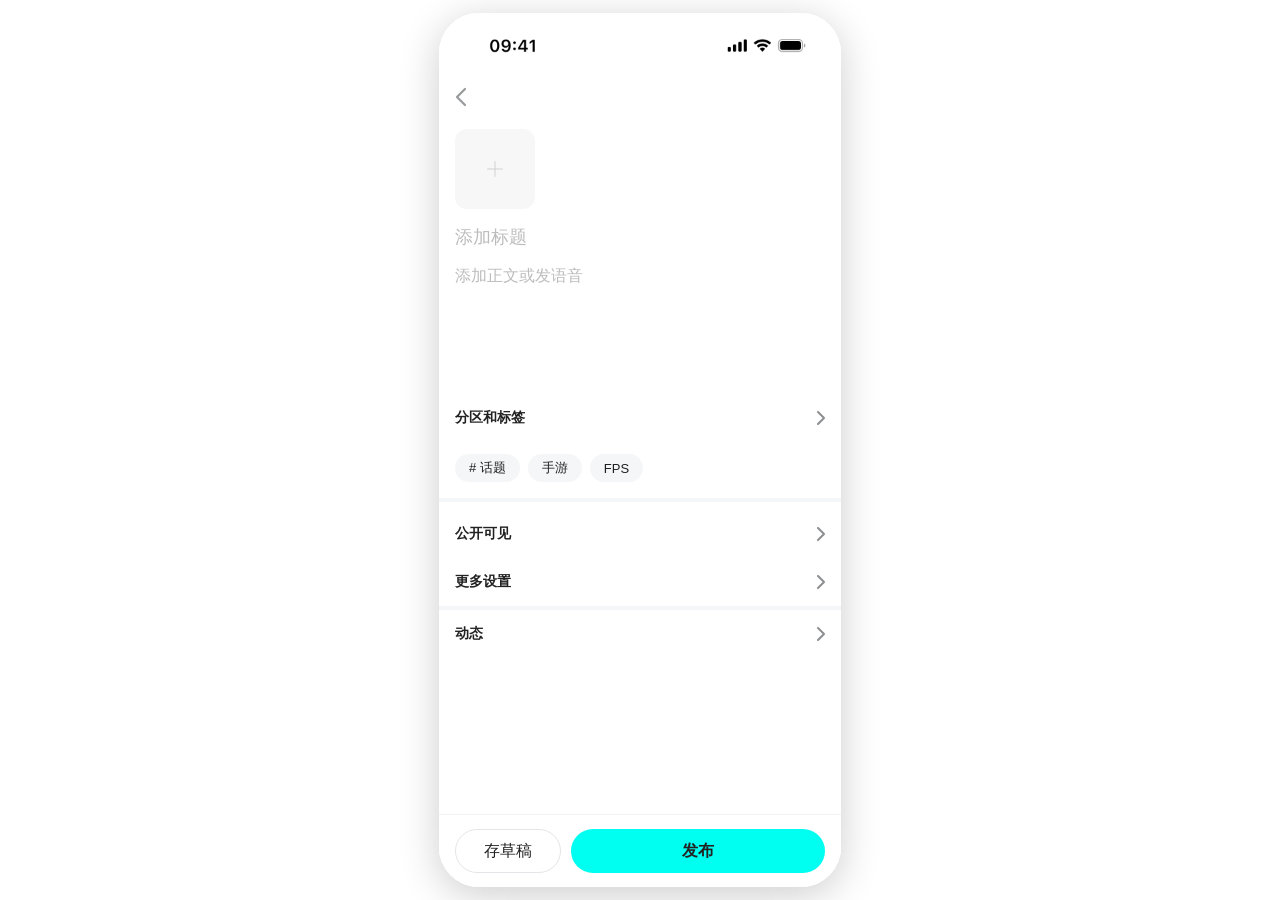
<file: pages/publish.html>
<!DOCTYPE html>
<html lang="zh-CN">
<head>
  <meta charset="UTF-8">
  <meta name="viewport" content="width=device-width, initial-scale=1.0, maximum-scale=1.0, user-scalable=no, viewport-fit=cover, interactive-widget=resizes-content">
  <title>发布内容 - Vibe</title>
  <link rel="stylesheet" href="../css/base/variables.css">
  <link rel="stylesheet" href="../css/base/reset.css">
  <link rel="stylesheet" href="../css/base/typography.css">
  <link rel="stylesheet" href="../css/components/status-bar.css">
  <link rel="stylesheet" href="../css/components/more-arrow.css">
  <link rel="stylesheet" href="../css/pages/publish.css">
</head>
<body>
  <div class="phone-frame">
    <div class="page publish-page">
      <header class="page-header">
        <div class="status-bar status-bar--use-header-image"></div>
        <div class="publish-topbar">
          <button class="publish-topbar__back" type="button" aria-label="返回">
            <svg width="12" height="20" viewBox="0 0 12 20" fill="none" xmlns="http://www.w3.org/2000/svg">
              <path d="M10 2L2 10L10 18" stroke="#98999B" stroke-width="2.2" stroke-linecap="round" stroke-linejoin="round"/>
            </svg>
          </button>
        </div>
      </header>

      <main class="page-body publish-body">
        <section class="publish-editor">
          <button class="publish-cover" type="button" aria-label="添加封面">
            <img class="publish-cover__image" alt="" hidden>
            <span class="publish-cover__plus" aria-hidden="true"></span>
          </button>
          <input class="publish-title" type="text" placeholder="添加标题" />
          <textarea class="publish-content" placeholder="添加正文或发语音"></textarea>
        </section>

        <section class="publish-section">
          <button class="publish-row" type="button">
            <div class="publish-row__left">
              <span>分区和标签</span>
            </div>
            <svg class="more-arrow" viewBox="0 0 8 14" fill="none" aria-hidden="true">
              <path d="M1 1L7 7L1 13"/>
            </svg>
          </button>
          <div class="publish-tags">
            <button type="button"># 话题</button>
            <button type="button">手游</button>
            <button type="button">FPS</button>
          </div>
        </section>

        <div class="publish-gap-block" aria-hidden="true"></div>

        <section class="publish-section publish-section--rows">
          <button class="publish-row" type="button">
            <div class="publish-row__left"><span>公开可见</span></div>
            <svg class="more-arrow" viewBox="0 0 8 14" fill="none" aria-hidden="true">
              <path d="M1 1L7 7L1 13"/>
            </svg>
          </button>
          <button class="publish-row" type="button">
            <div class="publish-row__left"><span>更多设置</span></div>
            <svg class="more-arrow" viewBox="0 0 8 14" fill="none" aria-hidden="true">
              <path d="M1 1L7 7L1 13"/>
            </svg>
          </button>
          <div class="publish-gap-block" aria-hidden="true"></div>
          <button class="publish-row" type="button">
            <div class="publish-row__left"><span>动态</span></div>
            <svg class="more-arrow" viewBox="0 0 8 14" fill="none" aria-hidden="true">
              <path d="M1 1L7 7L1 13"/>
            </svg>
          </button>
        </section>
      </main>

      <footer class="publish-footer">
        <button class="publish-footer__draft" type="button">存草稿</button>
        <button class="publish-footer__submit" type="button">发布</button>
      </footer>
    </div>
  </div>

  <script src="../js/utils/assets.js"></script>
  <script src="../js/utils/router.js"></script>
  <script src="../js/pages/publish.js"></script>
</body>
</html>
</file>
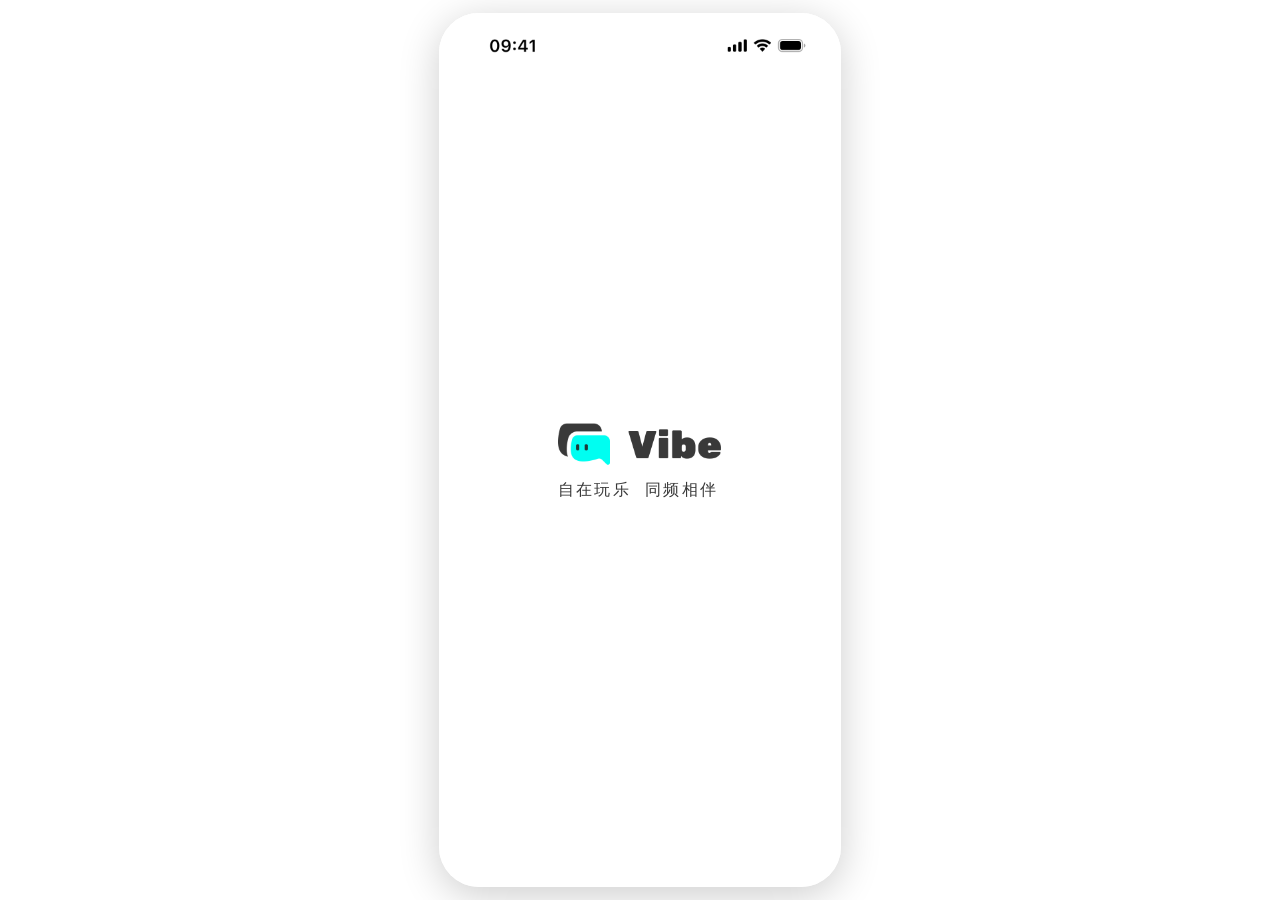
<file: pages/splash.html>
<!DOCTYPE html>
<html lang="zh-CN">
<head>
  <meta charset="UTF-8">
  <meta name="viewport" content="width=device-width, initial-scale=1.0, maximum-scale=1.0, user-scalable=no, viewport-fit=cover, interactive-widget=resizes-content">
  <title>启动页 - Vibe</title>
  <link rel="stylesheet" href="../css/base/variables.css">
  <link rel="stylesheet" href="../css/base/reset.css">
  <link rel="stylesheet" href="../css/base/typography.css">
  <link rel="stylesheet" href="../css/components/status-bar.css">
  <link rel="stylesheet" href="../css/pages/splash.css">
</head>
<body>
  <div class="phone-frame">
    <div class="page splash-page">

      <!-- Status Bar -->
      <header class="page-header">
        <div class="status-bar status-bar--image">
          <img class="status-bar__header-image" src="../assets/images/header.png" alt="status bar">
        </div>
      </header>

      <!-- Brand -->
      <div class="page-body">
        <div class="splash-brand">
          <img class="splash-brand__logo" data-asset="splash_vibe_logo" alt="Vibe">
          <p class="splash-brand__tagline">自在玩乐&nbsp;&nbsp;同频相伴</p>
        </div>
      </div>

    </div>
  </div>

  <script src="../js/utils/auth.js"></script>
  <script src="../js/utils/assets.js"></script>
  <script src="../js/utils/router.js"></script>
  <script src="../js/pages/splash.js"></script>
</body>
</html>
</file>
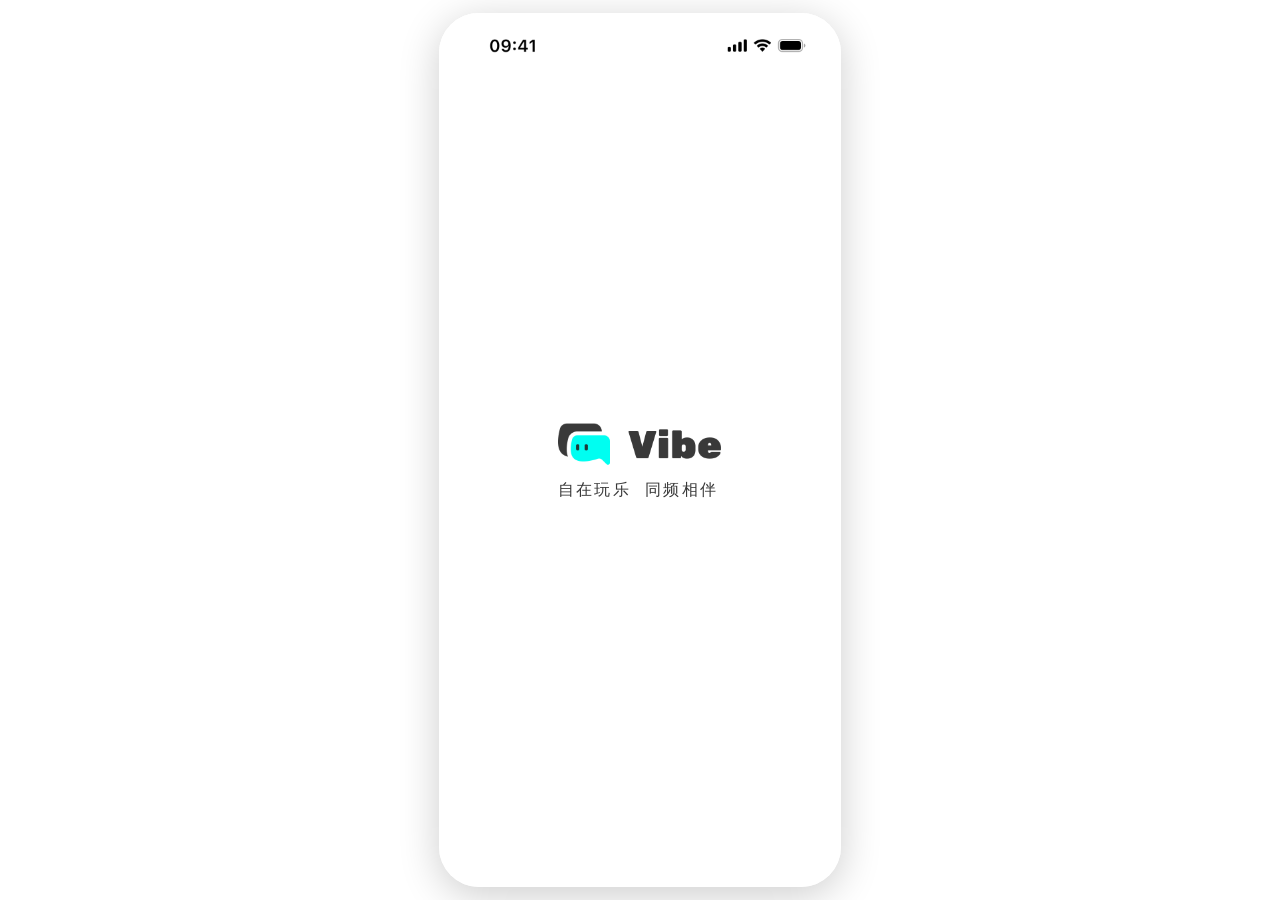
<file: pages/square-discover.html>
﻿<!DOCTYPE html>
<html lang="zh-CN">
<head>
  <meta charset="UTF-8">
  <meta name="viewport" content="width=device-width, initial-scale=1.0, maximum-scale=1.0, user-scalable=no, viewport-fit=cover, interactive-widget=resizes-content">
  <title>广场·发现 - Vibe</title>
  <link rel="stylesheet" href="../css/base/variables.css">
  <link rel="stylesheet" href="../css/base/reset.css">
  <link rel="stylesheet" href="../css/base/typography.css">
  <link rel="stylesheet" href="../css/components/status-bar.css">
  <link rel="stylesheet" href="../css/components/nav-bar.css">
  <style>
    * { box-sizing: border-box; }
    .phone-frame { width: 402px; height: 889px; margin: 0 auto; background: linear-gradient(180deg, rgba(0, 255, 246, 0.20) -23.38%, rgba(121, 255, 250, 0.40) 6.37%, #F8F8F8 53.76%); display: flex; flex-direction: column; overflow: hidden; position: relative; }
    .page { flex: 1; display: flex; flex-direction: column; overflow: hidden; background: transparent; }
    .status-bar { display: flex; align-items: center; justify-content: space-between; padding: 14px 20px 0; height: 44px; }
    .status-bar__time { font-size: 15px; font-weight: 600; color: #111; }
    .status-bar__indicators { display: flex; align-items: center; gap: 6px; }
    .sq-header { position: relative; flex-shrink: 0; background: transparent; overflow: hidden; }
    .sq-header::before { content: none; }
    .sq-top-nav { display: flex; width: 376px; justify-content: space-between; align-items: center; margin: 1px auto 4px; position: relative; z-index: 3; }
    .sq-tabs-row { display: flex; align-items: center; gap: 25px; }
    .sq-tab { font-family: "PingFang SC", sans-serif; font-size: 19px; font-style: normal; font-weight: 500; line-height: normal; color: #000; cursor: pointer; -webkit-tap-highlight-color: transparent; }
    .sq-tab.is-active { font-family: "YouSheBiaoTiHei", sans-serif; font-size: 24px; font-style: normal; font-weight: 400; line-height: normal; color: #000; }
    .sq-search { width: 167px; height: 28px; background: #ffffff; border-radius: 60px; display: flex; align-items: center; justify-content: space-between; padding: 4px 12px; box-shadow: none; flex-shrink: 0; }
    .sq-header > .status-bar {
      position: relative;
      z-index: 3;
    }
    .sq-search input { border: none; outline: none; font-size: 15px; color: #c4c5c7; background: transparent; min-width: 0; width: 100%; height: 21px; line-height: 21px; padding: 0; margin: 0; font-family: "PingFang SC", sans-serif; pointer-events: none; caret-color: transparent; user-select: none; }
    .sq-search input::placeholder { color: #c4c5c7; opacity: 1; }
    .sq-search input:focus::placeholder { color: transparent; }
    .page-body { flex: 1; overflow-y: auto; -webkit-overflow-scrolling: touch; padding-bottom: 8px; }
    .page-body::-webkit-scrollbar { display: none; }
    .posts-masonry { width: 379px; max-width: 100%; margin: 0 auto; padding: 0; box-sizing: border-box; display: flex; align-items: flex-start; justify-content: space-between; gap: 8px; }
    .masonry-col { width: 185.5px; display: flex; flex-direction: column; gap: 6px; flex: 0 0 auto; }
    .post-card { background: #fff; border-radius: 8px; overflow: hidden; cursor: pointer; -webkit-tap-highlight-color: transparent; }
    .post-card__img { width: 100%; display: block; object-fit: cover; }
    .post-card__body { padding: 8px 10px 10px; }
    .post-card__badge {
      display: inline-flex;
      align-items: center;
      gap: 4px;
      height: 16px;
      padding: 0;
      border: none;
      margin-bottom: 6px;
      font-size: 11px;
      font-weight: 500;
      color: rgba(34, 34, 34, 0.5);
      line-height: 1;
      white-space: nowrap;
    }
    .post-card__badge-icon {
      position: relative;
      width: 16px;
      height: 16px;
      display: inline-flex;
      align-items: center;
      justify-content: center;
      flex-shrink: 0;
      border-radius: 50%;
      background: #00fef1;
    }
    .post-card__badge-icon svg {
      display: block;
    }
    .post-card__title { font-size: 13px; color: #222; line-height: 1.4; margin-bottom: 8px; display: -webkit-box; -webkit-line-clamp: 2; -webkit-box-orient: vertical; overflow: hidden; }
    .post-card__foot { display: flex; align-items: center; justify-content: space-between; }
    .post-card__author { display: flex; align-items: center; gap: 5px; }
    .post-card__avatar { width: 20px; height: 20px; border-radius: 50%; object-fit: cover; background: #ddd; }
    .post-card__name { font-size: 11px; color: #999; }
    .post-card__likes { display: flex; align-items: center; gap: 3px; font-size: 12px; line-height: 1; color: rgba(34, 34, 34, 0.5); }
    .post-card__likes svg { display: block; flex-shrink: 0; }
    .nav-bar { border-top: 1px solid rgba(0,0,0,0.06); }

    .game-rank-section { background: transparent; padding: 12px 0 0; margin-bottom: 10px; }
    .section-header { width: calc(100% - 24px); margin: 0 auto 12px; display: flex; align-items: center; justify-content: space-between; }
    .section-title { display: flex; align-items: center; }
    .section-title__image { width: 76.43px; height: 23px; object-fit: fill; display: block; }
    .section-more { font-size: 13px; font-weight: 600; color: rgba(34, 34, 34, 0.3); text-decoration: none; display: flex; align-items: center; gap: 2px; }
    .section-more svg { width: 13px; height: 13px; display: block; }
    .game-rank-scroll { width: 100%; margin: 0; padding: 4px 12px; box-sizing: border-box; display: flex; gap: 12px; overflow-x: auto; -webkit-overflow-scrolling: touch; scrollbar-width: none; }
    .game-rank-scroll::-webkit-scrollbar { display: none; }
    .game-rank-card { flex-shrink: 0; width: 136.2px; border-radius: 12px; overflow: hidden; background: #fff; }
    .game-rank-image { width: 136.2px; height: 80px; border-radius: 12px 12px 0 0; object-fit: cover; display: block; }
    .game-rank-meta { display: flex; align-items: center; gap: 4px; padding: 8px 4px 7px; height: 49.2px; }
    .game-rank-number { width: 47px; font-size: 22px; font-family: 'YouSheBiaoTiHei', sans-serif; line-height: 1; color: #111; position: relative; flex-shrink: 0; font-style: normal; display: inline-flex; justify-content: center; align-items: center; z-index: 1; }
    .game-rank-number::after { content: ''; position: absolute; left: 50%; top: 50%; transform: translate(-50%, -50%); width: 35.15px; height: 5px; background: #00fff6; z-index: -1; border-radius: 1px; pointer-events: none; }
    .game-rank-info { display: flex; flex-direction: column; gap: 2px; min-width: 0; flex: 1; }
    .game-rank-name { font-size: 14px; font-family: 'PingFang SC', sans-serif; font-weight: 600; line-height: 1.1; color: #111; white-space: nowrap; overflow: hidden; text-overflow: ellipsis; }
    .game-rank-collect { font-size: 11px; color: #a3a3a3; line-height: 1.1; white-space: nowrap; overflow: visible; text-overflow: clip; }

    .topics-section { width: 379px; margin: 0 auto 10px; background: #fff; border-radius: 13px; padding: 10px 10px 12px; display: flex; flex-direction: column; gap: 10px; }
    .topics-header { width: 369px; margin: 0; display: flex; align-items: center; justify-content: flex-start; }
    .topics-title__image { width: 76.43px; height: 23px; object-fit: fill; display: block; }
    .topics-grid { width: 369px; min-height: 82px; margin: 0; display: flex; align-items: center; gap: 80px; }
    .topics-col { width: 122px; display: flex; flex-direction: column; gap: 10px; }
    .topic-item { display: flex; align-items: center; gap: 8px; text-decoration: none; width: 122px; height: 36px; }
    .topic-icon { width: 32px; height: 32px; border-radius: 8px; object-fit: cover; flex-shrink: 0; }
    .topic-info { display: flex; flex-direction: column; gap: 2px; width: 82px; min-width: 0; overflow: hidden; }
    .topic-name { display: block; width: 82px; font-size: 14px; font-weight: 600; color: #111; line-height: 1.15; white-space: nowrap; overflow: hidden; text-overflow: clip; }
    .topic-name.is-marquee { position: relative; overflow: hidden; }
    .topic-name.is-marquee .topic-name__scroll { display: inline-block; white-space: nowrap; will-change: transform; transform: translateX(0); }
    .topic-count { font-size: 12px; color: #999; line-height: 1.15; width: 82px; white-space: nowrap; overflow: hidden; text-overflow: ellipsis; }

    .filter-section { width: 379px; max-width: 100%; margin: 0 auto 11px; background: transparent; padding: 0; overflow-x: auto; overflow-y: hidden; -webkit-overflow-scrolling: touch; }
    .filter-section::-webkit-scrollbar { display: none; }
    .filter-pills { position: relative; display: flex; flex-wrap: nowrap; align-items: flex-start; gap: 50px; padding: 0 15px 8px; width: max-content; min-width: 100%; box-sizing: border-box; }
    .filter-pill { position: relative; height: 27px; padding: 0; font-size: 16px; font-family: "PingFang SC", sans-serif; font-style: normal; font-weight: 500; line-height: 22.4px; color: rgba(34, 34, 34, 0.6); background: transparent; border: none; cursor: pointer; white-space: nowrap; flex: 0 0 auto; -webkit-appearance: none; appearance: none; }
    .filter-pill.is-active { font-weight: 600; color: #222222; }
    .filter-pill-indicator { position: absolute; left: 0; bottom: 0; height: 2px; width: 32px; border-radius: 1px; background: #00fff6; transform: translateX(15px); transition: transform 0.22s ease, width 0.22s ease; pointer-events: none; z-index: 2; }
  </style>
</head>
<body>
  <div class="phone-frame">
    <div class="page">
      <div class="sq-header">
        <div class="status-bar status-bar--image">
          <img class="status-bar__header-image" src="../assets/images/header.png" alt="status bar">
        </div>
        <div class="sq-top-nav">
          <div class="sq-tabs-row">
            <span class="sq-tab square-tab" data-tab="square-follow">关注</span>
            <span class="sq-tab square-tab is-active" data-tab="square-discover">发现</span>
            <span class="sq-tab square-tab" data-tab="square-nearby">附近</span>
          </div>
          <div class="sq-search">
            <input type="text" placeholder="游戏" readonly tabindex="-1" aria-hidden="true">
            <svg width="20" height="20" viewBox="0 0 20 20" fill="none" style="flex-shrink:0"><circle cx="9" cy="9" r="6" stroke="#c4c5c7" stroke-width="1.5"/><path d="M13.5 13.5L17 17" stroke="#c4c5c7" stroke-width="1.5" stroke-linecap="round"/></svg>
          </div>
        </div>
      </div>

      <div class="page-body">
        <div class="game-rank-section">
          <div class="section-header">
            <div class="section-title">
              <img class="section-title__image" src="../assets/images/游戏排行.png" alt="游戏排行">
            </div>
            <a href="party-game.html" class="section-more">
              更多
              <svg viewBox="0 0 13 13" fill="none" aria-hidden="true">
                <path d="M4.87508 2.70829L8.66675 6.49996L4.87508 10.2916" stroke="currentColor" stroke-width="1.5" stroke-linecap="round" stroke-linejoin="round"/>
              </svg>
            </a>
          </div>
          <div class="game-rank-scroll">
            <div class="game-rank-card">
              <img src="../assets/images/合成西瓜.png" alt="合成西瓜" class="game-rank-image">
              <div class="game-rank-meta">
                <div class="game-rank-number">01</div>
                <div class="game-rank-info">
                  <div class="game-rank-name">合成西瓜</div>
                  <div class="game-rank-collect">2.89w人收藏</div>
                </div>
              </div>
            </div>
            <div class="game-rank-card">
              <img src="../assets/images/拆弹蛙（广场页的）.png" alt="拆弹蛙" class="game-rank-image">
              <div class="game-rank-meta">
                <div class="game-rank-number">02</div>
                <div class="game-rank-info">
                  <div class="game-rank-name">拆弹蛙</div>
                  <div class="game-rank-collect">2.53w人收藏</div>
                </div>
              </div>
            </div>
            <div class="game-rank-card">
              <img src="../assets/images/牛了个牛.png" alt="牛了个牛" class="game-rank-image">
              <div class="game-rank-meta">
                <div class="game-rank-number">03</div>
                <div class="game-rank-info">
                  <div class="game-rank-name">牛了个牛</div>
                  <div class="game-rank-collect">2.5w人收藏</div>
                </div>
              </div>
            </div>
          </div>
        </div>

        <div class="topics-section">
          <div class="topics-header">
            <img class="topics-title__image" src="../assets/images/热门话题.png" alt="热门话题">
          </div>
          <div class="topics-grid">
            <div class="topics-col">
              <a href="#" class="topic-item">
                <img src="../assets/images/topic_hot.svg" alt="" class="topic-icon">
                <div class="topic-info">
                  <div class="topic-name">#热门话题</div>
                  <div class="topic-count">搜索更多话题</div>
                </div>
              </a>
              <a href="#" class="topic-item">
                <img src="../assets/images/topic_werewolf.jpg" alt="" class="topic-icon">
                <div class="topic-info">
                  <div class="topic-name">#狼人杀星球</div>
                  <div class="topic-count">44576动态</div>
                </div>
              </a>
            </div>
            <div class="topics-col">
              <a href="#" class="topic-item">
                <img src="../assets/images/topic_happy.png" alt="" class="topic-icon">
                <div class="topic-info">
                  <div class="topic-name">#今日份游戏精彩话题</div>
                  <div class="topic-count">27450动态</div>
                </div>
              </a>
              <a href="#" class="topic-item">
                <img src="../assets/images/topic_pk.png" alt="" class="topic-icon">
                <div class="topic-info">
                  <div class="topic-name">#话题PK</div>
                  <div class="topic-count">10068动态</div>
                </div>
              </a>
            </div>
          </div>
        </div>

        <div class="filter-section">
          <div class="filter-pills">
            <button type="button" class="filter-pill is-active">全部</button>
            <button type="button" class="filter-pill">新游讨论</button>
            <button type="button" class="filter-pill">找搭子</button>
            <button type="button" class="filter-pill">同人二创</button>
            <button type="button" class="filter-pill">线下活动</button>
            <div class="filter-pill-indicator" aria-hidden="true"></div>
          </div>
        </div>

        <div class="posts-masonry">
          <div class="masonry-col">
            <div class="post-card">
              <img class="post-card__img" src="../assets/images/discover_card_01.png" alt="拼豆图纸卡片" style="height:225.85px;">
              <div class="post-card__body">
                <div class="post-card__badge" aria-label="最近热点">
                  <span class="post-card__badge-icon">
                    <svg xmlns="http://www.w3.org/2000/svg" width="8" height="9" viewBox="0 0 8 9" fill="none" aria-hidden="true">
                      <path d="M0.443361 3.78475C-0.917775 6.07657 1.16198 7.63403 2.55569 8.17927C3.32067 7.18712 3.04357 5.52751 2.8094 4.82171C3.32563 5.22502 4.35811 6.46117 4.35811 8.17927C8.50091 6.06431 7.10565 3.21914 5.89018 2.06092C5.90067 2.30754 5.74521 2.90704 5.03942 3.33217C4.97883 1.45399 4.25179 0.72704 2.55569 0C2.91954 1.02997 0.880472 3.04876 0.443361 3.78475Z" fill="#222222"/>
                    </svg>
                  </span>
                  <span>最近热点</span>
                </div>
                <p class="post-card__title">纪念第一次去线下看英雄联盟比赛，在现场感受到了...</p>
                <div class="post-card__foot">
                  <div class="post-card__author">
                    <img class="post-card__avatar" src="../assets/images/friend_cuipi.jpg" alt="">
                    <span class="post-card__name">小临川</span>
                  </div>
                  <div class="post-card__likes">
                    <svg xmlns="http://www.w3.org/2000/svg" width="14" height="13" viewBox="0 0 14 13" fill="none"><path d="M6.76191 2.69464C5.37037 -0.571594 0.5 -0.22371 0.5 3.95092C0.5 8.12554 6.76191 11.6045 6.76191 11.6045C6.76191 11.6045 13.0238 8.12554 13.0238 3.95092C13.0238 -0.22371 8.15344 -0.571594 6.76191 2.69464Z" stroke="#222222" stroke-opacity="0.5" stroke-linecap="round" stroke-linejoin="round"/></svg>
                    <span>312</span>
                  </div>
                </div>
              </div>
            </div>
            <div class="post-card">
              <img class="post-card__img" src="../assets/images/discover_card_02.png" alt="找搭子卡片" style="height:178.9px;">
              <div class="post-card__body">
                <p class="post-card__title">杭州周末，重生之我在地铁玩真人大富翁~哈哈我们是...</p>
                <div class="post-card__foot">
                  <div class="post-card__author">
                    <img class="post-card__avatar" src="../assets/images/friend_douhua.jpg" alt="">
                    <span class="post-card__name">七七</span>
                  </div>
                  <div class="post-card__likes">
                    <svg xmlns="http://www.w3.org/2000/svg" width="14" height="13" viewBox="0 0 14 13" fill="none"><path d="M6.76191 2.69464C5.37037 -0.571594 0.5 -0.22371 0.5 3.95092C0.5 8.12554 6.76191 11.6045 6.76191 11.6045C6.76191 11.6045 13.0238 8.12554 13.0238 3.95092C13.0238 -0.22371 8.15344 -0.571594 6.76191 2.69464Z" stroke="#222222" stroke-opacity="0.5" stroke-linecap="round" stroke-linejoin="round"/></svg>
                    <span>89</span>
                  </div>
                </div>
              </div>
            </div>
            <div class="post-card">
              <img class="post-card__img" src="../assets/images/square_card_05.png" alt="找搭子卡片" style="height:160px;">
              <div class="post-card__body">
                <p class="post-card__title">找游戏搭子！一起玩不孤单</p>
                <div class="post-card__foot">
                  <div class="post-card__author">
                    <img class="post-card__avatar" src="../assets/images/friend_erfen.jpg" alt="">
                    <span class="post-card__name">生菜大王</span>
                  </div>
                  <div class="post-card__likes">
                    <svg xmlns="http://www.w3.org/2000/svg" width="14" height="13" viewBox="0 0 14 13" fill="none"><path d="M6.76191 2.69464C5.37037 -0.571594 0.5 -0.22371 0.5 3.95092C0.5 8.12554 6.76191 11.6045 6.76191 11.6045C6.76191 11.6045 13.0238 8.12554 13.0238 3.95092C13.0238 -0.22371 8.15344 -0.571594 6.76191 2.69464Z" stroke="#222222" stroke-opacity="0.5" stroke-linecap="round" stroke-linejoin="round"/></svg>
                    <span>156</span>
                  </div>
                </div>
              </div>
            </div>
          </div>
          <div class="masonry-col">
            <div class="post-card">
              <img class="post-card__img" src="../assets/images/discover_card_03.png" alt="周中空闲卡片" style="height:178.9px;">
              <div class="post-card__body">
                <p class="post-card__title">无畏巡回杭州站！！湖滨全是人 不得不说，现场好嗨...</p>
                <div class="post-card__foot">
                  <div class="post-card__author">
                    <img class="post-card__avatar" src="../assets/images/friend_luc.jpg" alt="">
                    <span class="post-card__name">星元季</span>
                  </div>
                  <div class="post-card__likes">
                    <svg xmlns="http://www.w3.org/2000/svg" width="14" height="13" viewBox="0 0 14 13" fill="none"><path d="M6.76191 2.69464C5.37037 -0.571594 0.5 -0.22371 0.5 3.95092C0.5 8.12554 6.76191 11.6045 6.76191 11.6045C6.76191 11.6045 13.0238 8.12554 13.0238 3.95092C13.0238 -0.22371 8.15344 -0.571594 6.76191 2.69464Z" stroke="#222222" stroke-opacity="0.5" stroke-linecap="round" stroke-linejoin="round"/></svg>
                    <span>204</span>
                  </div>
                </div>
              </div>
            </div>
            <div class="post-card">
              <img class="post-card__img" src="../assets/images/discover_card_04.png" alt="你的关注卡片" style="height:225.85px;">
              <div class="post-card__body">
                <div class="post-card__badge" aria-label="你的关注">
                  <span class="post-card__badge-icon">
                    <svg xmlns="http://www.w3.org/2000/svg" width="12" height="12" viewBox="0 0 12 12" fill="none" aria-hidden="true">
                      <path d="M9.82539 9.70269C10.1018 9.64509 10.2664 9.35585 10.1291 9.10916C9.82628 8.56533 9.34926 8.08745 8.73905 7.72326C7.95315 7.25423 6.99022 7 5.99962 7C5.00902 7 4.04609 7.25423 3.26019 7.72326C2.64998 8.08745 2.17296 8.56533 1.87017 9.10916C1.73283 9.35585 1.89744 9.64508 2.17385 9.70269C4.69725 10.2286 7.30198 10.2286 9.82539 9.70269Z" fill="#222222"/>
                      <path d="M8.49963 4C8.49963 5.38071 7.38035 6.5 5.99963 6.5C4.61892 6.5 3.49963 5.38071 3.49963 4C3.49963 2.61929 4.61892 1.5 5.99963 1.5C7.38035 1.5 8.49963 2.61929 8.49963 4Z" fill="#222222"/>
                    </svg>
                  </span>
                  <span>你的关注</span>
                </div>
                <p class="post-card__title">我们把整个「杭州」，做成了游戏？！</p>
                <div class="post-card__foot">
                  <div class="post-card__author">
                    <img class="post-card__avatar" src="../assets/images/friend_liangshuf.jpg" alt="">
                    <span class="post-card__name">小临川</span>
                  </div>
                  <div class="post-card__likes">
                    <svg xmlns="http://www.w3.org/2000/svg" width="14" height="13" viewBox="0 0 14 13" fill="none"><path d="M6.76191 2.69464C5.37037 -0.571594 0.5 -0.22371 0.5 3.95092C0.5 8.12554 6.76191 11.6045 6.76191 11.6045C6.76191 11.6045 13.0238 8.12554 13.0238 3.95092C13.0238 -0.22371 8.15344 -0.571594 6.76191 2.69464Z" stroke="#222222" stroke-opacity="0.5" stroke-linecap="round" stroke-linejoin="round"/></svg>
                    <span>97</span>
                  </div>
                </div>
              </div>
            </div>
            <div class="post-card">
              <img class="post-card__img" src="../assets/images/square_card_06.png" alt="同人创作卡片" style="height:140px;">
              <div class="post-card__body">
                <p class="post-card__title">二次元同人创作集中展示！超多好看的</p>
                <div class="post-card__foot">
                  <div class="post-card__author">
                    <img class="post-card__avatar" src="../assets/images/friend_cuipi.jpg" alt="">
                    <span class="post-card__name">七七</span>
                  </div>
                  <div class="post-card__likes">
                    <svg xmlns="http://www.w3.org/2000/svg" width="14" height="13" viewBox="0 0 14 13" fill="none"><path d="M6.76191 2.69464C5.37037 -0.571594 0.5 -0.22371 0.5 3.95092C0.5 8.12554 6.76191 11.6045 6.76191 11.6045C6.76191 11.6045 13.0238 8.12554 13.0238 3.95092C13.0238 -0.22371 8.15344 -0.571594 6.76191 2.69464Z" stroke="#222222" stroke-opacity="0.5" stroke-linecap="round" stroke-linejoin="round"/></svg>
                    <span>73</span>
                  </div>
                </div>
              </div>
            </div>
          </div>
        </div>
      </div>

      <nav class="nav-bar">
        <button class="nav-bar__item" data-nav="home" type="button"><div class="nav-bar__icon-wrap"><svg class="nav-bar__home-bg" xmlns="http://www.w3.org/2000/svg" width="17" height="18" viewBox="0 0 17 18" fill="none"><path d="M0 8.29943V13.9938C0 15.1865 0 15.7832 0.220009 16.2388C0.413535 16.6395 0.72211 16.965 1.10193 17.1691C1.5333 17.401 2.09828 17.401 3.22657 17.401H12.9219C14.0502 17.401 14.6143 17.401 15.0457 17.1691C15.4255 16.965 15.7351 16.6395 15.9286 16.2388C16.1484 15.7837 16.1484 15.1879 16.1484 13.9975V8.29943C16.1484 7.73048 16.148 7.44585 16.0824 7.1811C16.0243 6.94648 15.9289 6.72446 15.7998 6.52382C15.6541 6.29742 15.4516 6.10967 15.0457 5.73502L10.2012 1.26295C9.44765 0.567342 9.07089 0.219716 8.64687 0.0874254C8.27324 -0.0291418 7.875 -0.0291418 7.50137 0.0874254C7.07767 0.219616 6.70145 0.566913 5.94905 1.26147L1.10291 5.73502C0.697048 6.10968 0.494588 6.29742 0.34891 6.52382C0.219813 6.72446 0.123685 6.94648 0.0655741 7.1811C0 7.44585 0 7.73047 0 8.29943Z" fill="url(#home-nav-grad-dc)"/><defs><linearGradient id="home-nav-grad-dc" x1="7.38776e-08" y1="5.42379" x2="8.658" y2="16.963" gradientUnits="userSpaceOnUse"><stop stop-color="#00FEF1" stop-opacity="0"/><stop offset="0.535122" stop-color="#00FEF1"/><stop offset="1" stop-color="#00F1FE"/></linearGradient></defs></svg><svg width="24" height="24" viewBox="0 0 24 24" fill="none"><path d="M8.54426 12.4361H15.4552M2.78516 16.8132V10.6533C2.78516 10.0378 2.78516 9.72994 2.85999 9.44355C2.92631 9.18975 3.03601 8.94958 3.18334 8.73254C3.3496 8.48763 3.58065 8.28454 4.04384 7.87926L9.57441 3.04C10.4331 2.28867 10.8624 1.91298 11.346 1.76999C11.7724 1.64389 12.2269 1.64389 12.6533 1.76999C13.1372 1.91309 13.5671 2.28914 14.4271 3.0416L19.9558 7.87926C20.419 8.28454 20.6502 8.48763 20.8164 8.73254C20.9638 8.94958 21.0726 9.18975 21.1389 9.44355C21.2138 9.72994 21.2143 10.0378 21.2143 10.6533V16.8172C21.2143 18.1048 21.2143 18.7494 20.9635 19.2417C20.7426 19.6751 20.3893 20.0272 19.9558 20.2481C19.4635 20.4989 18.8197 20.4989 17.532 20.4989H6.46743C5.17979 20.4989 4.53501 20.4989 4.04271 20.2481C3.60925 20.0272 3.2571 19.6751 3.03624 19.2417C2.78516 18.7489 2.78516 18.1033 2.78516 16.8132Z" stroke="#222222" stroke-width="2" stroke-linecap="round" stroke-linejoin="round"/></svg></div><span class="nav-bar__label">主页</span></button>
        <button class="nav-bar__item is-active" data-nav="square" type="button"><div class="nav-bar__icon-wrap"><svg class="nav-bar__square-bg" xmlns="http://www.w3.org/2000/svg" width="20" height="18" viewBox="0 0 20 18" fill="none"><path d="M3.41817 1.97675C0.309024 4.61986 0.812901 8.38184 1.07572 9.88598C-0.363515 11.5546 -0.228273 13.6741 0.715634 15.1464C1.65954 16.6186 6.29929 18.7491 13.3558 13.6722C20.0624 8.847 19.6959 4.1789 18.5317 2.80689C17.6267 1.74025 16.2503 0.929622 13.5098 1.42453C12.0701 -0.137021 6.91006 -0.991729 3.41817 1.97675Z" fill="url(#sq-nav-grad-a-dc)"/><path d="M8.81691 16.6464L17.5696 11.3153C17.9402 12.1704 18.0053 14.3055 15.3007 16.005C12.5962 17.7046 9.8513 17.1408 8.81691 16.6464Z" fill="url(#sq-nav-grad-b-dc)"/><defs><linearGradient id="sq-nav-grad-a-dc" x1="-0.391576" y1="5.68445" x2="7.82353" y2="18.0214" gradientUnits="userSpaceOnUse"><stop stop-color="#00FEF1" stop-opacity="0"/><stop offset="0.535122" stop-color="#00FEF1"/><stop offset="1" stop-color="#00F1FE"/></linearGradient><linearGradient id="sq-nav-grad-b-dc" x1="11.1328" y1="15.7245" x2="13.003" y2="17.9791" gradientUnits="userSpaceOnUse"><stop stop-color="#00FEF1" stop-opacity="0"/><stop offset="0.535122" stop-color="#00FEF1"/><stop offset="1" stop-color="#00F1FE"/></linearGradient></defs></svg><svg width="25" height="24" viewBox="0 0 25 24" fill="none"><path d="M8.30566 20.8534C10.2555 21.72 14.3235 22.6502 18.4181 19.7465C22.5128 16.8428 21.9975 13.1182 21.9975 11.7532M14.1064 13.0376C14.9193 12.5905 16.8256 11.2451 17.9474 9.44044M2.30374 11.6971C2.1786 9.67018 2.40972 6.24929 5.51093 3.89228C9.06424 1.19165 13.8445 1.78322 16.0561 3.18553C16.634 3.55191 17.3008 3.82426 17.9849 3.80949C20.3676 3.75801 21.6177 4.65761 22.4503 5.75524C23.6746 7.36925 23.7995 12.6396 15.9632 17.6514C7.71806 22.9248 2.63318 20.2443 1.66262 18.5311C0.820379 17.0444 0.69272 15.0473 1.7981 13.3772C2.12905 12.8772 2.34069 12.2956 2.30374 11.6971Z" stroke="#222222" stroke-width="2" stroke-linecap="round"/></svg></div><span class="nav-bar__label">广场</span></button>
        <button class="nav-bar__item nav-bar__item--add" data-nav="add" type="button"><div class="nav-bar__add-circle"><svg width="22" height="22" viewBox="0 0 22 22" fill="none"><line x1="11" y1="4" x2="11" y2="18" stroke="#222" stroke-width="2" stroke-linecap="round"/><line x1="4" y1="11" x2="18" y2="11" stroke="#222" stroke-width="2" stroke-linecap="round"/></svg></div></button>
        <button class="nav-bar__item" data-nav="chat" type="button"><div class="nav-bar__icon-wrap"><svg class="nav-bar__chat-bg" xmlns="http://www.w3.org/2000/svg" width="18" height="19" viewBox="0 0 18 19" fill="none"><path d="M3.35664 18.5662V15.259C1.53033 14.025 0 11.6585 0 8.277C0 3.59102 3.24806 0 8.81242 0C14.3768 0 17.403 4.03511 17.403 8.27723C17.403 15.3788 10.5346 16.2657 7.16579 15.911L3.35664 18.5662Z" fill="url(#chat-nav-grad-dc)"/><defs><linearGradient id="chat-nav-grad-dc" x1="-4.25756e-09" y1="5.76806" x2="9.17269" y2="18.1566" gradientUnits="userSpaceOnUse"><stop stop-color="#00FEF1" stop-opacity="0"/><stop offset="0.535122" stop-color="#00FEF1"/><stop offset="1" stop-color="#00F1FE"/></linearGradient></defs></svg><svg xmlns="http://www.w3.org/2000/svg" width="22" height="22" viewBox="0 0 22 22" fill="none"><path d="M6.70703 18.9277L8.5498 17.4639L8.6416 17.3975C8.83156 17.2736 9.05524 17.2033 9.28906 17.2021L9.40625 17.208L9.7627 17.2363C11.59 17.3562 14.1128 17.1529 16.1895 16.166C17.2833 15.6461 18.2261 14.9225 18.8965 13.9395C19.5622 12.9631 20 11.6721 20 9.94531C19.9998 5.9162 16.973 2.00019 11.1279 2C8.13383 2 5.85964 2.9057 4.34473 4.30762C2.83369 5.70604 2.00003 7.6681 2 9.94531C2 13.0532 4.02261 15.1736 6.00293 16.0771C6.42487 16.2698 6.70703 16.6925 6.70703 17.1709V18.9277ZM22 9.94531C22 12.0299 21.4648 13.7232 20.5488 15.0664C19.6373 16.4031 18.3881 17.3357 17.0479 17.9727C14.5314 19.1685 11.5952 19.3699 9.54688 19.2246L6.49121 21.6543C5.77047 22.2267 4.70717 21.7134 4.70703 20.793V17.666C2.34416 16.4086 0 13.7679 0 9.94531C3.32129e-05 7.15841 1.0326 4.64796 2.98633 2.83984C4.93649 1.03514 7.72731 0 11.1279 0C18.0714 0.000200193 21.9998 4.80548 22 9.94531Z" fill="black"/><path d="M11 8.8885C11 8.39961 11.3963 8.00328 11.8852 8.00328C12.3741 8.00328 12.7704 8.39961 12.7704 8.8885V10.589C12.7704 11.0779 12.3741 11.4742 11.8852 11.4742C11.3963 11.4742 11 11.0779 11 10.589V8.8885Z" fill="#222222"/><path d="M15.6641 8.8885C15.6641 8.39961 16.0604 8.00328 16.5493 8.00328C17.0382 8.00328 17.4345 8.39961 17.4345 8.8885V10.589C17.4345 11.0779 17.0382 11.4742 16.5493 11.4742C16.0604 11.4742 15.6641 11.0779 15.6641 10.589V8.8885Z" fill="#222222"/></svg></div><span class="nav-bar__label">聊天</span></button>
        <button class="nav-bar__item" data-nav="profile" type="button"><div class="nav-bar__icon-wrap"><svg class="nav-bar__profile-bg" xmlns="http://www.w3.org/2000/svg" width="18" height="18" viewBox="0 0 18 18" fill="none"><circle cx="8.96918" cy="8.96918" r="8.96918" fill="url(#profile-nav-grad-dc)"/><defs><linearGradient id="profile-nav-grad-dc" x1="-4.38854e-09" y1="5.57302" x2="8.68035" y2="18.0802" gradientUnits="userSpaceOnUse"><stop stop-color="#00FEF1" stop-opacity="0"/><stop offset="0.535122" stop-color="#00FEF1"/><stop offset="1" stop-color="#00F1FE"/></linearGradient></defs></svg><svg xmlns="http://www.w3.org/2000/svg" width="22" height="22" viewBox="0 0 22 22" fill="none"><path d="M5.89638 13.4949C6.48784 14.4711 8.32755 16.4235 10.9547 16.4235C13.5818 16.4235 15.4811 14.4711 16.1023 13.4949M21 11C21 16.5228 16.5228 21 11 21C5.47715 21 1 16.5228 1 11C1 5.47715 5.47715 1 11 1C16.5228 1 21 5.47715 21 11Z" stroke="#222222" stroke-width="2" stroke-linecap="round"/></svg></div><span class="nav-bar__label">我的</span></button>
      </nav>
    </div>
  </div>

  <script src="../js/utils/auth.js"></script>
  <script>Auth.guard();</script>
  <script src="../js/utils/assets.js"></script>
  <script src="../js/utils/router.js"></script>
  <script src="../js/utils/nav.js"></script>
  <script>
    document.addEventListener('DOMContentLoaded', function () {
      function setupTopicMarquee(el) {
        var raw = (el.textContent || '').trim();
        el.textContent = raw;
        if (raw.length <= 6) return;

        el.classList.add('is-marquee');
        el.innerHTML = '<span class="topic-name__scroll">' + raw + '</span>';
        var span = el.querySelector('.topic-name__scroll');
        if (!span) return;

        var cycleMs = 3000;
        var pauseMs = 1000;
        var moveMs = cycleMs - pauseMs;
        var startTs = null;

        function measureDistance() {
          return Math.max(0, Math.ceil(span.scrollWidth - el.clientWidth));
        }

        function step(ts) {
          if (!span.isConnected) return;
          if (startTs === null) startTs = ts;

          var distance = measureDistance();
          if (distance <= 0) {
            span.style.transform = 'translateX(0px)';
            requestAnimationFrame(step);
            return;
          }

          var elapsed = (ts - startTs) % cycleMs;
          var x = 0;
          if (elapsed > pauseMs) {
            var progress = Math.min(1, (elapsed - pauseMs) / moveMs);
            x = -distance * progress;
          }
          span.style.transform = 'translateX(' + x + 'px)';
          requestAnimationFrame(step);
        }

        requestAnimationFrame(function () {
          requestAnimationFrame(step);
        });
      }

      document.querySelectorAll('.topic-name').forEach(setupTopicMarquee);

      document.querySelectorAll('.square-tab[data-tab]').forEach(function (tab) {
        tab.addEventListener('click', function () {
          Router.go(tab.dataset.tab + '.html');
        });
      });

      var filterPillsWrap = document.querySelector('.filter-pills');
      var filterInd = document.querySelector('.filter-pill-indicator');

      function moveFilterIndicator() {
        if (!filterPillsWrap || !filterInd) return;
        var active = filterPillsWrap.querySelector('.filter-pill.is-active');
        if (!active) return;
        filterInd.style.width = active.offsetWidth + 'px';
        filterInd.style.transform = 'translateX(' + active.offsetLeft + 'px)';
      }

      document.querySelectorAll('.filter-pill').forEach(function (pill) {
        pill.addEventListener('click', function () {
          document.querySelectorAll('.filter-pill.is-active').forEach(function (activePill) {
            activePill.classList.remove('is-active');
          });
          pill.classList.add('is-active');
          moveFilterIndicator();
        });
      });

      requestAnimationFrame(function () {
        requestAnimationFrame(moveFilterIndicator);
      });
      window.addEventListener('resize', moveFilterIndicator);
      var filterScroll = document.querySelector('.filter-section');
      if (filterScroll) filterScroll.addEventListener('scroll', moveFilterIndicator);
    });
  </script>
</body>
</html>
</file>
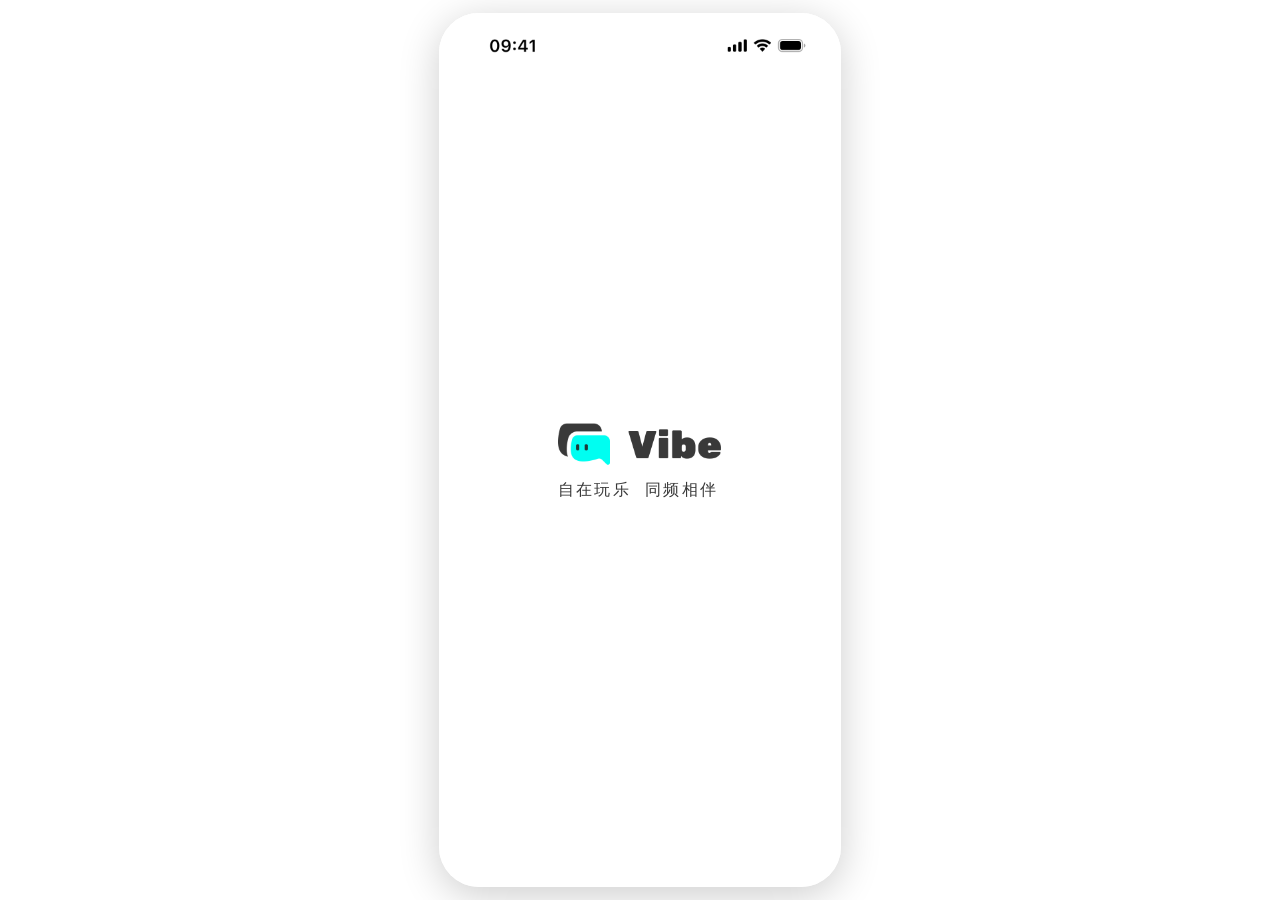
<file: pages/square-follow.html>
﻿<!DOCTYPE html>
<html lang="zh-CN">
<head>
  <meta charset="UTF-8">
  <meta name="viewport" content="width=device-width, initial-scale=1.0, maximum-scale=1.0, user-scalable=no, viewport-fit=cover, interactive-widget=resizes-content">
  <title>广场·关注 - Vibe</title>
  <link rel="stylesheet" href="../css/base/variables.css">
  <link rel="stylesheet" href="../css/base/reset.css">
  <link rel="stylesheet" href="../css/base/typography.css">
  <link rel="stylesheet" href="../css/components/status-bar.css">
  <link rel="stylesheet" href="../css/components/nav-bar.css">
  <style>
    * { box-sizing: border-box; }
    .phone-frame { width: 402px; height: 889px; margin: 0 auto; background: linear-gradient(180deg, rgba(0, 255, 246, 0.20) -23.38%, rgba(121, 255, 250, 0.40) 6.37%, #F8F8F8 53.76%); display: flex; flex-direction: column; overflow: hidden; position: relative; }
    .page { flex: 1; display: flex; flex-direction: column; overflow: hidden; background: transparent; }

    /* Status bar */
    .status-bar { display: flex; align-items: center; justify-content: space-between; padding: 14px 20px 0; height: 44px; }
    .status-bar__time { font-size: 15px; font-weight: 600; color: #111; }
    .status-bar__indicators { display: flex; align-items: center; gap: 6px; }

    /* Header gradient */
    .sq-header { position: relative; flex-shrink: 0; background: transparent; overflow: hidden; }
    .sq-header::before { content: none; }

    /* Tabs row */
    .sq-top-nav { display: flex; width: 376px; justify-content: space-between; align-items: center; margin: 1px auto 4px; position: relative; z-index: 3; }
    .sq-tabs-row { display: flex; align-items: center; gap: 25px; }
    .sq-tab { font-family: "PingFang SC", sans-serif; font-size: 19px; font-style: normal; font-weight: 500; line-height: normal; color: #000; cursor: pointer; -webkit-tap-highlight-color: transparent; }
    .sq-tab.is-active { font-family: "YouSheBiaoTiHei", sans-serif; font-size: 24px; font-style: normal; font-weight: 400; line-height: normal; color: #000; }
    /* Search bar */
    .sq-search { width: 167px; height: 28px; background: #ffffff; border-radius: 60px; display: flex; align-items: center; justify-content: space-between; padding: 4px 12px; box-shadow: none; flex-shrink: 0; }
    .sq-header > .status-bar {
      position: relative;
      z-index: 3;
    }
    .sq-search input { border: none; outline: none; font-size: 15px; color: #c4c5c7; background: transparent; min-width: 0; width: 100%; height: 21px; line-height: 21px; padding: 0; margin: 0; font-family: "PingFang SC", sans-serif; }
    .sq-search input:focus::placeholder { color: transparent; }

    /* Live row */
    .live-row { width: 373.41px; max-width: 100%; margin: 14px auto 8px; padding: 0; display: flex; justify-content: space-between; gap: 0; overflow-x: auto; -webkit-overflow-scrolling: touch; }
    .live-row::-webkit-scrollbar { display: none; }
    .live-user { width: 57.88px; display: flex; flex-direction: column; align-items: center; gap: 6px; flex-shrink: 0; cursor: pointer; }
    .live-avatar-wrap { position: relative; width: 57.88px; height: 61.77px; }
    .live-ring { position: absolute; top: 0; left: 0; width: 57.88px; height: 57.88px; border-radius: 50%; border: 2px solid #00fff6; }
    .live-avatar { position: absolute; top: 2.94px; left: 2.94px; width: 52px; height: 52px; border-radius: 50%; object-fit: cover; background: #ddd; }
    .live-badge { position: absolute; left: 50%; bottom: 0; transform: translateX(-50%); width: 36.64px; height: 15.75px; background: #00fff6; color: #111; font-size: 10px; font-weight: 700; line-height: 15.75px; text-align: center; border-radius: 7px; white-space: nowrap; padding: 0; }
    .live-name { width: 57.88px; font-size: 11px; line-height: 15px; color: #111; overflow: hidden; text-overflow: ellipsis; white-space: nowrap; text-align: center; }

    /* Scrollable body */
    .page-body { flex: 1; overflow-y: auto; -webkit-overflow-scrolling: touch; padding-bottom: 8px; }
    .page-body::-webkit-scrollbar { display: none; }

    /* Masonry posts */
    .posts-masonry { padding: 8px 10px 0; display: flex; gap: 8px; }
    .masonry-col { display: flex; flex-direction: column; gap: 8px; flex: 1; }
    .post-card { background: #fff; border-radius: 8px; overflow: hidden; cursor: pointer; -webkit-tap-highlight-color: transparent; }
    .post-card__img { width: 100%; display: block; object-fit: cover; background: #e0e0e0; }
    .post-card__body { padding: 8px 10px 10px; }
    .post-card__title { font-size: 13px; color: #222; line-height: 1.4; margin-bottom: 8px; display: -webkit-box; -webkit-line-clamp: 2; -webkit-box-orient: vertical; overflow: hidden; }
    .post-card__foot { display: flex; align-items: center; justify-content: space-between; }
    .post-card__author { display: flex; align-items: center; gap: 5px; }
    .post-card__avatar { width: 20px; height: 20px; border-radius: 50%; object-fit: cover; background: #ddd; }
    .post-card__name { font-size: 11px; color: #999; }
    .post-card__likes { display: flex; align-items: center; gap: 3px; font-size: 11px; color: rgba(34, 34, 34, 0.5); }

    /* Nav bar override */
    .nav-bar { border-top: 1px solid rgba(0,0,0,0.06); }
  </style>
</head>
<body>
  <div class="phone-frame">
    <div class="page">

      <div class="sq-header">
        <!-- Status bar -->
        <div class="status-bar status-bar--use-header-image">
          <span class="status-bar__time">09:41</span>
          <div class="status-bar__indicators">
            <svg width="19" height="12" viewBox="0 0 20 12" fill="none"><rect x="0" y="7" width="3" height="5" rx="0.5" fill="black"/><rect x="4.5" y="5" width="3" height="7" rx="0.5" fill="black"/><rect x="9" y="3" width="3" height="9" rx="0.5" fill="black"/><rect x="13.5" y="1" width="3" height="11" rx="0.5" fill="black"/></svg>
            <svg width="17" height="12" viewBox="0 0 17 12" fill="none"><circle cx="8.5" cy="10.5" r="1.5" fill="black"/><path d="M5 7.5C6.1 6.4 7.2 5.9 8.5 5.9s2.4 0.5 3.5 1.6" stroke="black" stroke-width="1.4" stroke-linecap="round" fill="none"/><path d="M2.5 5C4.3 3.2 6.3 2.3 8.5 2.3s4.2 0.9 6 2.7" stroke="black" stroke-width="1.4" stroke-linecap="round" fill="none"/></svg>
            <svg width="27" height="13" viewBox="0 0 27 13" fill="none"><rect x="0.5" y="0.5" width="22" height="12" rx="3.5" stroke="black" stroke-opacity="0.35"/><rect x="2" y="2" width="17" height="9" rx="2" fill="black"/><path d="M24 4v5a2.5 2.5 0 000-5z" fill="black" fill-opacity="0.4"/></svg>
          </div>
        </div>

        <!-- Tabs -->
        <div class="sq-top-nav">
          <div class="sq-tabs-row">
            <span class="sq-tab square-tab is-active" data-tab="square-follow">关注</span>
            <span class="sq-tab square-tab" data-tab="square-discover">发现</span>
            <span class="sq-tab square-tab" data-tab="square-nearby">附近</span>
          </div>
          <div class="sq-search">
            <input type="text" placeholder="游戏">
            <svg width="20" height="20" viewBox="0 0 20 20" fill="none" style="flex-shrink:0"><circle cx="9" cy="9" r="6" stroke="#c4c5c7" stroke-width="1.5"/><path d="M13.5 13.5L17 17" stroke="#c4c5c7" stroke-width="1.5" stroke-linecap="round"/></svg>
          </div>
        </div>

      </div>

      <!-- Posts -->
      <div class="page-body">
        <!-- Live streaming row -->
        <div class="live-row">
          <div class="live-user">
            <div class="live-avatar-wrap">
              <div class="live-ring"></div>
              <img class="live-avatar" src="../assets/images/follow_live_01.png" alt="x.">
              <span class="live-badge">直播中</span>
            </div>
            <span class="live-name">x.</span>
          </div>
          <div class="live-user">
            <div class="live-avatar-wrap">
              <div class="live-ring"></div>
              <img class="live-avatar" src="../assets/images/follow_live_02.png" alt="豆豆要粗面">
              <span class="live-badge">直播中</span>
            </div>
            <span class="live-name">豆豆要粗面</span>
          </div>
          <div class="live-user">
            <div class="live-avatar-wrap">
              <div class="live-ring"></div>
              <img class="live-avatar" src="../assets/images/follow_live_03.png" alt="小羊肖恩">
              <span class="live-badge">直播中</span>
            </div>
            <span class="live-name">小羊肖恩</span>
          </div>
          <div class="live-user">
            <div class="live-avatar-wrap">
              <div class="live-ring"></div>
              <img class="live-avatar" src="../assets/images/follow_live_04.png" alt="泱奈">
              <span class="live-badge">直播中</span>
            </div>
            <span class="live-name">泱奈</span>
          </div>
          <div class="live-user">
            <div class="live-avatar-wrap">
              <div class="live-ring"></div>
              <img class="live-avatar" src="../assets/images/follow_live_05.png" alt="小十月">
              <span class="live-badge">直播中</span>
            </div>
            <span class="live-name">小十月</span>
          </div>
        </div>

        <div class="posts-masonry">
          <div class="masonry-col">
            <div class="post-card">
              <img class="post-card__img" style="height:225.85px;" src="../assets/images/follow_card_01.png" alt="英雄联盟演唱会">
              <div class="post-card__body">
                <p class="post-card__title">英雄联盟S赛演唱会，超震撼现场回顾</p>
                <div class="post-card__foot">
                  <div class="post-card__author">
                    <img class="post-card__avatar" src="../assets/images/friend_cuipi.jpg" alt="">
                    <span class="post-card__name">小临川</span>
                  </div>
                  <div class="post-card__likes">
                    <svg xmlns="http://www.w3.org/2000/svg" width="14" height="13" viewBox="0 0 14 13" fill="none"><path d="M6.76191 2.69464C5.37037 -0.571594 0.5 -0.22371 0.5 3.95092C0.5 8.12554 6.76191 11.6045 6.76191 11.6045C6.76191 11.6045 13.0238 8.12554 13.0238 3.95092C13.0238 -0.22371 8.15344 -0.571594 6.76191 2.69464Z" stroke="#222222" stroke-opacity="0.5" stroke-linecap="round" stroke-linejoin="round"/></svg>
                    <span>312</span>
                  </div>
                </div>
              </div>
            </div>
            <div class="post-card">
              <img class="post-card__img" style="height:253.61px;" src="../assets/images/follow_card_02.png" alt="杭州大富翁">
              <div class="post-card__body">
                <p class="post-card__title">大富翁上线！组队一起买地图赚大钱</p>
                <div class="post-card__foot">
                  <div class="post-card__author">
                    <img class="post-card__avatar" src="../assets/images/friend_douhua.jpg" alt="">
                    <span class="post-card__name">七七</span>
                  </div>
                  <div class="post-card__likes">
                    <svg xmlns="http://www.w3.org/2000/svg" width="14" height="13" viewBox="0 0 14 13" fill="none"><path d="M6.76191 2.69464C5.37037 -0.571594 0.5 -0.22371 0.5 3.95092C0.5 8.12554 6.76191 11.6045 6.76191 11.6045C6.76191 11.6045 13.0238 8.12554 13.0238 3.95092C13.0238 -0.22371 8.15344 -0.571594 6.76191 2.69464Z" stroke="#222222" stroke-opacity="0.5" stroke-linecap="round" stroke-linejoin="round"/></svg>
                    <span>89</span>
                  </div>
                </div>
              </div>
            </div>
          </div>
          <div class="masonry-col">
            <div class="post-card">
              <img class="post-card__img" style="height:225.85px;" src="../assets/images/follow_card_03.png" alt="三头好友">
              <div class="post-card__body">
                <p class="post-card__title">无畏契约夜场演唱会，灯光太美了！</p>
                <div class="post-card__foot">
                  <div class="post-card__author">
                    <img class="post-card__avatar" src="../assets/images/friend_luc.jpg" alt="">
                    <span class="post-card__name">星元季</span>
                  </div>
                  <div class="post-card__likes">
                    <svg xmlns="http://www.w3.org/2000/svg" width="14" height="13" viewBox="0 0 14 13" fill="none"><path d="M6.76191 2.69464C5.37037 -0.571594 0.5 -0.22371 0.5 3.95092C0.5 8.12554 6.76191 11.6045 6.76191 11.6045C6.76191 11.6045 13.0238 8.12554 13.0238 3.95092C13.0238 -0.22371 8.15344 -0.571594 6.76191 2.69464Z" stroke="#222222" stroke-opacity="0.5" stroke-linecap="round" stroke-linejoin="round"/></svg>
                    <span>204</span>
                  </div>
                </div>
              </div>
            </div>
            <div class="post-card">
              <img class="post-card__img" style="height:178.9px;" src="../assets/images/follow_card_04.png" alt="无畏巡回杭州站">
              <div class="post-card__body">
                <p class="post-card__title">全城大逃脱线下活动，组队来挑战！</p>
                <div class="post-card__foot">
                  <div class="post-card__author">
                    <img class="post-card__avatar" src="../assets/images/friend_liangshuf.jpg" alt="">
                    <span class="post-card__name">小临川</span>
                  </div>
                  <div class="post-card__likes">
                    <svg xmlns="http://www.w3.org/2000/svg" width="14" height="13" viewBox="0 0 14 13" fill="none"><path d="M6.76191 2.69464C5.37037 -0.571594 0.5 -0.22371 0.5 3.95092C0.5 8.12554 6.76191 11.6045 6.76191 11.6045C6.76191 11.6045 13.0238 8.12554 13.0238 3.95092C13.0238 -0.22371 8.15344 -0.571594 6.76191 2.69464Z" stroke="#222222" stroke-opacity="0.5" stroke-linecap="round" stroke-linejoin="round"/></svg>
                    <span>97</span>
                  </div>
                </div>
              </div>
            </div>
          </div>
        </div>
      </div>

      <!-- Nav bar -->
      <nav class="nav-bar">
        <button class="nav-bar__item" data-nav="home" type="button"><div class="nav-bar__icon-wrap"><svg class="nav-bar__home-bg" xmlns="http://www.w3.org/2000/svg" width="17" height="18" viewBox="0 0 17 18" fill="none"><path d="M0 8.29943V13.9938C0 15.1865 0 15.7832 0.220009 16.2388C0.413535 16.6395 0.72211 16.965 1.10193 17.1691C1.5333 17.401 2.09828 17.401 3.22657 17.401H12.9219C14.0502 17.401 14.6143 17.401 15.0457 17.1691C15.4255 16.965 15.7351 16.6395 15.9286 16.2388C16.1484 15.7837 16.1484 15.1879 16.1484 13.9975V8.29943C16.1484 7.73048 16.148 7.44585 16.0824 7.1811C16.0243 6.94648 15.9289 6.72446 15.7998 6.52382C15.6541 6.29742 15.4516 6.10967 15.0457 5.73502L10.2012 1.26295C9.44765 0.567342 9.07089 0.219716 8.64687 0.0874254C8.27324 -0.0291418 7.875 -0.0291418 7.50137 0.0874254C7.07767 0.219616 6.70145 0.566913 5.94905 1.26147L1.10291 5.73502C0.697048 6.10968 0.494588 6.29742 0.34891 6.52382C0.219813 6.72446 0.123685 6.94648 0.0655741 7.1811C0 7.44585 0 7.73047 0 8.29943Z" fill="url(#home-nav-grad-fl)"/><defs><linearGradient id="home-nav-grad-fl" x1="7.38776e-08" y1="5.42379" x2="8.658" y2="16.963" gradientUnits="userSpaceOnUse"><stop stop-color="#00FEF1" stop-opacity="0"/><stop offset="0.535122" stop-color="#00FEF1"/><stop offset="1" stop-color="#00F1FE"/></linearGradient></defs></svg><svg width="24" height="24" viewBox="0 0 24 24" fill="none"><path d="M8.54426 12.4361H15.4552M2.78516 16.8132V10.6533C2.78516 10.0378 2.78516 9.72994 2.85999 9.44355C2.92631 9.18975 3.03601 8.94958 3.18334 8.73254C3.3496 8.48763 3.58065 8.28454 4.04384 7.87926L9.57441 3.04C10.4331 2.28867 10.8624 1.91298 11.346 1.76999C11.7724 1.64389 12.2269 1.64389 12.6533 1.76999C13.1372 1.91309 13.5671 2.28914 14.4271 3.0416L19.9558 7.87926C20.419 8.28454 20.6502 8.48763 20.8164 8.73254C20.9638 8.94958 21.0726 9.18975 21.1389 9.44355C21.2138 9.72994 21.2143 10.0378 21.2143 10.6533V16.8172C21.2143 18.1048 21.2143 18.7494 20.9635 19.2417C20.7426 19.6751 20.3893 20.0272 19.9558 20.2481C19.4635 20.4989 18.8197 20.4989 17.532 20.4989H6.46743C5.17979 20.4989 4.53501 20.4989 4.04271 20.2481C3.60925 20.0272 3.2571 19.6751 3.03624 19.2417C2.78516 18.7489 2.78516 18.1033 2.78516 16.8132Z" stroke="#222222" stroke-width="2" stroke-linecap="round" stroke-linejoin="round"/></svg></div><span class="nav-bar__label">主页</span></button>
        <button class="nav-bar__item is-active" data-nav="square" type="button"><div class="nav-bar__icon-wrap"><svg class="nav-bar__square-bg" xmlns="http://www.w3.org/2000/svg" width="20" height="18" viewBox="0 0 20 18" fill="none"><path d="M3.41817 1.97675C0.309024 4.61986 0.812901 8.38184 1.07572 9.88598C-0.363515 11.5546 -0.228273 13.6741 0.715634 15.1464C1.65954 16.6186 6.29929 18.7491 13.3558 13.6722C20.0624 8.847 19.6959 4.1789 18.5317 2.80689C17.6267 1.74025 16.2503 0.929622 13.5098 1.42453C12.0701 -0.137021 6.91006 -0.991729 3.41817 1.97675Z" fill="url(#sq-nav-grad-a-fl)"/><path d="M8.81691 16.6464L17.5696 11.3153C17.9402 12.1704 18.0053 14.3055 15.3007 16.005C12.5962 17.7046 9.8513 17.1408 8.81691 16.6464Z" fill="url(#sq-nav-grad-b-fl)"/><defs><linearGradient id="sq-nav-grad-a-fl" x1="-0.391576" y1="5.68445" x2="7.82353" y2="18.0214" gradientUnits="userSpaceOnUse"><stop stop-color="#00FEF1" stop-opacity="0"/><stop offset="0.535122" stop-color="#00FEF1"/><stop offset="1" stop-color="#00F1FE"/></linearGradient><linearGradient id="sq-nav-grad-b-fl" x1="11.1328" y1="15.7245" x2="13.003" y2="17.9791" gradientUnits="userSpaceOnUse"><stop stop-color="#00FEF1" stop-opacity="0"/><stop offset="0.535122" stop-color="#00FEF1"/><stop offset="1" stop-color="#00F1FE"/></linearGradient></defs></svg><svg width="25" height="24" viewBox="0 0 25 24" fill="none"><path d="M8.30566 20.8534C10.2555 21.72 14.3235 22.6502 18.4181 19.7465C22.5128 16.8428 21.9975 13.1182 21.9975 11.7532M14.1064 13.0376C14.9193 12.5905 16.8256 11.2451 17.9474 9.44044M2.30374 11.6971C2.1786 9.67018 2.40972 6.24929 5.51093 3.89228C9.06424 1.19165 13.8445 1.78322 16.0561 3.18553C16.634 3.55191 17.3008 3.82426 17.9849 3.80949C20.3676 3.75801 21.6177 4.65761 22.4503 5.75524C23.6746 7.36925 23.7995 12.6396 15.9632 17.6514C7.71806 22.9248 2.63318 20.2443 1.66262 18.5311C0.820379 17.0444 0.69272 15.0473 1.7981 13.3772C2.12905 12.8772 2.34069 12.2956 2.30374 11.6971Z" stroke="#222222" stroke-width="2" stroke-linecap="round"/></svg></div><span class="nav-bar__label">广场</span></button>
        <button class="nav-bar__item nav-bar__item--add" data-nav="add" type="button"><div class="nav-bar__add-circle"><svg width="22" height="22" viewBox="0 0 22 22" fill="none"><line x1="11" y1="4" x2="11" y2="18" stroke="#222" stroke-width="2" stroke-linecap="round"/><line x1="4" y1="11" x2="18" y2="11" stroke="#222" stroke-width="2" stroke-linecap="round"/></svg></div></button>
        <button class="nav-bar__item" data-nav="chat" type="button"><div class="nav-bar__icon-wrap"><svg class="nav-bar__chat-bg" xmlns="http://www.w3.org/2000/svg" width="18" height="19" viewBox="0 0 18 19" fill="none"><path d="M3.35664 18.5662V15.259C1.53033 14.025 0 11.6585 0 8.277C0 3.59102 3.24806 0 8.81242 0C14.3768 0 17.403 4.03511 17.403 8.27723C17.403 15.3788 10.5346 16.2657 7.16579 15.911L3.35664 18.5662Z" fill="url(#chat-nav-grad-fl)"/><defs><linearGradient id="chat-nav-grad-fl" x1="-4.25756e-09" y1="5.76806" x2="9.17269" y2="18.1566" gradientUnits="userSpaceOnUse"><stop stop-color="#00FEF1" stop-opacity="0"/><stop offset="0.535122" stop-color="#00FEF1"/><stop offset="1" stop-color="#00F1FE"/></linearGradient></defs></svg><svg xmlns="http://www.w3.org/2000/svg" width="22" height="22" viewBox="0 0 22 22" fill="none"><path d="M6.70703 18.9277L8.5498 17.4639L8.6416 17.3975C8.83156 17.2736 9.05524 17.2033 9.28906 17.2021L9.40625 17.208L9.7627 17.2363C11.59 17.3562 14.1128 17.1529 16.1895 16.166C17.2833 15.6461 18.2261 14.9225 18.8965 13.9395C19.5622 12.9631 20 11.6721 20 9.94531C19.9998 5.9162 16.973 2.00019 11.1279 2C8.13383 2 5.85964 2.9057 4.34473 4.30762C2.83369 5.70604 2.00003 7.6681 2 9.94531C2 13.0532 4.02261 15.1736 6.00293 16.0771C6.42487 16.2698 6.70703 16.6925 6.70703 17.1709V18.9277ZM22 9.94531C22 12.0299 21.4648 13.7232 20.5488 15.0664C19.6373 16.4031 18.3881 17.3357 17.0479 17.9727C14.5314 19.1685 11.5952 19.3699 9.54688 19.2246L6.49121 21.6543C5.77047 22.2267 4.70717 21.7134 4.70703 20.793V17.666C2.34416 16.4086 0 13.7679 0 9.94531C3.32129e-05 7.15841 1.0326 4.64796 2.98633 2.83984C4.93649 1.03514 7.72731 0 11.1279 0C18.0714 0.000200193 21.9998 4.80548 22 9.94531Z" fill="black"/><path d="M11 8.8885C11 8.39961 11.3963 8.00328 11.8852 8.00328C12.3741 8.00328 12.7704 8.39961 12.7704 8.8885V10.589C12.7704 11.0779 12.3741 11.4742 11.8852 11.4742C11.3963 11.4742 11 11.0779 11 10.589V8.8885Z" fill="#222222"/><path d="M15.6641 8.8885C15.6641 8.39961 16.0604 8.00328 16.5493 8.00328C17.0382 8.00328 17.4345 8.39961 17.4345 8.8885V10.589C17.4345 11.0779 17.0382 11.4742 16.5493 11.4742C16.0604 11.4742 15.6641 11.0779 15.6641 10.589V8.8885Z" fill="#222222"/></svg></div><span class="nav-bar__label">聊天</span></button>
        <button class="nav-bar__item" data-nav="profile" type="button"><div class="nav-bar__icon-wrap"><svg class="nav-bar__profile-bg" xmlns="http://www.w3.org/2000/svg" width="18" height="18" viewBox="0 0 18 18" fill="none"><circle cx="8.96918" cy="8.96918" r="8.96918" fill="url(#profile-nav-grad-fl)"/><defs><linearGradient id="profile-nav-grad-fl" x1="-4.38854e-09" y1="5.57302" x2="8.68035" y2="18.0802" gradientUnits="userSpaceOnUse"><stop stop-color="#00FEF1" stop-opacity="0"/><stop offset="0.535122" stop-color="#00FEF1"/><stop offset="1" stop-color="#00F1FE"/></linearGradient></defs></svg><svg xmlns="http://www.w3.org/2000/svg" width="22" height="22" viewBox="0 0 22 22" fill="none"><path d="M5.89638 13.4949C6.48784 14.4711 8.32755 16.4235 10.9547 16.4235C13.5818 16.4235 15.4811 14.4711 16.1023 13.4949M21 11C21 16.5228 16.5228 21 11 21C5.47715 21 1 16.5228 1 11C1 5.47715 5.47715 1 11 1C16.5228 1 21 5.47715 21 11Z" stroke="#222222" stroke-width="2" stroke-linecap="round"/></svg></div><span class="nav-bar__label">我的</span></button>
      </nav>

    </div>
  </div>

  <script src="../js/utils/auth.js"></script>
  <script>Auth.guard();</script>
  <script src="../js/utils/assets.js"></script>
  <script src="../js/utils/router.js"></script>
  <script src="../js/utils/nav.js"></script>
  <script>
    document.addEventListener('DOMContentLoaded', function () {
      document.querySelectorAll('.square-tab[data-tab]').forEach(function (tab) {
        tab.addEventListener('click', function () {
          Router.go(tab.dataset.tab + '.html');
        });
      });
    });
  </script>
</body>
</html>
</file>
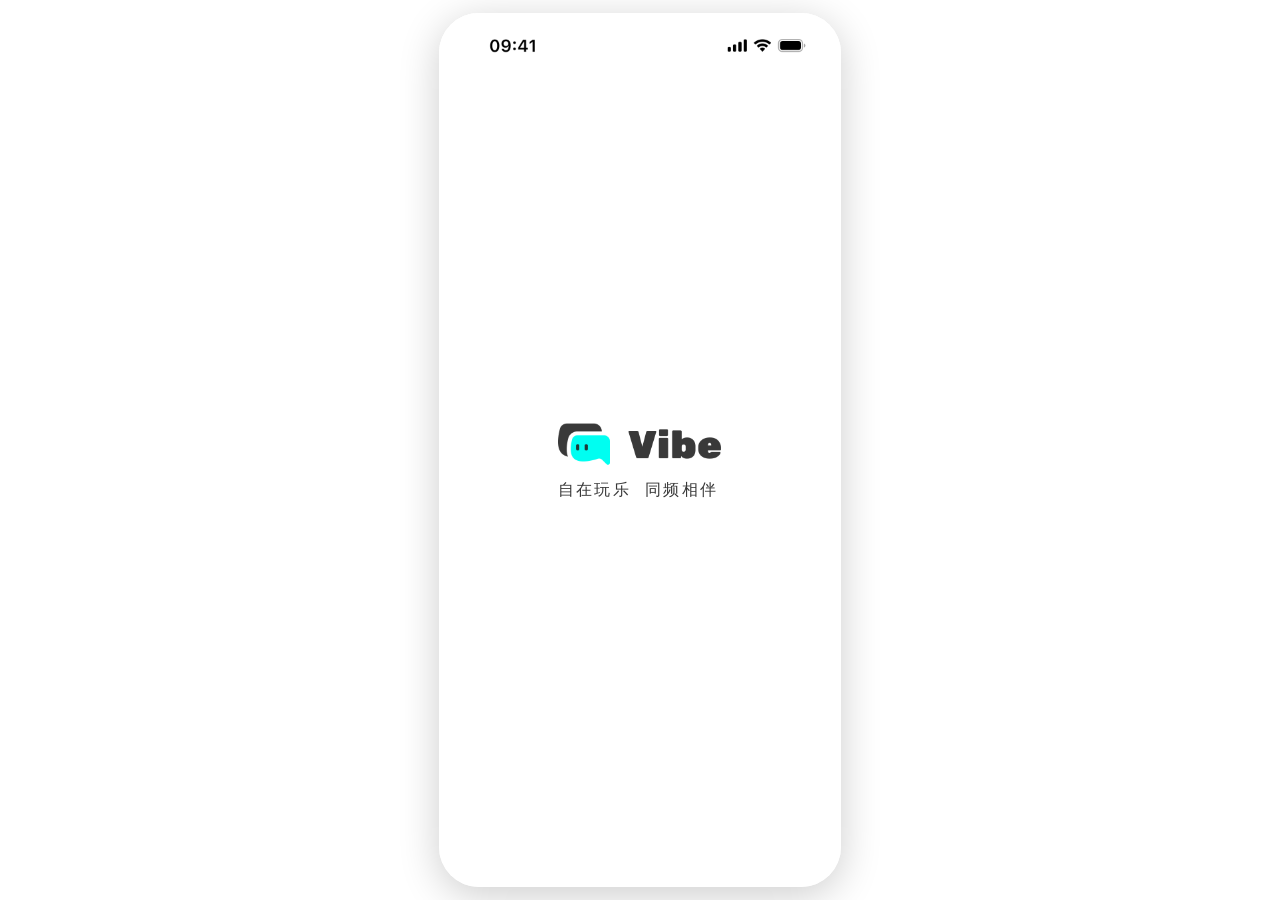
<file: pages/square-nearby.html>
﻿<!DOCTYPE html>
<html lang="zh-CN">
<head>
  <meta charset="UTF-8">
  <meta name="viewport" content="width=device-width, initial-scale=1.0, maximum-scale=1.0, user-scalable=no, viewport-fit=cover, interactive-widget=resizes-content">
  <title>广场·附近 - Vibe</title>
  <link rel="stylesheet" href="../css/base/variables.css">
  <link rel="stylesheet" href="../css/base/reset.css">
  <link rel="stylesheet" href="../css/base/typography.css">
  <link rel="stylesheet" href="../css/components/status-bar.css">
  <link rel="stylesheet" href="../css/components/nav-bar.css">
  <style>
    * { box-sizing: border-box; }
    .phone-frame { width: 402px; height: 889px; margin: 0 auto; background: linear-gradient(180deg, rgba(0, 255, 246, 0.20) -23.38%, rgba(121, 255, 250, 0.40) 6.37%, #F8F8F8 53.76%); display: flex; flex-direction: column; overflow: hidden; position: relative; }
    .page { flex: 1; display: flex; flex-direction: column; overflow: hidden; background: transparent; }
    .status-bar { display: flex; align-items: center; justify-content: space-between; padding: 14px 20px 0; height: 44px; }
    .status-bar__time { font-size: 15px; font-weight: 600; color: #111; }
    .status-bar__indicators { display: flex; align-items: center; gap: 6px; }
    .sq-header { position: relative; flex-shrink: 0; background: transparent; overflow: hidden; }
    .sq-header::before { content: none; }
    .sq-top-nav { display: flex; width: 376px; justify-content: space-between; align-items: center; margin: 1px auto 4px; position: relative; z-index: 3; }
    .sq-tabs-row { display: flex; align-items: center; gap: 25px; }
    .sq-tab { font-family: "PingFang SC", sans-serif; font-size: 19px; font-style: normal; font-weight: 500; line-height: normal; color: #000; cursor: pointer; -webkit-tap-highlight-color: transparent; }
    .sq-tab.is-active { font-family: "YouSheBiaoTiHei", sans-serif; font-size: 24px; font-style: normal; font-weight: 400; line-height: normal; color: #000; }
    .sq-search { width: 167px; height: 28px; background: #ffffff; border-radius: 60px; display: flex; align-items: center; justify-content: space-between; padding: 4px 12px; box-shadow: none; flex-shrink: 0; }
    .sq-header > .status-bar {
      position: relative;
      z-index: 3;
    }
    .sq-search input { border: none; outline: none; font-size: 15px; color: #c4c5c7; background: transparent; min-width: 0; width: 100%; height: 21px; line-height: 21px; padding: 0; margin: 0; font-family: "PingFang SC", sans-serif; }
    .sq-search input:focus::placeholder { color: transparent; }

    /* Category filters use discover page style */
    .filter-row { position: relative; width: 402px; max-width: 100%; margin: 14px auto 11px; background: transparent; padding: 0 15px 8px 15px; display: flex; flex-wrap: nowrap; align-items: flex-start; gap: 50px; overflow-x: auto; overflow-y: visible; -webkit-overflow-scrolling: touch; }
    .filter-row::-webkit-scrollbar { display: none; }
    .filter-pill { position: relative; height: 27px; padding: 0; font-size: 16px; font-family: "PingFang SC", sans-serif; font-style: normal; font-weight: 500; line-height: 22.4px; color: rgba(34, 34, 34, 0.6); background: transparent; border: none; cursor: pointer; white-space: nowrap; flex: 0 0 auto; -webkit-tap-highlight-color: transparent; border-radius: 0; -webkit-appearance: none; appearance: none; }
    .filter-pill.is-active { font-weight: 600; color: #222222; background: transparent; }
    .filter-pill-indicator { position: absolute; left: 0; bottom: 0; height: 2px; width: 32px; border-radius: 1px; background: #00fff6; transform: translateX(15px); transition: transform 0.22s ease, width 0.22s ease; pointer-events: none; z-index: 2; }

    .page-body { flex: 1; overflow-y: auto; -webkit-overflow-scrolling: touch; padding-bottom: 8px; }
    .page-body::-webkit-scrollbar { display: none; }
    .posts-masonry { padding: 0 10px; display: flex; gap: 8px; }
    .masonry-col { display: flex; flex-direction: column; gap: 8px; flex: 1; }
    .post-card { background: #fff; border-radius: 8px; overflow: hidden; cursor: pointer; -webkit-tap-highlight-color: transparent; }
    .post-card__img { width: 100%; display: block; object-fit: cover; background: #e0e0e0; }
    .post-card__body { padding: 8px 10px 10px; }
    .post-card__title { font-size: 13px; color: #222; line-height: 1.4; margin-bottom: 8px; display: -webkit-box; -webkit-line-clamp: 2; line-clamp: 2; -webkit-box-orient: vertical; overflow: hidden; }
    .post-card__foot { display: flex; align-items: center; justify-content: space-between; }
    .post-card__author { display: flex; align-items: center; gap: 5px; }
    .post-card__avatar { width: 20px; height: 20px; border-radius: 50%; object-fit: cover; background: #ddd; }
    .post-card__name { font-size: 11px; color: #999; }
    .post-card__likes { display: flex; align-items: center; gap: 3px; font-size: 11px; color: rgba(34, 34, 34, 0.5); }
    .nav-bar { border-top: 1px solid rgba(0,0,0,0.06); }
  </style>
</head>
<body>
  <div class="phone-frame">
    <div class="page">
      <div class="sq-header">
        <div class="status-bar status-bar--use-header-image">
          <span class="status-bar__time">09:41</span>
          <div class="status-bar__indicators">
            <svg width="19" height="12" viewBox="0 0 20 12" fill="none"><rect x="0" y="7" width="3" height="5" rx="0.5" fill="black"/><rect x="4.5" y="5" width="3" height="7" rx="0.5" fill="black"/><rect x="9" y="3" width="3" height="9" rx="0.5" fill="black"/><rect x="13.5" y="1" width="3" height="11" rx="0.5" fill="black"/></svg>
            <svg width="17" height="12" viewBox="0 0 17 12" fill="none"><circle cx="8.5" cy="10.5" r="1.5" fill="black"/><path d="M5 7.5C6.1 6.4 7.2 5.9 8.5 5.9s2.4 0.5 3.5 1.6" stroke="black" stroke-width="1.4" stroke-linecap="round" fill="none"/><path d="M2.5 5C4.3 3.2 6.3 2.3 8.5 2.3s4.2 0.9 6 2.7" stroke="black" stroke-width="1.4" stroke-linecap="round" fill="none"/></svg>
            <svg width="27" height="13" viewBox="0 0 27 13" fill="none"><rect x="0.5" y="0.5" width="22" height="12" rx="3.5" stroke="black" stroke-opacity="0.35"/><rect x="2" y="2" width="17" height="9" rx="2" fill="black"/><path d="M24 4v5a2.5 2.5 0 000-5z" fill="black" fill-opacity="0.4"/></svg>
          </div>
        </div>
        <div class="sq-top-nav">
          <div class="sq-tabs-row">
            <span class="sq-tab square-tab" data-tab="square-follow">关注</span>
            <span class="sq-tab square-tab" data-tab="square-discover">发现</span>
            <span class="sq-tab square-tab is-active" data-tab="square-nearby">附近</span>
          </div>
          <div class="sq-search">
            <input type="text" placeholder="游戏">
            <svg width="20" height="20" viewBox="0 0 20 20" fill="none" style="flex-shrink:0"><circle cx="9" cy="9" r="6" stroke="#c4c5c7" stroke-width="1.5"/><path d="M13.5 13.5L17 17" stroke="#c4c5c7" stroke-width="1.5" stroke-linecap="round"/></svg>
          </div>
        </div>
        <div class="filter-row">
          <button class="filter-pill is-active">全部</button>
          <button class="filter-pill">线下活动</button>
          <button class="filter-pill">找搭子</button>
          <button class="filter-pill">同人二创</button>
          <button class="filter-pill">二次元</button>
          <div class="filter-pill-indicator" aria-hidden="true"></div>
        </div>
      </div>

      <div class="page-body">
        <div class="posts-masonry">
          <div class="masonry-col">
            <div class="post-card">
              <img class="post-card__img" src="../assets/images/nearby_card_01.png" alt="英雄联盟演唱会" style="height:225.85px;">
              <div class="post-card__body">
                <p class="post-card__title">英雄联盟S赛演唱会现场，太燃了！</p>
                <div class="post-card__foot">
                  <div class="post-card__author">
                    <img class="post-card__avatar" src="../assets/images/friend_cuipi.jpg" alt="">
                    <span class="post-card__name">小临川</span>
                  </div>
                  <div class="post-card__likes">
                    <svg xmlns="http://www.w3.org/2000/svg" width="14" height="13" viewBox="0 0 14 13" fill="none"><path d="M6.76191 2.69464C5.37037 -0.571594 0.5 -0.22371 0.5 3.95092C0.5 8.12554 6.76191 11.6045 6.76191 11.6045C6.76191 11.6045 13.0238 8.12554 13.0238 3.95092C13.0238 -0.22371 8.15344 -0.571594 6.76191 2.69464Z" stroke="#222222" stroke-opacity="0.5" stroke-linecap="round" stroke-linejoin="round"/></svg>
                    <span>312</span>
                  </div>
                </div>
              </div>
            </div>
            <div class="post-card">
              <img class="post-card__img" src="../assets/images/nearby_card_03.png" alt="无畏巡回杭州站" style="height:178.9px;">
              <div class="post-card__body">
                <p class="post-card__title">大富翁上线！组队一起买地图</p>
                <div class="post-card__foot">
                  <div class="post-card__author">
                    <img class="post-card__avatar" src="../assets/images/friend_douhua.jpg" alt="">
                    <span class="post-card__name">七七</span>
                  </div>
                  <div class="post-card__likes">
                    <svg xmlns="http://www.w3.org/2000/svg" width="14" height="13" viewBox="0 0 14 13" fill="none"><path d="M6.76191 2.69464C5.37037 -0.571594 0.5 -0.22371 0.5 3.95092C0.5 8.12554 6.76191 11.6045 6.76191 11.6045C6.76191 11.6045 13.0238 8.12554 13.0238 3.95092C13.0238 -0.22371 8.15344 -0.571594 6.76191 2.69464Z" stroke="#222222" stroke-opacity="0.5" stroke-linecap="round" stroke-linejoin="round"/></svg>
                    <span>89</span>
                  </div>
                </div>
              </div>
            </div>
          </div>
          <div class="masonry-col">
            <div class="post-card">
              <img class="post-card__img" src="../assets/images/nearby_card_02.png" alt="杭州周末大富翁" style="height:253.61px;">
              <div class="post-card__body">
                <p class="post-card__title">无畏契约夜场演唱会，灯光绝美</p>
                <div class="post-card__foot">
                  <div class="post-card__author">
                    <img class="post-card__avatar" src="../assets/images/friend_luc.jpg" alt="">
                    <span class="post-card__name">星元季</span>
                  </div>
                  <div class="post-card__likes">
                    <svg xmlns="http://www.w3.org/2000/svg" width="14" height="13" viewBox="0 0 14 13" fill="none"><path d="M6.76191 2.69464C5.37037 -0.571594 0.5 -0.22371 0.5 3.95092C0.5 8.12554 6.76191 11.6045 6.76191 11.6045C6.76191 11.6045 13.0238 8.12554 13.0238 3.95092C13.0238 -0.22371 8.15344 -0.571594 6.76191 2.69464Z" stroke="#222222" stroke-opacity="0.5" stroke-linecap="round" stroke-linejoin="round"/></svg>
                    <span>204</span>
                  </div>
                </div>
              </div>
            </div>
            <div class="post-card">
              <img class="post-card__img" src="../assets/images/nearby_card_04.png" alt="全城逃脱" style="height:225.85px;">
              <div class="post-card__body">
                <p class="post-card__title">全城大逃脱线下活动，快来组队！</p>
                <div class="post-card__foot">
                  <div class="post-card__author">
                    <img class="post-card__avatar" src="../assets/images/friend_liangshuf.jpg" alt="">
                    <span class="post-card__name">生菜大王</span>
                  </div>
                  <div class="post-card__likes">
                    <svg xmlns="http://www.w3.org/2000/svg" width="14" height="13" viewBox="0 0 14 13" fill="none"><path d="M6.76191 2.69464C5.37037 -0.571594 0.5 -0.22371 0.5 3.95092C0.5 8.12554 6.76191 11.6045 6.76191 11.6045C6.76191 11.6045 13.0238 8.12554 13.0238 3.95092C13.0238 -0.22371 8.15344 -0.571594 6.76191 2.69464Z" stroke="#222222" stroke-opacity="0.5" stroke-linecap="round" stroke-linejoin="round"/></svg>
                    <span>97</span>
                  </div>
                </div>
              </div>
            </div>
          </div>
        </div>
      </div>

      <nav class="nav-bar">
        <button class="nav-bar__item" data-nav="home" type="button"><div class="nav-bar__icon-wrap"><svg class="nav-bar__home-bg" xmlns="http://www.w3.org/2000/svg" width="17" height="18" viewBox="0 0 17 18" fill="none"><path d="M0 8.29943V13.9938C0 15.1865 0 15.7832 0.220009 16.2388C0.413535 16.6395 0.72211 16.965 1.10193 17.1691C1.5333 17.401 2.09828 17.401 3.22657 17.401H12.9219C14.0502 17.401 14.6143 17.401 15.0457 17.1691C15.4255 16.965 15.7351 16.6395 15.9286 16.2388C16.1484 15.7837 16.1484 15.1879 16.1484 13.9975V8.29943C16.1484 7.73048 16.148 7.44585 16.0824 7.1811C16.0243 6.94648 15.9289 6.72446 15.7998 6.52382C15.6541 6.29742 15.4516 6.10967 15.0457 5.73502L10.2012 1.26295C9.44765 0.567342 9.07089 0.219716 8.64687 0.0874254C8.27324 -0.0291418 7.875 -0.0291418 7.50137 0.0874254C7.07767 0.219616 6.70145 0.566913 5.94905 1.26147L1.10291 5.73502C0.697048 6.10968 0.494588 6.29742 0.34891 6.52382C0.219813 6.72446 0.123685 6.94648 0.0655741 7.1811C0 7.44585 0 7.73047 0 8.29943Z" fill="url(#home-nav-grad-nb)"/><defs><linearGradient id="home-nav-grad-nb" x1="7.38776e-08" y1="5.42379" x2="8.658" y2="16.963" gradientUnits="userSpaceOnUse"><stop stop-color="#00FEF1" stop-opacity="0"/><stop offset="0.535122" stop-color="#00FEF1"/><stop offset="1" stop-color="#00F1FE"/></linearGradient></defs></svg><svg width="24" height="24" viewBox="0 0 24 24" fill="none"><path d="M8.54426 12.4361H15.4552M2.78516 16.8132V10.6533C2.78516 10.0378 2.78516 9.72994 2.85999 9.44355C2.92631 9.18975 3.03601 8.94958 3.18334 8.73254C3.3496 8.48763 3.58065 8.28454 4.04384 7.87926L9.57441 3.04C10.4331 2.28867 10.8624 1.91298 11.346 1.76999C11.7724 1.64389 12.2269 1.64389 12.6533 1.76999C13.1372 1.91309 13.5671 2.28914 14.4271 3.0416L19.9558 7.87926C20.419 8.28454 20.6502 8.48763 20.8164 8.73254C20.9638 8.94958 21.0726 9.18975 21.1389 9.44355C21.2138 9.72994 21.2143 10.0378 21.2143 10.6533V16.8172C21.2143 18.1048 21.2143 18.7494 20.9635 19.2417C20.7426 19.6751 20.3893 20.0272 19.9558 20.2481C19.4635 20.4989 18.8197 20.4989 17.532 20.4989H6.46743C5.17979 20.4989 4.53501 20.4989 4.04271 20.2481C3.60925 20.0272 3.2571 19.6751 3.03624 19.2417C2.78516 18.7489 2.78516 18.1033 2.78516 16.8132Z" stroke="#222222" stroke-width="2" stroke-linecap="round" stroke-linejoin="round"/></svg></div><span class="nav-bar__label">主页</span></button>
        <button class="nav-bar__item is-active" data-nav="square" type="button"><div class="nav-bar__icon-wrap"><svg class="nav-bar__square-bg" xmlns="http://www.w3.org/2000/svg" width="20" height="18" viewBox="0 0 20 18" fill="none"><path d="M3.41817 1.97675C0.309024 4.61986 0.812901 8.38184 1.07572 9.88598C-0.363515 11.5546 -0.228273 13.6741 0.715634 15.1464C1.65954 16.6186 6.29929 18.7491 13.3558 13.6722C20.0624 8.847 19.6959 4.1789 18.5317 2.80689C17.6267 1.74025 16.2503 0.929622 13.5098 1.42453C12.0701 -0.137021 6.91006 -0.991729 3.41817 1.97675Z" fill="url(#sq-nav-grad-a-nb)"/><path d="M8.81691 16.6464L17.5696 11.3153C17.9402 12.1704 18.0053 14.3055 15.3007 16.005C12.5962 17.7046 9.8513 17.1408 8.81691 16.6464Z" fill="url(#sq-nav-grad-b-nb)"/><defs><linearGradient id="sq-nav-grad-a-nb" x1="-0.391576" y1="5.68445" x2="7.82353" y2="18.0214" gradientUnits="userSpaceOnUse"><stop stop-color="#00FEF1" stop-opacity="0"/><stop offset="0.535122" stop-color="#00FEF1"/><stop offset="1" stop-color="#00F1FE"/></linearGradient><linearGradient id="sq-nav-grad-b-nb" x1="11.1328" y1="15.7245" x2="13.003" y2="17.9791" gradientUnits="userSpaceOnUse"><stop stop-color="#00FEF1" stop-opacity="0"/><stop offset="0.535122" stop-color="#00FEF1"/><stop offset="1" stop-color="#00F1FE"/></linearGradient></defs></svg><svg width="25" height="24" viewBox="0 0 25 24" fill="none"><path d="M8.30566 20.8534C10.2555 21.72 14.3235 22.6502 18.4181 19.7465C22.5128 16.8428 21.9975 13.1182 21.9975 11.7532M14.1064 13.0376C14.9193 12.5905 16.8256 11.2451 17.9474 9.44044M2.30374 11.6971C2.1786 9.67018 2.40972 6.24929 5.51093 3.89228C9.06424 1.19165 13.8445 1.78322 16.0561 3.18553C16.634 3.55191 17.3008 3.82426 17.9849 3.80949C20.3676 3.75801 21.6177 4.65761 22.4503 5.75524C23.6746 7.36925 23.7995 12.6396 15.9632 17.6514C7.71806 22.9248 2.63318 20.2443 1.66262 18.5311C0.820379 17.0444 0.69272 15.0473 1.7981 13.3772C2.12905 12.8772 2.34069 12.2956 2.30374 11.6971Z" stroke="#222222" stroke-width="2" stroke-linecap="round"/></svg></div><span class="nav-bar__label">广场</span></button>
        <button class="nav-bar__item nav-bar__item--add" data-nav="add" type="button"><div class="nav-bar__add-circle"><svg width="22" height="22" viewBox="0 0 22 22" fill="none"><line x1="11" y1="4" x2="11" y2="18" stroke="#222" stroke-width="2" stroke-linecap="round"/><line x1="4" y1="11" x2="18" y2="11" stroke="#222" stroke-width="2" stroke-linecap="round"/></svg></div></button>
        <button class="nav-bar__item" data-nav="chat" type="button"><div class="nav-bar__icon-wrap"><svg class="nav-bar__chat-bg" xmlns="http://www.w3.org/2000/svg" width="18" height="19" viewBox="0 0 18 19" fill="none"><path d="M3.35664 18.5662V15.259C1.53033 14.025 0 11.6585 0 8.277C0 3.59102 3.24806 0 8.81242 0C14.3768 0 17.403 4.03511 17.403 8.27723C17.403 15.3788 10.5346 16.2657 7.16579 15.911L3.35664 18.5662Z" fill="url(#chat-nav-grad-nb)"/><defs><linearGradient id="chat-nav-grad-nb" x1="-4.25756e-09" y1="5.76806" x2="9.17269" y2="18.1566" gradientUnits="userSpaceOnUse"><stop stop-color="#00FEF1" stop-opacity="0"/><stop offset="0.535122" stop-color="#00FEF1"/><stop offset="1" stop-color="#00F1FE"/></linearGradient></defs></svg><svg xmlns="http://www.w3.org/2000/svg" width="22" height="22" viewBox="0 0 22 22" fill="none"><path d="M6.70703 18.9277L8.5498 17.4639L8.6416 17.3975C8.83156 17.2736 9.05524 17.2033 9.28906 17.2021L9.40625 17.208L9.7627 17.2363C11.59 17.3562 14.1128 17.1529 16.1895 16.166C17.2833 15.6461 18.2261 14.9225 18.8965 13.9395C19.5622 12.9631 20 11.6721 20 9.94531C19.9998 5.9162 16.973 2.00019 11.1279 2C8.13383 2 5.85964 2.9057 4.34473 4.30762C2.83369 5.70604 2.00003 7.6681 2 9.94531C2 13.0532 4.02261 15.1736 6.00293 16.0771C6.42487 16.2698 6.70703 16.6925 6.70703 17.1709V18.9277ZM22 9.94531C22 12.0299 21.4648 13.7232 20.5488 15.0664C19.6373 16.4031 18.3881 17.3357 17.0479 17.9727C14.5314 19.1685 11.5952 19.3699 9.54688 19.2246L6.49121 21.6543C5.77047 22.2267 4.70717 21.7134 4.70703 20.793V17.666C2.34416 16.4086 0 13.7679 0 9.94531C3.32129e-05 7.15841 1.0326 4.64796 2.98633 2.83984C4.93649 1.03514 7.72731 0 11.1279 0C18.0714 0.000200193 21.9998 4.80548 22 9.94531Z" fill="black"/><path d="M11 8.8885C11 8.39961 11.3963 8.00328 11.8852 8.00328C12.3741 8.00328 12.7704 8.39961 12.7704 8.8885V10.589C12.7704 11.0779 12.3741 11.4742 11.8852 11.4742C11.3963 11.4742 11 11.0779 11 10.589V8.8885Z" fill="#222222"/><path d="M15.6641 8.8885C15.6641 8.39961 16.0604 8.00328 16.5493 8.00328C17.0382 8.00328 17.4345 8.39961 17.4345 8.8885V10.589C17.4345 11.0779 17.0382 11.4742 16.5493 11.4742C16.0604 11.4742 15.6641 11.0779 15.6641 10.589V8.8885Z" fill="#222222"/></svg></div><span class="nav-bar__label">聊天</span></button>
        <button class="nav-bar__item" data-nav="profile" type="button"><div class="nav-bar__icon-wrap"><svg class="nav-bar__profile-bg" xmlns="http://www.w3.org/2000/svg" width="18" height="18" viewBox="0 0 18 18" fill="none"><circle cx="8.96918" cy="8.96918" r="8.96918" fill="url(#profile-nav-grad-nb)"/><defs><linearGradient id="profile-nav-grad-nb" x1="-4.38854e-09" y1="5.57302" x2="8.68035" y2="18.0802" gradientUnits="userSpaceOnUse"><stop stop-color="#00FEF1" stop-opacity="0"/><stop offset="0.535122" stop-color="#00FEF1"/><stop offset="1" stop-color="#00F1FE"/></linearGradient></defs></svg><svg xmlns="http://www.w3.org/2000/svg" width="22" height="22" viewBox="0 0 22 22" fill="none"><path d="M5.89638 13.4949C6.48784 14.4711 8.32755 16.4235 10.9547 16.4235C13.5818 16.4235 15.4811 14.4711 16.1023 13.4949M21 11C21 16.5228 16.5228 21 11 21C5.47715 21 1 16.5228 1 11C1 5.47715 5.47715 1 11 1C16.5228 1 21 5.47715 21 11Z" stroke="#222222" stroke-width="2" stroke-linecap="round"/></svg></div><span class="nav-bar__label">我的</span></button>
      </nav>
    </div>
  </div>

  <script src="../js/utils/auth.js"></script>
  <script>Auth.guard();</script>
  <script src="../js/utils/assets.js"></script>
  <script src="../js/utils/router.js"></script>
  <script src="../js/utils/nav.js"></script>
  <script>
    document.addEventListener('DOMContentLoaded', function () {
      document.querySelectorAll('.square-tab[data-tab]').forEach(function (tab) {
        tab.addEventListener('click', function () {
          Router.go(tab.dataset.tab + '.html');
        });
      });

      var filterRow = document.querySelector('.filter-row');
      var filterInd = document.querySelector('.filter-pill-indicator');

      function moveFilterIndicator() {
        if (!filterRow || !filterInd) return;
        var active = filterRow.querySelector('.filter-pill.is-active');
        if (!active) return;
        filterInd.style.width = active.offsetWidth + 'px';
        filterInd.style.transform = 'translateX(' + active.offsetLeft + 'px)';
      }

      document.querySelectorAll('.filter-pill').forEach(function (pill) {
        pill.addEventListener('click', function () {
          document.querySelectorAll('.filter-pill.is-active').forEach(function (activePill) {
            activePill.classList.remove('is-active');
          });
          pill.classList.add('is-active');
          moveFilterIndicator();
        });
      });

      requestAnimationFrame(function () {
        requestAnimationFrame(moveFilterIndicator);
      });
      window.addEventListener('resize', moveFilterIndicator);
      if (filterRow) filterRow.addEventListener('scroll', moveFilterIndicator);
    });
  </script>
</body>
</html>
</file>
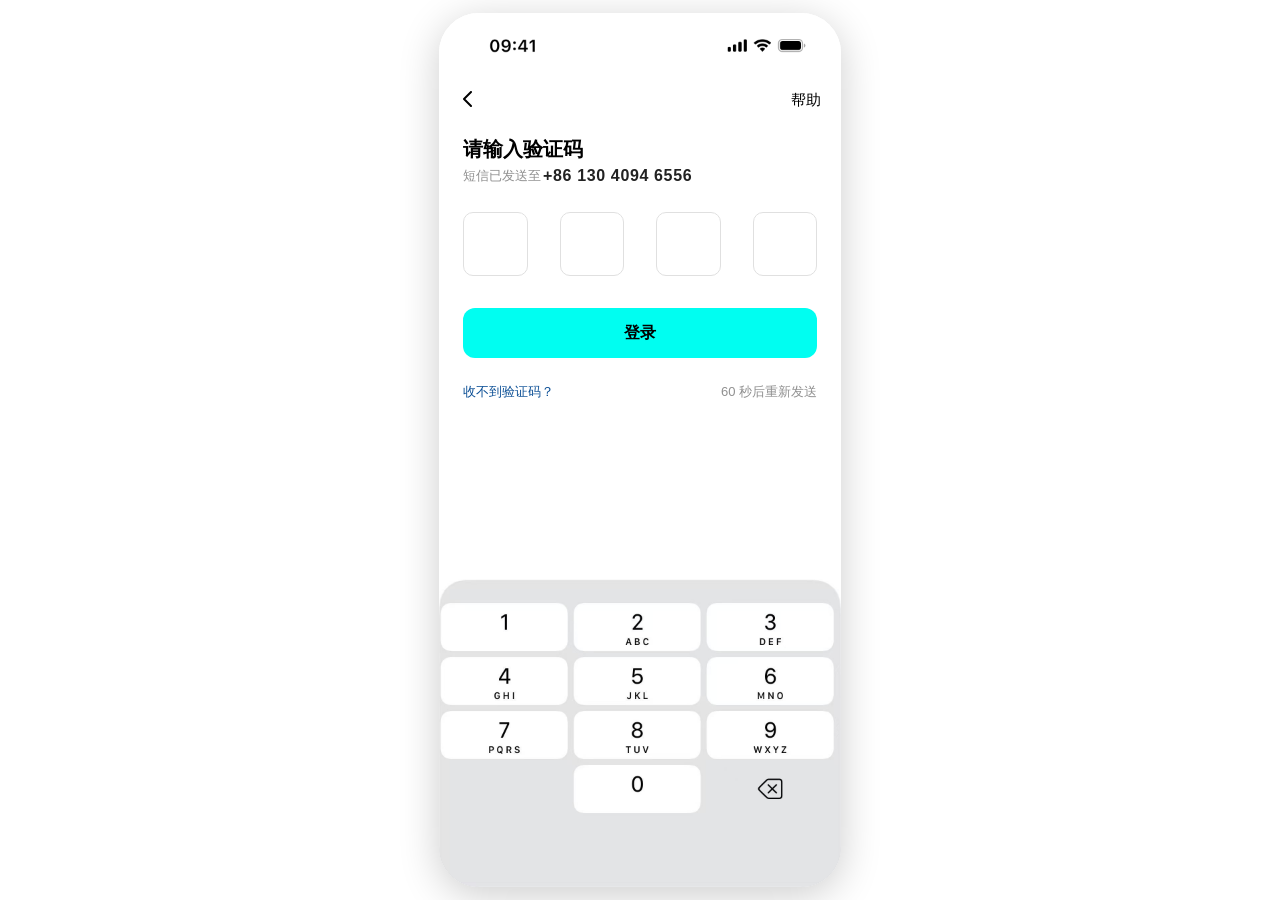
<file: pages/verify-code.html>
<!DOCTYPE html>
<html lang="zh-CN">
<head>
  <meta charset="UTF-8">
  <meta name="viewport" content="width=device-width, initial-scale=1.0, maximum-scale=1.0, user-scalable=no, viewport-fit=cover, interactive-widget=resizes-content">
  <title>输入验证码 - Vibe</title>
  <link rel="stylesheet" href="../css/base/variables.css">
  <link rel="stylesheet" href="../css/base/reset.css">
  <link rel="stylesheet" href="../css/base/typography.css">
  <link rel="stylesheet" href="../css/components/status-bar.css">
  <link rel="stylesheet" href="../css/components/auth-nav-help.css">
  <link rel="stylesheet" href="../css/pages/auth.css">
  <style>
    /* Figma 385:10190 — 输入验证码 */
    .auth-page {
      background: #fff;
      position: relative;
      display: flex;
      flex-direction: column;
      height: 100%;
      min-height: 0;
      overflow-x: hidden;
      overflow-y: hidden;
      font-family: "PingFang SC", -apple-system, "Helvetica Neue", sans-serif;
    }
    .auth-content {
      padding: 16px 24px 0;
      flex: 1 1 auto;
      min-height: 0;
    }
    /* 385:10202 */
    .verify-title {
      font-size: 20px;
      font-weight: 600;
      line-height: 28px;
      letter-spacing: 0;
      color: #000000;
      margin: 0 0 2px;
    }
    /* Frame 986：短信已发送至 + 号码同一行，间距 2 */
    .verify-sms-row {
      display: flex;
      flex-direction: row;
      align-items: center;
      flex-wrap: wrap;
      gap: 2px;
      margin-bottom: 25px;
    }
    .verify-sms-row__label {
      font-size: 13px;
      font-weight: 500;
      line-height: 18.2px;
      color: rgba(34, 34, 34, 0.5);
    }
    .verify-sms-row__phone {
      font-size: 16px;
      font-weight: 600;
      line-height: 22.4px;
      letter-spacing: 0.04em;
      color: #222222;
    }
    /* Frame 988：四格间距 32 */
    .verify-code-boxes {
      display: flex;
      flex-direction: row;
      align-items: stretch;
      gap: 32px;
      margin-bottom: 0;
    }
    .verify-code-box {
      flex: 1;
      min-width: 0;
      height: 64px;
      box-sizing: border-box;
      border: 1.5px solid #e0e0e0;
      border-radius: 10px;
      text-align: center;
      font-family: inherit;
      font-size: 28px;
      font-weight: 600;
      color: #222222;
      outline: none;
      background: #fff;
      padding: 0;
      -webkit-tap-highlight-color: transparent;
    }
    .verify-code-box:focus {
      border-color: var(--c-primary);
    }
    /* 与 OTP 区块间距 32 */
    .verify-submit {
      width: 100%;
      height: 50px;
      margin-top: 32px;
      margin-bottom: 0;
      border: none;
      border-radius: 12px;
      background: var(--c-primary);
      font-family: inherit;
      font-size: 16px;
      font-weight: 600;
      line-height: 22.4px;
      color: #000000;
      cursor: pointer;
      -webkit-tap-highlight-color: transparent;
    }
    .verify-submit:active {
      opacity: 0.92;
    }
    /* 与主按钮间距 25 */
    .verify-resend-row {
      display: flex;
      flex-direction: row;
      align-items: center;
      justify-content: space-between;
      margin-top: 25px;
      font-size: 13px;
      font-weight: 400;
      line-height: 18.2px;
    }
    .verify-resend-row__help {
      color: #0d5096;
      cursor: pointer;
    }
    .verify-resend-row__timer {
      color: rgba(34, 34, 34, 0.5);
    }
    .verify-resend-row__timer--ready {
      color: #0d5096;
      cursor: pointer;
    }
    .verify-footer {
      margin-top: auto;
      flex-shrink: 0;
      width: 100%;
      padding-bottom: env(safe-area-inset-bottom, 0);
    }
    /* 与 phone-verify / phone-password：原键盘图 + 透明热区，高约 308 */
    .auth-keypad-wrap {
      position: relative;
      width: 100%;
      height: 308px;
      flex-shrink: 0;
      overflow: hidden;
      line-height: 0;
      background: #d1d2d6;
    }
    .auth-keypad-wrap__img {
      width: 100%;
      height: 100%;
      display: block;
      object-fit: cover;
      object-position: bottom center;
      pointer-events: none;
      user-select: none;
    }
    .auth-keypad-wrap__hits {
      position: absolute;
      inset: 0;
      display: grid;
      grid-template-columns: repeat(3, 1fr);
      grid-template-rows: repeat(4, 1fr);
      gap: 0;
      padding: 0;
      box-sizing: border-box;
    }
    .auth-keypad-hit {
      margin: 0;
      padding: 0;
      border: none;
      background: transparent;
      cursor: pointer;
      -webkit-tap-highlight-color: transparent;
      touch-action: manipulation;
    }
    .auth-keypad-hit:focus {
      outline: none;
    }
    .auth-keypad-hit-skip {
      pointer-events: none;
    }
  </style>
</head>
<body>
  <div class="phone-frame">
    <div class="page auth-page">

      <header class="page-header">
        <div class="status-bar status-bar--use-header-image">
          <span class="status-bar__time">09:41</span>
          <div class="status-bar__indicators">
            <svg width="19" height="12" viewBox="0 0 20 12" fill="none"><rect x="0" y="7" width="3" height="5" rx="0.5" fill="black"/><rect x="4.5" y="5" width="3" height="7" rx="0.5" fill="black"/><rect x="9" y="3" width="3" height="9" rx="0.5" fill="black"/><rect x="13.5" y="1" width="3" height="11" rx="0.5" fill="black"/></svg>
            <svg width="17" height="12" viewBox="0 0 17 12" fill="none"><circle cx="8.5" cy="10.5" r="1.5" fill="black"/><path d="M5 7.5C6.1 6.4 7.2 5.9 8.5 5.9s2.4 0.5 3.5 1.6" stroke="black" stroke-width="1.4" stroke-linecap="round" fill="none"/><path d="M2.5 5C4.3 3.2 6.3 2.3 8.5 2.3s4.2 0.9 6 2.7" stroke="black" stroke-width="1.4" stroke-linecap="round" fill="none"/></svg>
            <svg width="27" height="13" viewBox="0 0 27 13" fill="none"><rect x="0.5" y="0.5" width="22" height="12" rx="3.5" stroke="black" stroke-opacity="0.35"/><rect x="2" y="2" width="17" height="9" rx="2" fill="black"/><path d="M24 4v5a2.5 2.5 0 000-5z" fill="black" fill-opacity="0.4"/></svg>
          </div>
        </div>
        <div class="auth-nav">
          <button class="auth-nav__back" id="btn-back" type="button">
            <svg xmlns="http://www.w3.org/2000/svg" width="9" height="16" viewBox="0 0 9 16" fill="none" aria-hidden="true"><path d="M8 15L1 8L8 1" stroke="black" stroke-width="2" stroke-linecap="round" stroke-linejoin="round"/></svg>
          </button>
          <span class="auth-nav__help">帮助</span>
        </div>
      </header>

      <div class="auth-content">
        <h1 class="verify-title">请输入验证码</h1>
        <div class="verify-sms-row">
          <span class="verify-sms-row__label">短信已发送至</span>
          <span class="verify-sms-row__phone" id="verify-phone-display">+86 130 4094 6556</span>
        </div>

        <div class="verify-code-boxes" id="code-boxes">
          <input class="verify-code-box" type="text" maxlength="1" inputmode="none" pattern="[0-9]" autocomplete="one-time-code" aria-label="验证码第 1 位">
          <input class="verify-code-box" type="text" maxlength="1" inputmode="none" pattern="[0-9]" aria-label="验证码第 2 位">
          <input class="verify-code-box" type="text" maxlength="1" inputmode="none" pattern="[0-9]" aria-label="验证码第 3 位">
          <input class="verify-code-box" type="text" maxlength="1" inputmode="none" pattern="[0-9]" aria-label="验证码第 4 位">
        </div>

        <button class="verify-submit" id="btn-submit" type="button">登录</button>

        <div class="verify-resend-row">
          <span class="verify-resend-row__help" role="button" tabindex="0">收不到验证码？</span>
          <span class="verify-resend-row__timer" id="resend-timer" role="status">60 秒后重新发送</span>
        </div>
      </div>

      <div class="verify-footer">
        <div class="auth-keypad-wrap" id="verify-keypad">
          <img class="auth-keypad-wrap__img" data-asset="phone_verify_deco" src="" alt="">
          <div class="auth-keypad-wrap__hits" role="group" aria-label="数字键盘">
            <button type="button" class="auth-keypad-hit" data-digit="1" aria-label="1"></button>
            <button type="button" class="auth-keypad-hit" data-digit="2" aria-label="2"></button>
            <button type="button" class="auth-keypad-hit" data-digit="3" aria-label="3"></button>
            <button type="button" class="auth-keypad-hit" data-digit="4" aria-label="4"></button>
            <button type="button" class="auth-keypad-hit" data-digit="5" aria-label="5"></button>
            <button type="button" class="auth-keypad-hit" data-digit="6" aria-label="6"></button>
            <button type="button" class="auth-keypad-hit" data-digit="7" aria-label="7"></button>
            <button type="button" class="auth-keypad-hit" data-digit="8" aria-label="8"></button>
            <button type="button" class="auth-keypad-hit" data-digit="9" aria-label="9"></button>
            <span class="auth-keypad-hit-skip" aria-hidden="true"></span>
            <button type="button" class="auth-keypad-hit" data-digit="0" aria-label="0"></button>
            <button type="button" class="auth-keypad-hit" data-action="delete" aria-label="删除"></button>
          </div>
        </div>
      </div>

    </div>
  </div>

  <script src="../js/utils/auth.js"></script>
  <script src="../js/utils/assets.js"></script>
  <script src="../js/utils/router.js"></script>
  <script>
    window.populateAssets && window.populateAssets();

    function formatVerifyPhone(digits) {
      var d = (digits || '').replace(/\D/g, '').slice(0, 11);
      if (d.length !== 11) return '+86 130 4094 6556';
      return '+86 ' + d.slice(0, 3) + ' ' + d.slice(3, 7) + ' ' + d.slice(7, 11);
    }

    (function initPhoneDisplay() {
      var el = document.getElementById('verify-phone-display');
      var raw = '';
      try {
        raw = sessionStorage.getItem('vibe_verify_phone') || '';
      } catch (e) {}
      if (el) el.textContent = formatVerifyPhone(raw);
    })();

    var boxes = Array.from(document.querySelectorAll('.verify-code-box'));

    function tryCompleteCode() {
      if (boxes.every(function(b) { return b.value.length === 1; })) {
        Auth.setLoggedIn();
        Router.go('home.html');
      }
    }

    boxes.forEach(function(box, i) {
      box.addEventListener('input', function() {
        box.value = (box.value || '').replace(/\D/g, '').slice(0, 1);
        if (box.value.length === 1 && i < boxes.length - 1) {
          boxes[i + 1].focus();
        }
        tryCompleteCode();
      });
      box.addEventListener('keydown', function(e) {
        if (e.key === 'Backspace' && box.value === '' && i > 0) {
          boxes[i - 1].focus();
        }
      });
    });

    (function setupVerifyKeypad() {
      var pad = document.getElementById('verify-keypad');
      if (!pad || !boxes.length) return;

      function firstEmptyIndex() {
        for (var i = 0; i < boxes.length; i++) {
          if (!boxes[i].value) return i;
        }
        return -1;
      }

      function keypadDigit(d) {
        var ai = boxes.indexOf(document.activeElement);
        var i = ai >= 0 ? ai : firstEmptyIndex();
        if (i < 0) i = boxes.length - 1;
        var box = boxes[i];
        box.value = d;
        box.dispatchEvent(new Event('input', { bubbles: true }));
      }

      function keypadDelete() {
        var ai = boxes.indexOf(document.activeElement);
        if (ai < 0) {
          for (var j = boxes.length - 1; j >= 0; j--) {
            if (boxes[j].value) {
              boxes[j].value = '';
              boxes[j].focus();
              return;
            }
          }
          boxes[0].focus();
          return;
        }
        if (boxes[ai].value) {
          boxes[ai].value = '';
        } else if (ai > 0) {
          boxes[ai - 1].value = '';
          boxes[ai - 1].focus();
        }
      }

      pad.addEventListener('click', function(e) {
        var hit = e.target.closest('.auth-keypad-hit');
        if (!hit) return;
        e.preventDefault();
        if (hit.getAttribute('data-action') === 'delete') {
          keypadDelete();
          return;
        }
        var digit = hit.getAttribute('data-digit');
        if (digit != null && digit !== '') keypadDigit(digit);
      });
    })();

    document.getElementById('btn-back').addEventListener('click', function() { Router.back(); });
    document.getElementById('btn-submit').addEventListener('click', function() {
      Auth.setLoggedIn();
      Router.go('home.html');
    });

    var RESEND_COOLDOWN_SEC = 60;
    var seconds = RESEND_COOLDOWN_SEC;
    var timerEl = document.getElementById('resend-timer');
    var timerId = null;

    function countdownLabel(s) {
      return s + ' 秒后重新发送';
    }

    function setResendReady(ready) {
      if (!timerEl) return;
      if (ready) {
        timerEl.textContent = '重新发送';
        timerEl.classList.add('verify-resend-row__timer--ready');
        timerEl.setAttribute('role', 'button');
        timerEl.setAttribute('tabindex', '0');
      } else {
        timerEl.classList.remove('verify-resend-row__timer--ready');
        timerEl.setAttribute('role', 'status');
        timerEl.removeAttribute('tabindex');
      }
    }

    function startResendCooldown() {
      if (timerId) clearInterval(timerId);
      seconds = RESEND_COOLDOWN_SEC;
      setResendReady(false);
      timerEl.textContent = countdownLabel(seconds);
      timerId = setInterval(function() {
        seconds--;
        if (seconds <= 0) {
          clearInterval(timerId);
          timerId = null;
          setResendReady(true);
        } else {
          timerEl.textContent = countdownLabel(seconds);
        }
      }, 1000);
    }

    if (timerEl) {
      timerEl.addEventListener('click', function() {
        if (seconds > 0) return;
        startResendCooldown();
      });
      timerEl.addEventListener('keydown', function(e) {
        if (seconds > 0) return;
        if (e.key === 'Enter' || e.key === ' ') {
          e.preventDefault();
          startResendCooldown();
        }
      });
    }

    startResendCooldown();
  </script>
</body>
</html>
</file>
<file: css/base/variables.css>
:root {
  /* Brand colors */
  --c-primary: #00fef1;
  --c-primary-dark: #00d4cb;
  --c-bg: #ffffff;
  --c-bg-gray: #f7f7f7;

  /* Text */
  --c-dark: #222222;
  --c-text: rgba(34, 34, 34, 0.9);
  --c-text-sub: rgba(34, 34, 34, 0.8);
  --c-text-muted: rgba(34, 34, 34, 0.6);
  --c-text-gray: #8c8c8c;
  --c-text-placeholder: #c4c5c7;
  --c-link: #0d5096;
  --c-white: #ffffff;

  /* Overlays */
  --c-overlay: rgba(34, 34, 34, 0.45);

  /* Typography */
  --font-main: "PingFang SC", -apple-system, "Helvetica Neue", sans-serif;
  --font-display: "YouSheBiaoTiHei", "PingFang SC", sans-serif;
  --font-system: "SF Pro", -apple-system, sans-serif;

  /* Screen dimensions */
  --screen-w: 402px;
  --screen-h: 874px;
  --status-bar-h: 62px;
  --nav-bar-h: 82.872px;

  /* Spacing */
  --page-side: 16px;

  /* Border radius */
  --r-sm: 5px;
  --r-md: 8px;
  --r-lg: 12px;
  --r-xl: 22px;
  --r-full: 9999px;

  /* Shadows */
  --shadow-card: 0 2px 12px rgba(0, 0, 0, 0.08);
  --shadow-modal: 0 8px 40px rgba(0, 0, 0, 0.2);
}
</file>
<file: css/base/typography.css>
/* Put the font file at: assets/fonts/YouSheBiaoTiHei.TTF */
@font-face {
  font-family: "YouSheBiaoTiHei";
  src: url("../../assets/fonts/YouSheBiaoTiHei.TTF") format("truetype");
  font-weight: 400;
  font-style: normal;
  font-display: swap;
}

/* PingFang SC is pre-installed on macOS/iOS.
   On Windows/Android, the system sans-serif provides an acceptable fallback. */
</file>
<file: css/components/status-bar.css>
.status-bar.status-bar--image {
  display: flex !important;
  align-items: flex-start !important;
  justify-content: flex-start !important;
  padding: 0 !important;
  width: 100%;
  height: 62px !important;
  box-sizing: border-box;
  overflow: hidden;
}

.status-bar__header-image {
  width: 100%;
  height: 62px;
  object-fit: fill;
  display: block;
}

/* In native shell, let iOS draw realtime system status bar. */
.native-shell .status-bar {
  display: none !important;
}

.native-shell .page-header {
  padding-top: env(safe-area-inset-top, 0px);
  box-sizing: border-box;
}
</file>
<file: css/components/nav-bar.css>
.nav-bar {
  box-sizing: border-box;
  flex-shrink: 0;
  display: flex;
  width: 402px;
  max-width: 100%;
  height: calc(var(--nav-bar-h) + env(safe-area-inset-bottom));
  padding: 13px 27px calc(13px + env(safe-area-inset-bottom));
  justify-content: center;
  align-items: center;
  gap: 50px;
  background: var(--c-bg);
  position: relative;
  z-index: 10;
}

.nav-bar__item {
  display: flex;
  flex-direction: column;
  align-items: center;
  gap: 5px;
  flex: 0 0 auto;
  width: 24px;
  min-width: 24px;
  overflow: visible;
  cursor: pointer;
  -webkit-tap-highlight-color: transparent;
}

.nav-bar__icon-wrap {
  position: relative;
  width: 24px;
  height: 24px;
  display: flex;
  align-items: center;
  justify-content: center;
  isolation: isolate;
  overflow: visible;
}

/* Foreground icon layer (never affects layout). */
.nav-bar__icon-wrap > svg:not(.nav-bar__home-bg):not(.nav-bar__square-bg):not(.nav-bar__chat-bg):not(.nav-bar__profile-bg) {
  position: relative;
  z-index: 2;
  display: block;
  transform: none;
}

/* Square blob bg SVG (shown only when square is active) */
.nav-bar__square-bg {
  width: 20px;
  height: 18px;
}

.nav-bar__item[data-nav="square"].is-active .nav-bar__square-bg {
  opacity: 1;
}

/* Chat blob bg SVG (shown only when chat is active) */
.nav-bar__chat-bg {
  width: 18px;
  height: 19px;
}

.nav-bar__item[data-nav="chat"].is-active .nav-bar__chat-bg {
  opacity: 1;
}

/* Profile blob bg SVG (shown only when profile is active) */
.nav-bar__profile-bg {
  width: 18px;
  height: 18px;
}

.nav-bar__item[data-nav="profile"].is-active .nav-bar__profile-bg {
  opacity: 1;
}

/* Gradient house bg SVG (shown only when home is active) */
.nav-bar__home-bg {
  width: 17px;
  height: 18px;
}

/* Unified absolute-positioned color block layer. */
.nav-bar__home-bg,
.nav-bar__square-bg,
.nav-bar__chat-bg,
.nav-bar__profile-bg {
  position: absolute;
  top: 50%;
  left: 50%;
  transform: translate(calc(-50% + 1px), -50%);
  opacity: 0;
  z-index: 1;
  transition: opacity 0.2s;
  pointer-events: none;
}

.nav-bar__item[data-nav="home"].is-active .nav-bar__home-bg {
  opacity: 1;
}

/* Fine tune profile foreground icon to avoid visual clipping */
.nav-bar__item[data-nav="profile"] .nav-bar__icon-wrap > svg:not(.nav-bar__profile-bg) {
  transform: translateY(0.6px) scale(0.94);
  transform-origin: center center;
}

.nav-bar__label {
  font-family: var(--font-main);
  font-size: 10px;
  font-weight: 600;
  color: var(--c-dark);
  white-space: nowrap;
  text-align: center;
  line-height: 14px;
}

/* Center plus button */
.nav-bar__item--add {
  flex: 0 0 auto;
  width: 44px;
  min-width: 44px;
  gap: 0;
  padding-bottom: 10px;
}

.nav-bar__add-circle {
  width: 44px;
  height: 44px;
  background: var(--c-primary);
  border-radius: var(--r-full);
  display: flex;
  align-items: center;
  justify-content: center;
}

.nav-bar__add-circle svg {
  display: block;
  transform: none;
}

.nav-add-sheet {
  position: absolute;
  inset: 0;
  z-index: 1200;
  pointer-events: none;
}

.nav-add-sheet__mask {
  position: absolute;
  inset: 0;
  background: rgba(0, 0, 0, 0.35);
  opacity: 0;
  transition: opacity 0.2s ease;
}

.nav-add-sheet__panel {
  position: absolute;
  left: 0;
  right: 0;
  bottom: 0;
  width: 100%;
  background: #fff;
  border-radius: 18px 18px 0 0;
  transform: translateY(100%);
  transition: transform 0.24s ease;
  overflow: hidden;
}

.nav-add-sheet.is-open {
  pointer-events: auto;
}

.nav-add-sheet.is-open .nav-add-sheet__mask {
  opacity: 1;
}

.nav-add-sheet.is-open .nav-add-sheet__panel {
  transform: translateY(0);
}

.nav-add-sheet__action,
.nav-add-sheet__cancel {
  width: 100%;
  border: none;
  background: #fff;
  cursor: pointer;
  font-family: var(--font-main);
  color: #222;
}

.nav-add-sheet__action {
  min-height: 68px;
  padding: 10px 20px;
  border-bottom: 1px solid #f2f2f2;
  font-size: 18px;
  font-weight: 400;
  line-height: 1.15;
  display: flex;
  align-items: center;
  justify-content: center;
}

.nav-add-sheet__action--camera {
  min-height: 68px;
  flex-direction: column;
  gap: 3px;
}

.nav-add-sheet__title {
  font-size: 18px;
  line-height: 1;
  font-weight: 400;
}

.nav-add-sheet__desc {
  font-size: 13px;
  line-height: 1;
  color: #999;
  font-weight: 400;
}

.nav-add-sheet__cancel {
  min-height: 72px;
  font-size: 18px;
  font-weight: 400;
  border-top: 8px solid #f6f6f6;
}
</file>
<file: css/components/button.css>
.btn {
  display: inline-flex;
  align-items: center;
  justify-content: center;
  border-radius: var(--r-md);
  font-family: var(--font-main);
  cursor: pointer;
  -webkit-tap-highlight-color: transparent;
  transition: opacity 0.15s;
}

.btn:active {
  opacity: 0.8;
}

/* Primary — teal fill */
.btn--primary {
  background: var(--c-primary);
  color: var(--c-dark);
  font-size: 16px;
  font-weight: 600;
  height: 50px;
  width: 353px;
  border-radius: var(--r-lg);
}

/* Secondary — gray fill */
.btn--secondary {
  background: var(--c-bg-gray);
  color: var(--c-dark);
  font-size: 14px;
  font-weight: 500;
}

/* Small tag button (约玩/加入) */
.btn--tag {
  background: var(--c-primary);
  color: rgba(34, 34, 34, 0.9);
  font-size: 11px;
  font-weight: 600;
  padding: 5px 10px;
  border-radius: var(--r-full);
}

/* Dark tag button (留言) */
.btn--tag-dark {
  background: var(--c-dark);
  color: var(--c-primary);
  font-size: 11px;
  font-weight: 500;
  padding: 5px 10px;
  border-radius: var(--r-full);
}

/* Social login icon button */
.btn--social {
  width: 47px;
  height: 47px;
  border-radius: var(--r-full);
  background: var(--c-bg-gray);
  display: flex;
  align-items: center;
  justify-content: center;
}
</file>
<file: css/components/modal.css>
/* Overlay backdrop */
.modal-backdrop {
  position: absolute;
  inset: 0;
  background: var(--c-overlay);
  z-index: 100;
}

/* Modal box */
.modal {
  position: absolute;
  top: 50%;
  left: 50%;
  transform: translate(-50%, -50%);
  background: var(--c-bg);
  border-radius: 10px;
  padding: 24px 20px 15px;
  width: 327px;
  display: flex;
  flex-direction: column;
  align-items: center;
  gap: 23px;
  z-index: 101;
  box-shadow: var(--shadow-modal);
}

.modal__title {
  font-size: 18px;
  font-weight: 600;
  color: var(--c-dark);
}

.modal__body {
  display: flex;
  gap: 4px;
  align-items: center;
  flex-wrap: wrap;
  justify-content: center;
  font-size: 16px;
}

.modal__actions {
  display: flex;
  gap: 11px;
  align-items: center;
}

.modal__btn {
  width: 138px;
  height: 43px;
  border-radius: var(--r-md);
  font-family: var(--font-main);
  font-size: 14px;
  cursor: pointer;
  display: flex;
  align-items: center;
  justify-content: center;
  -webkit-tap-highlight-color: transparent;
}

.modal__btn--cancel {
  background: var(--c-bg-gray);
  color: var(--c-dark);
  font-weight: 500;
}

.modal__btn--confirm {
  background: var(--c-primary);
  color: var(--c-dark);
  font-weight: 600;
}
</file>
<file: css/components/auth-nav-help.css>
/* 登录页图一「帮助」：黑色、常规、15/21、苹方（auth 顶栏与 .login-help a 共用） */
.auth-page .auth-nav__help,
.login-help a {
  font-family: "PingFang SC", -apple-system, "Helvetica Neue", sans-serif;
  font-size: 15px;
  font-weight: 400;
  line-height: 21px;
  color: #000000;
  cursor: pointer;
}

.login-help a {
  text-decoration: none;
  -webkit-tap-highlight-color: transparent;
}
</file>
<file: css/pages/login.css>
.login-page {
  background: var(--c-bg);
}

.login-page .page-body {
  display: flex;
  flex-direction: column;
  justify-content: space-between;
  padding-bottom: 48px;
}

/* Help link top-right — 与上方（状态栏区域下沿 / page-body 顶）间隔 10px */
.login-help {
  display: flex;
  justify-content: flex-end;
  margin-top: 10px;
  padding: 0 16px 10px;
}

/* 文案样式见 components/auth-nav-help.css（与图一「帮助」一致） */

/* Brand block (logo + tagline) */
.login-brand {
  display: flex;
  flex-direction: column;
  align-items: flex-end;
  gap: 10px;
  width: 165px;
  margin: 80px auto 0;
}

.login-brand__logo {
  width: 100%;
  aspect-ratio: 496 / 150;
  object-fit: cover;
}

.login-brand__tagline {
  font-size: 16px;
  font-family: var(--font-main);
  font-weight: 400;
  color: rgba(34, 34, 34, 0.9);
  letter-spacing: 2.4px;
  width: 100%;
}

/* Login actions section */
.login-actions {
  display: flex;
  flex-direction: column;
  align-items: center;
  gap: 41px;
}

/* WeChat button */
.login-wechat {
  background: var(--c-primary);
  width: 353px;
  height: 50px;
  border-radius: var(--r-lg);
  display: flex;
  align-items: center;
  justify-content: center;
  gap: 11px;
  cursor: pointer;
  -webkit-tap-highlight-color: transparent;
  transition: opacity 0.15s;
}

.login-wechat:active { opacity: 0.85; }

.login-wechat__icon {
  width: 24px;
  height: 24px;
  object-fit: contain;
}

.login-wechat__text {
  font-size: 16px;
  font-weight: 600;
  color: var(--c-dark);
}

/* Social icons row */
.login-socials {
  display: flex;
  gap: 25px;
  justify-content: center;
  align-items: center;
}

/* Terms row */
.login-terms {
  display: flex;
  align-items: center;
  justify-content: center;
  gap: 4px;
  flex-wrap: wrap;
}

.login-terms__checkbox {
  width: 11px;
  height: 11px;
  cursor: pointer;
  flex-shrink: 0;
}

.login-terms__native-checkbox {
  display: none;
}

.login-terms__toggle {
  border: none;
  background: transparent;
  padding: 0;
  margin: 0;
  line-height: 0;
  display: inline-flex;
  align-items: center;
  justify-content: center;
  cursor: pointer;
}

.login-terms__text {
  font-size: 11px;
  font-weight: 500;
  color: var(--c-text-gray);
}

.login-terms__link {
  font-size: 11px;
  font-weight: 500;
  color: var(--c-link);
  cursor: pointer;
}
</file>
<file: css/pages/hint.css>
/* hint.html shares most styles with login.html */
/* Overlay + modal 挂在 .phone-frame 下（见 hint.html），相对机壳铺满含顶栏 */
.hint-overlay {
  position: absolute;
  inset: 0;
  background: var(--c-overlay);
  z-index: 100;
  border-radius: inherit;
}

.phone-frame > .page.login-page {
  position: relative;
  z-index: 0;
}
</file>
<file: css/components/card.css>
/* Party card used in 发现派对 section */
.party-card {
  width: 187px;
  flex-shrink: 0;
  display: flex;
  flex-direction: column;
}

.party-card__image-wrap {
  position: relative;
  width: 187px;
  height: 142px;
  overflow: hidden;
  border-radius: 5px 5px 0 0;
}

.party-card__image-wrap img {
  width: 100%;
  height: 100%;
  object-fit: cover;
}

.party-card__gradient {
  position: absolute;
  bottom: 0;
  left: 0;
  right: 0;
  height: 60px;
  background: linear-gradient(to bottom, rgba(34, 34, 34, 0) 5%, rgba(34, 34, 34, 0.5) 98%);
  pointer-events: none;
}

.party-card__stats {
  position: absolute;
  bottom: 6px;
  left: 6px;
  right: 8px;
  display: flex;
  align-items: center;
  justify-content: space-between;
}

.party-card__stat {
  display: flex;
  align-items: center;
  gap: 3px;
}

.party-card__stat-num {
  font-size: 10px;
  color: white;
  font-family: "PingFang SC";
  font-style: normal;
  font-weight: 400;
  line-height: normal;
  letter-spacing: -0.5px;
}

.party-card__tag {
  color: #fff;
  text-align: center;
  font-family: "PingFang SC";
  font-size: 10px;
  font-style: normal;
  font-weight: 400;
  line-height: normal;
}

.party-card__info {
  background: var(--c-bg);
  padding: 6px 4px 6px 10px;
  border-radius: 0 0 5px 5px;
  display: grid;
  grid-template-columns: 30px 1fr auto;
  grid-template-rows: auto auto;
  column-gap: 5px;
  row-gap: 0;
  align-items: center;
}

.party-card__host {
  display: contents;
}

.party-card__host-avatar {
  grid-column: 1;
  grid-row: 1 / 3;
  width: 30px;
  height: 30px;
  border-radius: var(--r-full);
  object-fit: cover;
  flex-shrink: 0;
  align-self: center;
}

.party-card__host-info {
  display: contents;
}

.party-card__title {
  grid-column: 2 / 4;
  grid-row: 1;
  align-self: stretch;
  font-size: 13px;
  font-style: normal;
  font-weight: 400;
  line-height: normal;
  color: #000;
  font-family: "PingFang SC";
  white-space: nowrap;
  overflow: hidden;
  text-overflow: ellipsis;
}

.party-card__username {
  grid-column: 2;
  grid-row: 2;
  align-self: center;
  font-size: 12px;
  color: var(--c-text-muted);
  font-family: "PingFang SC";
  font-style: normal;
  font-weight: 400;
  line-height: normal;
  white-space: nowrap;
}

.party-card__more {
  grid-column: 3;
  grid-row: 2;
  align-self: center;
  width: 12px;
  height: 12px;
  flex-shrink: 0;
  opacity: 0.6;
}

.party-card__thumb-icon {
  width: 12.082px;
  height: 11.491px;
  display: block;
  flex-shrink: 0;
}

.party-card__eye-icon {
  width: 20px;
  height: 20px;
  display: block;
  flex-shrink: 0;
}
</file>
<file: css/components/input.css>
.input-field {
  width: 100%;
  height: 50px;
  background: var(--c-bg-gray);
  border: none;
  border-radius: var(--r-md);
  padding: 0 16px;
  font-family: var(--font-main);
  font-size: 15px;
  color: var(--c-dark);
  outline: none;
}

.input-field::placeholder {
  color: var(--c-text-placeholder);
}

.input-field:focus {
  background: #efefef;
}

.input-wrap {
  position: relative;
  width: 100%;
}

.input-wrap .input-action {
  position: absolute;
  right: 16px;
  top: 50%;
  transform: translateY(-50%);
  font-size: 14px;
  color: var(--c-primary-dark);
  font-weight: 500;
  cursor: pointer;
}

/* Search bar in home header */
.search-bar {
  display: flex;
  align-items: center;
  justify-content: space-between;
  background: var(--c-bg-gray);
  border-radius: var(--r-full);
  padding: 4px 12px;
  flex: 1;
}

.search-bar__placeholder {
  font-size: 15px;
  color: var(--c-text-placeholder);
  font-family: var(--font-main);
}
</file>
<file: css/components/avatar.css>
/* Friend avatar with online status dot */
.avatar {
  position: relative;
  flex-shrink: 0;
}

.avatar__img {
  width: 52px;
  height: 52px;
  border-radius: var(--r-full);
  object-fit: cover;
  display: block;
}

.avatar__status {
  position: absolute;
  bottom: 0;
  right: 0;
  width: 12px;
  height: 12px;
  border-radius: var(--r-full);
  border: 2px solid var(--c-bg);
}

.avatar__status--online {
  background: #4ade80;
}

.avatar__status--gaming {
  background: #38bdf8;
}

.avatar__status--offline {
  display: none;
}

/* Small round host avatar in card */
.avatar--sm .avatar__img {
  width: 30px;
  height: 30px;
}
</file>
<file: css/pages/home.css>
.home-page {
  background: #ffffff;
}

.home-page .page-body {
  background: linear-gradient(
    180deg,
    rgba(255, 255, 255, 0.15) 8%,
    rgba(255, 255, 255, 0.35) 20%,
    rgba(252, 252, 252, 0.7) 60%,
    #fafafa 100%
  );
}

.home-page .nav-bar {
  background: #fafafa;
  border-top: none !important;
  box-shadow: none !important;
  margin-top: -2px;
  outline: none !important;
}

.home-page .nav-bar::before,
.home-page .nav-bar::after {
  content: none !important;
  display: none !important;
}


/* App header (below status bar) */
.app-header {
  display: flex;
  width: 362.35px;
  justify-content: space-between;
  align-items: center;
  padding: 0 0 12px;
  margin: 0 auto;
}

.app-header__logo {
  height: 29px;
  width: auto;
  object-fit: contain;
  flex-shrink: 0;
}

/* Section heading shared style */
.section-heading {
  display: flex;
  align-items: center;
  justify-content: space-between;
  margin-bottom: 16px;
}

.section-heading__title {
  display: flex;
  align-items: center;
  gap: 4px;
  position: relative;
}

.section-heading__title-image {
  width: 76.43px;
  height: 23px;
  display: block;
  object-fit: fill;
}

.section-heading__title-text {
  font-family: var(--font-display);
  font-size: 18px;
  font-weight: 400;
  color: var(--c-dark);
  position: relative;
  z-index: 1;
}

.section-heading__star {
  width: 5px;
  height: 5px;
  background: var(--c-primary);
  border-radius: 1px;
  transform: rotate(45deg);
  margin-bottom: 4px;
}

.section-heading__more {
  display: flex;
  align-items: center;
  gap: 2px;
  font-size: 13px;
  font-weight: 600;
  color: var(--c-dark);
  cursor: pointer;
}

.section-heading__more svg {
  display: block;
}

/* ---- 好友在玩 section ---- */
.friends-section {
  padding: 0 16px 0 16px;
  margin-bottom: 11px;
}

.friends-scroll {
  display: flex;
  align-items: flex-start;
  column-gap: 32px;
  row-gap: 0;
  overflow-x: auto;
  -webkit-overflow-scrolling: touch;
  padding-bottom: 4px;
}

.friends-scroll::-webkit-scrollbar { display: none; }

.friend-card {
  display: flex;
  flex-direction: column;
  align-items: center;
  gap: 4px;
  flex-shrink: 0;
}

.friends-section .btn--tag,
.friends-section .btn--tag-dark {
  display: flex;
  padding: 5px 9px 5px 10px;
  flex-direction: column;
  align-items: flex-start;
  gap: 10px;
}

.friend-card__avatar-wrap {
  position: relative;
}

.friend-card__avatar {
  width: 52px;
  height: 52px;
  border-radius: var(--r-full);
  object-fit: cover;
}

.friend-card__status-dot {
  position: absolute;
  bottom: 0;
  right: 0;
  width: 12px;
  height: 12px;
  border-radius: var(--r-full);
  border: 2px solid var(--c-bg);
}

.friend-card__name-row {
  display: flex;
  align-items: center;
  gap: 1px;
}

.friend-card__name {
  font-size: 13px;
  font-weight: 500;
  color: var(--c-dark);
  white-space: nowrap;
}

.friend-card__gender {
  width: 12px;
  height: 12px;
  flex-shrink: 0;
  display: block;
  object-fit: contain;
}

.friend-card__game-row {
  display: flex;
  align-items: center;
  gap: 1px;
}

.friend-card__game-icon {
  width: 13px;
  height: 12px;
  flex-shrink: 0;
}

.friend-card__game-name {
  font-size: 11px;
  font-weight: 500;
  color: rgba(34, 34, 34, 0.8);
  white-space: nowrap;
}

/* ---- 游戏推荐 section ---- */
.games-section {
  padding: 0 16px;
  margin-bottom: 16px;
}

.game-cards-grid {
  position: relative;
  width: 369.64px;
  height: 179.11px;
}

.game-card {
  position: absolute;
  overflow: hidden;
  cursor: pointer;
  -webkit-tap-highlight-color: transparent;
  border: none;
  padding: 0;
  background: transparent;
}

/* 你画我猜 spans 2 rows */
.game-card--doodle {
  left: 0;
  top: 0;
  width: 190.51px;
  height: 179.11px;
  border-radius: 8px 0 0 8px;
  overflow: hidden;
}

/* 拆弹蛙 top-right */
.game-card--bomb {
  left: 191.97px;
  top: 0;
  height: 94.45px;
  width: 177.53px;
  border-radius: 0 8px 0 0;
  overflow: hidden;
}

/* 合成大西瓜 bottom-right */
.game-card--watermelon {
  left: 179.18px;
  top: 107.22px;
  height: 70.89px;
  width: 190.46px;
  border-radius: 0 0 8px 0;
  overflow: hidden;
}

.game-card__full-image {
  width: 100%;
  height: 100%;
  display: block;
  object-fit: cover;
}

.game-card__bg {
  position: absolute;
  inset: 0;
  width: 100%;
  height: 100%;
  object-fit: cover;
}

.game-card__art {
  position: absolute;
  inset: 0;
  width: 100%;
  height: 100%;
  object-fit: cover;
  mix-blend-mode: multiply;
}

.game-card__info {
  position: absolute;
  top: 0;
  left: 0;
  padding: 10px 14px;
  z-index: 1;
}

.game-card__players {
  font-size: 10px;
  font-weight: 600;
  color: rgba(34, 34, 34, 0.9);
  margin-bottom: 2px;
}

.game-card__title {
  font-family: var(--font-display);
  font-size: 22px;
  color: #222;
}

/* ---- 发现派对 section ---- */
.parties-section {
  padding: 0 16px;
  margin-bottom: 24px;
  position: relative;
  z-index: 0;
}

.parties-section::before {
  content: none;
  position: absolute;
  left: 0;
  top: 120px;
  width: 100%;
  height: calc(100% - 120px);
  background: linear-gradient(180deg, rgba(241, 241, 243, 0) 11.8237%, #f1f1f3 100%);
  pointer-events: none;
  z-index: 0;
}

.parties-grid {
  display: grid;
  grid-template-columns: repeat(2, minmax(0, 1fr));
  column-gap: 8px;
  row-gap: 12px;
}

.parties-section .section-heading,
.parties-section .parties-grid {
  position: relative;
  z-index: 1;
}

.parties-section .party-card {
  width: 100%;
  min-width: 0;
}

.parties-section .party-card__image-wrap {
  width: 100%;
}

/* Home background gradient bottom decoration */
.home-bg-deco {
  position: absolute;
  bottom: 0;
  left: 0;
  width: 100%;
  height: 350px;
  pointer-events: none;
  z-index: 0;
}
</file>
<file: css/pages/auth.css>
/* Shared styles for phone-verify, verify-code, phone-password */
.auth-page .page-body {
  display: flex;
  flex-direction: column;
  padding: 24px var(--page-side) 40px;
}

.auth-back {
  display: flex;
  align-items: center;
  gap: 8px;
  margin-bottom: 32px;
  cursor: pointer;
  font-size: 15px;
  color: var(--c-dark);
}

.auth-title {
  font-size: 24px;
  font-weight: 600;
  color: var(--c-dark);
  margin-bottom: 8px;
}

.auth-subtitle {
  font-size: 14px;
  color: var(--c-text-muted);
  margin-bottom: 32px;
  line-height: 1.5;
}

.auth-form {
  display: flex;
  flex-direction: column;
  gap: 16px;
}

.auth-submit {
  margin-top: 8px;
  background: var(--c-primary);
  border-radius: var(--r-md);
  height: 50px;
  font-size: 16px;
  font-weight: 600;
  color: var(--c-dark);
  display: flex;
  align-items: center;
  justify-content: center;
  cursor: pointer;
  -webkit-tap-highlight-color: transparent;
  transition: opacity 0.15s;
}

.auth-submit:active { opacity: 0.8; }

.auth-footer {
  margin-top: 20px;
  text-align: center;
  font-size: 13px;
  color: var(--c-text-muted);
}

.auth-footer a {
  color: var(--c-link);
  cursor: pointer;
}

/* Verify code digit inputs */
.code-inputs {
  display: flex;
  gap: 12px;
  justify-content: center;
  margin: 32px 0;
}

.code-input {
  width: 50px;
  height: 56px;
  background: var(--c-bg-gray);
  border: none;
  border-radius: var(--r-md);
  text-align: center;
  font-size: 24px;
  font-weight: 600;
  color: var(--c-dark);
  outline: none;
}

.code-input:focus {
  border: 2px solid var(--c-primary);
  background: var(--c-bg);
}

/* 顶栏：左侧略收紧，返回按钮略缩小，减轻箭头左右留白感 */
.auth-page .auth-nav {
  display: flex;
  align-items: center;
  justify-content: space-between;
  padding: 8px 20px 4px 12px;
}

.auth-page .auth-nav__back {
  width: 32px;
  height: 32px;
  display: flex;
  align-items: center;
  justify-content: center;
  cursor: pointer;
  background: none;
  border: none;
  padding: 0;
  -webkit-tap-highlight-color: transparent;
}
</file>
<file: css/components/more-arrow.css>
.more-arrow {
  width: 8px;
  height: 14px;
  color: #8d8e90;
  flex-shrink: 0;
  display: inline-block;
}

.more-arrow path {
  stroke: currentColor;
  stroke-width: 2;
  stroke-linecap: round;
  stroke-linejoin: round;
}
</file>
<file: css/pages/publish.css>
.publish-page {
  background: #fff;
}

.publish-topbar {
  height: 44px;
  display: flex;
  align-items: center;
  padding: 0 16px;
}

.publish-topbar__back {
  display: inline-flex;
  align-items: center;
  justify-content: center;
}

.publish-body {
  background: #fff;
  padding-bottom: 130px;
}

.publish-editor {
  padding: 10px 16px 0;
}

.publish-cover {
  position: relative;
  overflow: hidden;
  width: 80px;
  height: 80px;
  border-radius: 12px;
  background: #f7f7f8;
  display: inline-flex;
  align-items: center;
  justify-content: center;
  margin-bottom: 16px;
}

.publish-cover__image {
  position: absolute;
  inset: 0;
  width: 100%;
  height: 100%;
  object-fit: cover;
  object-position: center;
  display: block;
}

.publish-cover__image[hidden] {
  display: none;
}

.publish-cover__plus {
  position: relative;
  width: 24px;
  height: 24px;
  display: inline-block;
  z-index: 1;
}

.publish-cover__plus::before,
.publish-cover__plus::after {
  content: "";
  position: absolute;
  left: 50%;
  top: 50%;
  background: #d1d2d4;
  transform: translate(-50%, -50%);
  border-radius: 1px;
}

.publish-cover__plus::before {
  width: 16px;
  height: 1px;
}

.publish-cover__plus::after {
  width: 1px;
  height: 16px;
}

.publish-title {
  display: block;
  width: 100%;
  border: none;
  outline: none;
  font-size: 18px;
  font-weight: 500;
  line-height: 1.4;
  letter-spacing: 0;
  color: #222222;
  margin-bottom: 14px;
}

.publish-content {
  width: 100%;
  min-height: 110px;
  border: none;
  outline: none;
  resize: none;
  font-family: "PingFang SC", -apple-system, "Helvetica Neue", sans-serif;
  font-size: 16px;
  font-weight: 500;
  line-height: 1.5;
  letter-spacing: 0;
  color: #222222;
}

.publish-title::placeholder,
.publish-content::placeholder {
  color: rgba(34, 34, 34, 0.3);
}

.publish-section {
  margin-top: 16px;
  padding: 0 16px;
}

.publish-row {
  width: 100%;
  min-height: 48px;
  display: flex;
  align-items: center;
  justify-content: space-between;
}

.publish-row__left {
  display: flex;
  align-items: center;
  gap: 8px;
  font-size: 14px;
  font-weight: 600;
  line-height: 1.4;
  letter-spacing: 0;
  color: #222222;
}

.publish-tags {
  display: flex;
  gap: 8px;
  padding: 12px 0 16px;
}

.publish-tags button {
  padding: 5px 14px;
  border-radius: 999px;
  background: #f5f6f8;
  color: #1f2023;
  font-size: 13px;
}

.publish-section--rows {
  margin-top: 8px;
  border-top: none;
}

.publish-section:first-of-type .publish-row {
  border-bottom: none;
}

.publish-gap-block {
  width: 100%;
  height: 4px;
  margin: 0;
  background: #f5f6f8;
  border-radius: 0;
}

.publish-section--rows .publish-gap-block {
  width: calc(100% + 32px);
  margin-left: -16px;
  margin-right: -16px;
}

.publish-footer {
  position: absolute;
  left: 0;
  right: 0;
  bottom: 0;
  display: flex;
  align-items: center;
  gap: 10px;
  padding: 14px 16px calc(14px + env(safe-area-inset-bottom));
  background: #fff;
  border-top: 1px solid #f2f2f2;
}

.publish-footer__draft,
.publish-footer__submit {
  height: 44px;
  border-radius: 999px;
  font-size: 17px;
  font-weight: 500;
}

.publish-footer__draft {
  width: 106px;
  border: 1px solid #e4e5e8;
  font-family: "PingFang SC", -apple-system, "Helvetica Neue", sans-serif;
  font-size: 16px;
  font-weight: 500;
  line-height: 1.4;
  letter-spacing: 0;
  color: #222222;
  background: #fff;
}

.publish-footer__submit {
  flex: 1;
  font-size: 16px;
  font-weight: 600;
  color: var(--c-dark);
  background: var(--c-primary);
}
</file>
<file: css/pages/splash.css>
.splash-page {
  background: var(--c-bg);
}

.splash-page .page-body {
  display: flex;
  align-items: center;
  justify-content: center;
}

.splash-brand {
  display: flex;
  flex-direction: column;
  align-items: flex-end;
  gap: 10px;
  width: 165px;
  margin-top: -40px; /* shift above center to match Figma top: ~173px */
}

.splash-brand__logo {
  width: 100%;
  aspect-ratio: 496 / 150;
  object-fit: cover;
}

.splash-brand__tagline {
  font-size: 16px;
  font-family: var(--font-main);
  font-weight: 400;
  color: rgba(34, 34, 34, 0.9);
  letter-spacing: 2.4px;
  width: 100%;
}
</file>
